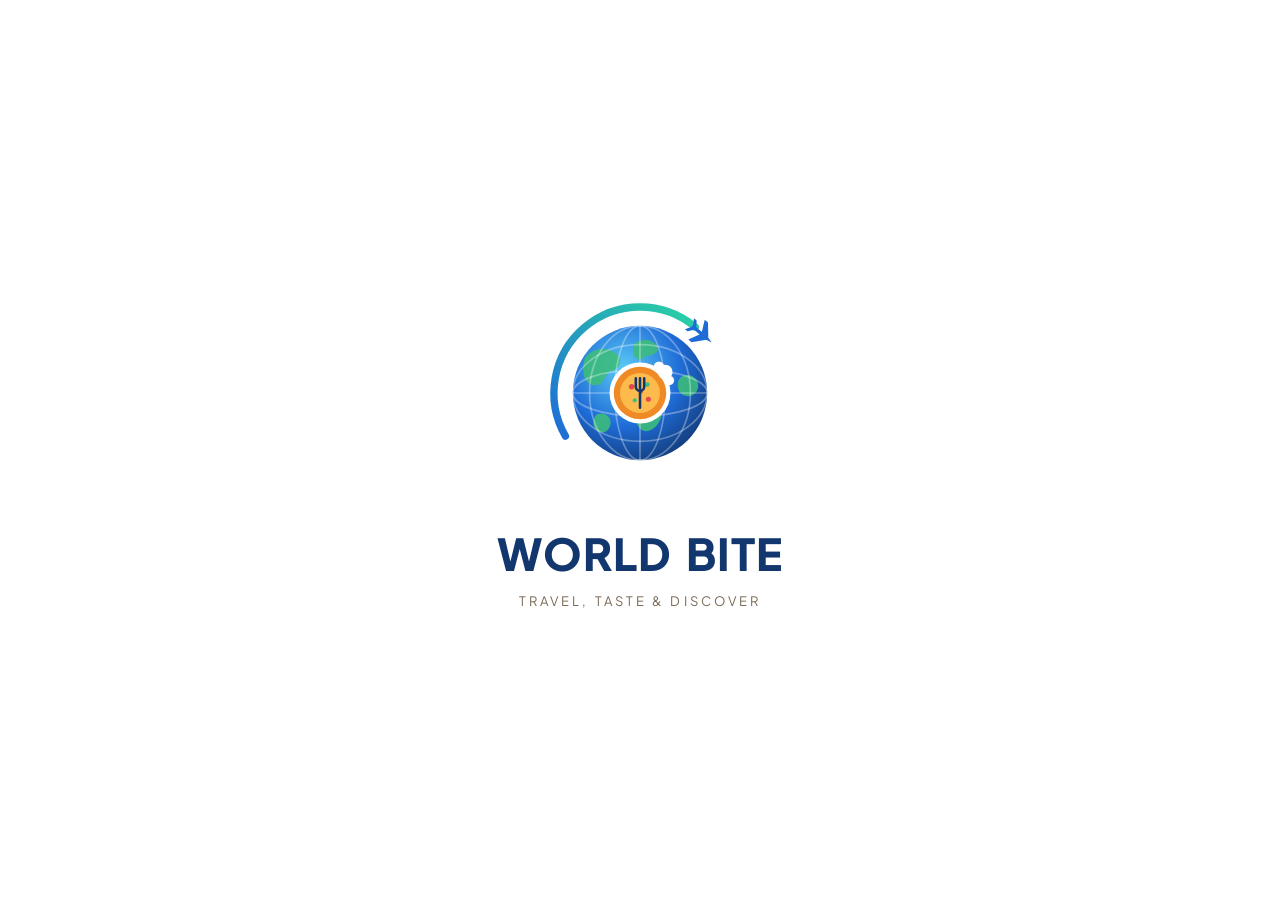
<file: app/src/main/assets/www/index.html>
<!DOCTYPE html>
<html lang="tr">
<head>
<meta charset="UTF-8">
<meta name="viewport" content="width=device-width, initial-scale=1, maximum-scale=1, viewport-fit=cover">
<meta name="theme-color" content="#ffffff">
<title>World Bite</title>
<link rel="preconnect" href="https://fonts.googleapis.com">
<link href="https://fonts.googleapis.com/css2?family=Plus+Jakarta+Sans:wght@400;500;600;700;800&display=swap" rel="stylesheet">
<link rel="stylesheet" href="lib/leaflet/leaflet.css">
<link rel="stylesheet" href="lib/maplibre/maplibre-gl.css">
<link rel="stylesheet" href="css/app.css">
</head>
<body>
<!-- 1. Splash: globe spins, plane orbits the other way, letters appear one by one (3 s) -->
<div id="splash" class="screen show">
  <div class="splash-logo" id="splashLogo"></div>
  <div class="splash-word" id="splashWord"></div>
  <div class="splash-tag" id="splashTag"></div>
</div>

<!-- 2. Onboarding -->
<div id="onboarding" class="screen"></div>

<!-- 3. Auth -->
<div id="auth" class="screen"></div>

<!-- 4. App -->
<div id="main" class="screen">
  <div id="views">
    <section class="view" id="v-explore"></section>
    <section class="view" id="v-travel"></section>
    <section class="view" id="v-pantry"></section>
    <section class="view" id="v-list"></section>
    <section class="view" id="v-settings"></section>
  </div>
  <nav id="tabbar"></nav>
</div>

<div id="overlays"></div>
<div id="sheet-wrap"><div id="sheet-bg"></div><div id="sheet"></div></div>
<div id="toast"></div>

<script src="lib/leaflet/leaflet.js"></script>
<script src="lib/maplibre/maplibre-gl.js"></script>
<script src="photos/photos.js"></script>
<script src="js/i18n.js"></script>
<script src="js/data.js"></script>
<script src="js/recipes.js"></script>
<script src="js/salads.js"></script>
<script src="js/sigrecipes.js"></script>
<script src="js/nutrition.js"></script>
<script src="js/ingredients.js"></script>
<script src="js/diet.js"></script>
<script src="js/sfx.js"></script>
<script src="js/voice.js"></script>
<script src="js/kitchen.js"></script>
<script src="js/planner.js"></script>
<script src="js/tips.js"></script>
<script src="js/cookflow.js"></script>
<script src="js/drinks.js"></script>
<script src="js/cities.js"></script>
<script src="js/characters.js"></script>
<script src="lib/topojson-client.min.js"></script>
<script src="js/worldmap.js"></script>
<script src="js/app.js"></script>
</body>
</html>
</file>
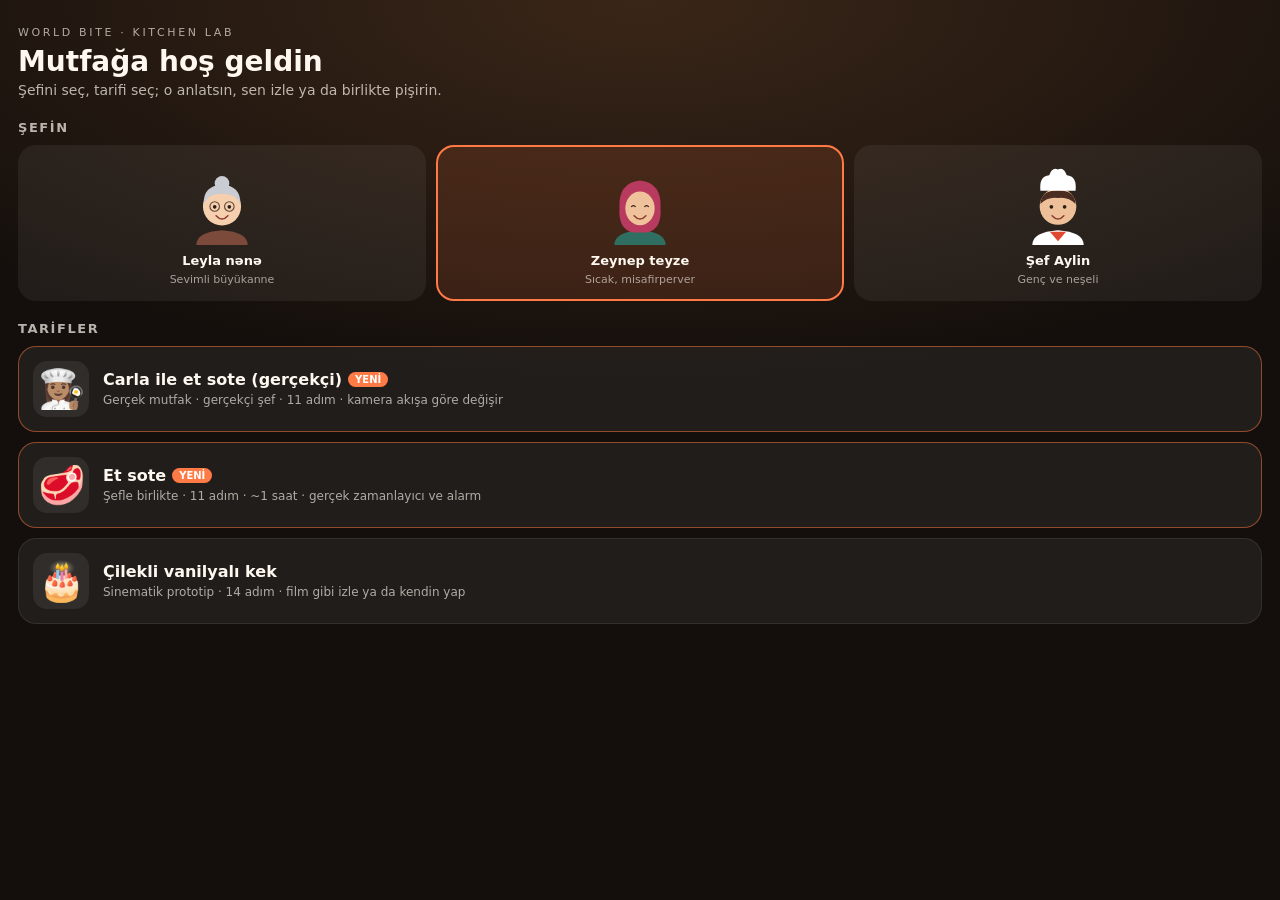
<file: kitchen-lab/app/src/main/assets/www/index.html>
<!DOCTYPE html>
<html lang="tr">
<head>
<meta charset="utf-8">
<meta name="viewport" content="width=device-width,initial-scale=1,maximum-scale=1,user-scalable=no,viewport-fit=cover">
<title>World Bite · Kitchen Lab</title>
<style>
*{box-sizing:border-box;margin:0;padding:0;-webkit-tap-highlight-color:transparent}
body{min-height:100vh;background:radial-gradient(120% 70% at 50% 0%,#3a2618 0%,#140f0c 60%);color:#fff8f0;font-family:system-ui,-apple-system,Roboto,sans-serif;padding:calc(env(safe-area-inset-top) + 26px) 18px 30px;user-select:none}
.k{font-size:11px;letter-spacing:.24em;opacity:.65}
h1{font-size:28px;margin:6px 0 4px;font-weight:800}
p.s{opacity:.7;font-size:14px;margin-bottom:22px}
h2{font-size:13px;letter-spacing:.12em;opacity:.7;margin:20px 0 10px;text-transform:uppercase}
.chefs{display:grid;grid-template-columns:repeat(3,1fr);gap:10px}
.chef{background:rgba(255,255,255,.06);border:2px solid transparent;border-radius:18px;padding:10px 6px 12px;text-align:center;transition:.2s}
.chef.on{border-color:#ff7a45;background:rgba(255,122,69,.14)}
.chef svg{width:74px;height:88px}
.chef b{display:block;font-size:13px;margin-top:4px}.chef small{font-size:11px;opacity:.6}
.card{display:flex;gap:14px;align-items:center;background:rgba(255,255,255,.06);border-radius:18px;padding:14px;margin-bottom:10px;border:1px solid rgba(255,255,255,.08)}
.card .e{font-size:38px;width:56px;height:56px;display:grid;place-items:center;background:rgba(255,255,255,.07);border-radius:14px}
.card b{font-size:16px}.card small{display:block;opacity:.65;font-size:12px;margin-top:3px;line-height:1.4}
.card.new{border-color:rgba(255,122,69,.5)}
.tag{font-size:10px;background:#ff7a45;color:#fff;padding:2px 7px;border-radius:99px;margin-left:6px;vertical-align:2px}
</style>
</head>
<body>
<div class="k">WORLD BITE · KITCHEN LAB</div>
<h1>Mutfağa hoş geldin</h1>
<p class="s">Şefini seç, tarifi seç; o anlatsın, sen izle ya da birlikte pişirin.</p>
<h2>Şefin</h2>
<div class="chefs" id="chefs"></div>
<h2>Tarifler</h2>
<div id="recipes"></div>
<script>
const CH=[['leyla','Leyla nənə','Sevimli büyükanne'],['zeynep','Zeynep teyze','Sıcak, misafirperver'],['aylin','Şef Aylin','Genç ve neşeli']];
const face={leyla:`<path d="M30 240 Q30 205 100 200 Q170 205 170 240 Z" fill="#7C4A3A"/><circle cx="100" cy="135" r="52" fill="#F5CFAE"/><path d="M50 130 Q48 78 100 76 Q152 78 150 130 Q140 100 100 100 Q60 100 50 130 Z" fill="#C9CCD3"/><circle cx="100" cy="72" r="20" fill="#C9CCD3"/><circle cx="80" cy="135" r="13" fill="none" stroke="#5B4636" stroke-width="3"/><circle cx="120" cy="135" r="13" fill="none" stroke="#5B4636" stroke-width="3"/><circle cx="80" cy="136" r="5" fill="#2B1D14"/><circle cx="120" cy="136" r="5" fill="#2B1D14"/>`,
aylin:`<path d="M30 240 Q30 205 100 200 Q170 205 170 240 Z" fill="#fff"/><path d="M78 204 L100 230 L122 204 Z" fill="#E0482F"/><circle cx="100" cy="135" r="50" fill="#EDC09A"/><path d="M52 128 Q54 92 100 90 Q146 92 148 128 Q128 108 100 112 Q72 108 52 128 Z" fill="#4A2C20"/><path d="M52 92 Q48 52 76 50 Q84 26 100 34 Q116 26 124 50 Q152 52 148 92 Z" fill="#fff"/><circle cx="82" cy="136" r="5" fill="#2B1D14"/><circle cx="118" cy="136" r="5" fill="#2B1D14"/>`,
zeynep:`<path d="M30 240 Q30 205 100 200 Q170 205 170 240 Z" fill="#2F6F62"/><path d="M44 140 Q40 70 100 64 Q160 70 156 140 Q160 196 120 206 L80 206 Q40 196 44 140 Z" fill="#B83A5E"/><ellipse cx="100" cy="140" rx="40" ry="46" fill="#EFC29C"/><path d="M76 136 Q82 129 88 136" fill="none" stroke="#2B1D14" stroke-width="3.5"/><path d="M112 136 Q118 129 124 136" fill="none" stroke="#2B1D14" stroke-width="3.5"/>`};
const mouth='<path d="M84 160 Q100 178 116 160" fill="none" stroke="#8A3B2E" stroke-width="4" stroke-linecap="round"/>';
let chef='zeynep'; try{chef=localStorage.getItem('lab_chef')||'zeynep'}catch(e){}
function drawChefs(){document.getElementById('chefs').innerHTML=CH.map(([id,n,t])=>`<div class="chef ${id===chef?'on':''}" data-id="${id}"><svg viewBox="0 0 200 240">${face[id]}${mouth}</svg><b>${n}</b><small>${t}</small></div>`).join('')}
drawChefs();
document.getElementById('chefs').onclick=e=>{const c=e.target.closest('.chef');if(!c)return;chef=c.dataset.id;try{localStorage.setItem('lab_chef',chef)}catch(e){}drawChefs()};
const R=[['chef.html?r=etsote&chef=carla','👩🏽‍🍳','Carla ile et sote (gerçekçi)','Gerçek mutfak · gerçekçi şef · 11 adım · kamera akışa göre değişir',true],['chef.html?r=etsote','🥩','Et sote','Şefle birlikte · 11 adım · ~1 saat · gerçek zamanlayıcı ve alarm',true],['cake.html','🎂','Çilekli vanilyalı kek','Sinematik prototip · 14 adım · film gibi izle ya da kendin yap']];
let PR=null;try{PR=JSON.parse(localStorage.getItem('lab_progress')||'null')}catch(e){}
const TM=(()=>{try{return JSON.parse(localStorage.getItem('lab_timers')||'[]').filter(t=>!t.dismissed)}catch(e){return[]}})();
const resumeHTML=(PR&&PR.step>0&&Date.now()-PR.at<6*3600e3)?`<div class="card new" data-u="chef.html?r=${PR.r}&chef=${PR.chef}&resume=1"><div class="e">▶️</div><div><b>Kaldığın yerden devam et</b><small>${({carla:'Carla',leyla:'Leyla nənə',zeynep:'Zeynep teyze',aylin:'Şef Aylin'})[PR.chef]||PR.chef} · Adım ${PR.step+1}${TM.length?' · ⏱ '+TM[0].label+(TM[0].fired?' hazır!':' sürüyor'):''}</small></div></div>`:'';
document.getElementById('recipes').innerHTML=resumeHTML+R.map(([u,e,n,d,nw])=>`<div class="card ${nw?'new':''}" data-u="${u}"><div class="e">${e}</div><div><b>${n}${nw?'<span class="tag">YENİ</span>':''}</b><small>${d}</small></div></div>`).join('');
const GH=location.search.includes('ghost')?'&ghost=1':'';if(GH)document.querySelector('h1').textContent='Mutfağa hoş geldin 👻';
document.getElementById('recipes').onclick=e=>{const c=e.target.closest('.card');if(c)location.href=(c.dataset.u.includes('chef=')?c.dataset.u:c.dataset.u+(c.dataset.u.includes('?')?'&':'?')+'chef='+chef)+(c.dataset.u.includes('?')||!c.dataset.u.includes('cake')?GH:'')};
window.LAB={back:()=>false};
</script>
</body>
</html>
</file>
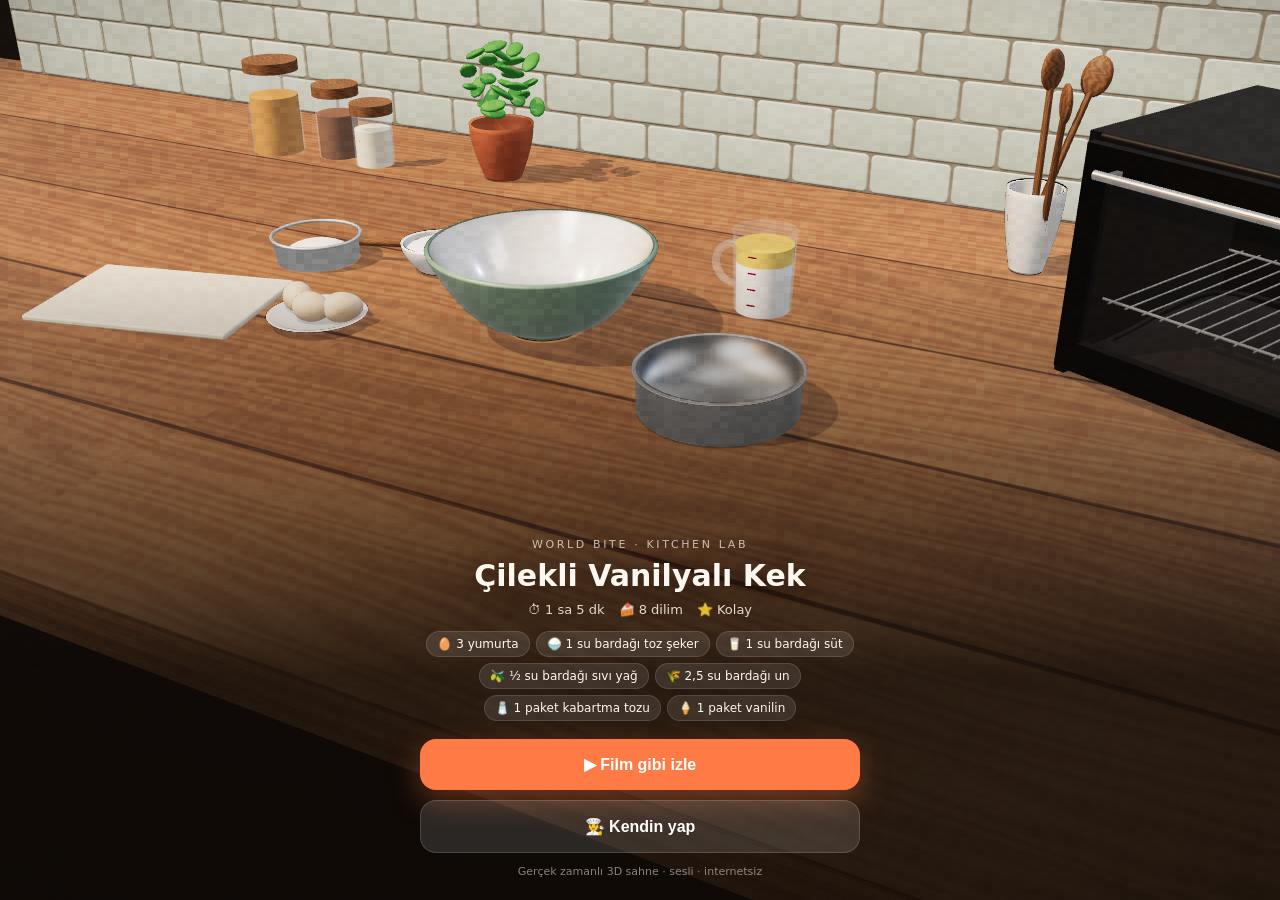
<file: kitchen-lab/app/src/main/assets/www/cake.html>
<!DOCTYPE html>
<html lang="tr">
<head>
<meta charset="utf-8">
<meta name="viewport" content="width=device-width,initial-scale=1,maximum-scale=1,user-scalable=no,viewport-fit=cover">
<title>World Bite · Kitchen Lab</title>
<link rel="stylesheet" href="css/lab.css">
<script type="importmap">{ "imports": { "three": "./lib/three.module.min.js" } }</script>
</head>
<body>
<canvas id="c"></canvas>
<div id="touch"></div>
<div class="vignette"></div>
<canvas id="grain" width="160" height="160"></canvas>
<div class="bars"><i></i><i></i></div>

<div id="loading"><div class="ld-ring"></div><p>Mutfak hazırlanıyor…</p></div>

<!-- HUD -->
<div id="hud" class="hide">
  <div class="top">
    <button class="ic" id="bExit" aria-label="Çık">✕</button>
    <div class="stepbox"><div class="stepn" id="stepN">1 / 14</div><div class="stept" id="stepT">Hazırlık</div>
      <div class="prog"><i id="progBar"></i></div></div>
    <button class="ic" id="bIng" aria-label="Malzemeler">📋</button>
    <button class="ic" id="bSound" aria-label="Ses">🔊</button>
  </div>
  <div id="badge" class="badge"></div>
  <div id="timer" class="timer hide"><div class="tm-ring"><svg viewBox="0 0 120 120"><circle cx="60" cy="60" r="54"/><circle id="tmArc" cx="60" cy="60" r="54"/></svg><div><b id="tmTxt">35:00</b><small id="tmSub">175°C · fırın</small></div></div>
    <div class="tm-btns"><button id="tmFast">⏩ Hızlandır</button></div></div>
  <div class="bottom">
    <div id="caption" class="caption"></div>
    <div id="hint" class="hint hide"><div class="gest" id="gest"></div><span id="hintT"></span></div>
    <div class="ctrl"><button id="bSkip" class="ghost">Atla ⏭</button></div>
  </div>
</div>

<!-- Start -->
<div id="start" class="panel hide">
  <div class="st-card">
    <div class="kicker">WORLD BITE · KITCHEN LAB</div>
    <h1>Çilekli Vanilyalı Kek</h1>
    <div class="meta"><span>⏱ 1 sa 5 dk</span><span>🍰 8 dilim</span><span>⭐ Kolay</span></div>
    <div class="chips" id="chips"></div>
    <button class="primary" id="bWatch">▶ Film gibi izle</button>
    <button class="secondary" id="bPlay">👩‍🍳 Kendin yap</button>
    <p class="note">Gerçek zamanlı 3D sahne · sesli · internetsiz</p>
  </div>
</div>

<!-- End -->
<div id="end" class="panel hide">
  <div class="st-card">
    <div class="big">🍰</div>
    <h1>Afiyet olsun!</h1>
    <p id="endTxt" class="sub"></p>
    <button class="primary" id="bAgain">↺ Baştan izle</button>
    <button class="secondary" id="bFree">🎥 Kameraya dokun ve döndür</button>
  </div>
</div>

<!-- Ingredients sheet -->
<div id="sheet" class="sheet hide"><div class="sh-card"><h3>Malzemeler</h3><ul id="ingList"></ul><button class="secondary" id="bShClose">Kapat</button></div></div>

<script type="module" src="js/main.js"></script>
</body>
</html>
</file>
<file: app/src/main/assets/www/lib/leaflet/leaflet.css>
/* required styles */

.leaflet-pane,
.leaflet-tile,
.leaflet-marker-icon,
.leaflet-marker-shadow,
.leaflet-tile-container,
.leaflet-pane > svg,
.leaflet-pane > canvas,
.leaflet-zoom-box,
.leaflet-image-layer,
.leaflet-layer {
	position: absolute;
	left: 0;
	top: 0;
	}
.leaflet-container {
	overflow: hidden;
	}
.leaflet-tile,
.leaflet-marker-icon,
.leaflet-marker-shadow {
	-webkit-user-select: none;
	   -moz-user-select: none;
	        user-select: none;
	  -webkit-user-drag: none;
	}
/* Prevents IE11 from highlighting tiles in blue */
.leaflet-tile::selection {
	background: transparent;
}
/* Safari renders non-retina tile on retina better with this, but Chrome is worse */
.leaflet-safari .leaflet-tile {
	image-rendering: -webkit-optimize-contrast;
	}
/* hack that prevents hw layers "stretching" when loading new tiles */
.leaflet-safari .leaflet-tile-container {
	width: 1600px;
	height: 1600px;
	-webkit-transform-origin: 0 0;
	}
.leaflet-marker-icon,
.leaflet-marker-shadow {
	display: block;
	}
/* .leaflet-container svg: reset svg max-width decleration shipped in Joomla! (joomla.org) 3.x */
/* .leaflet-container img: map is broken in FF if you have max-width: 100% on tiles */
.leaflet-container .leaflet-overlay-pane svg {
	max-width: none !important;
	max-height: none !important;
	}
.leaflet-container .leaflet-marker-pane img,
.leaflet-container .leaflet-shadow-pane img,
.leaflet-container .leaflet-tile-pane img,
.leaflet-container img.leaflet-image-layer,
.leaflet-container .leaflet-tile {
	max-width: none !important;
	max-height: none !important;
	width: auto;
	padding: 0;
	}

.leaflet-container img.leaflet-tile {
	/* See: https://bugs.chromium.org/p/chromium/issues/detail?id=600120 */
	mix-blend-mode: plus-lighter;
}

.leaflet-container.leaflet-touch-zoom {
	-ms-touch-action: pan-x pan-y;
	touch-action: pan-x pan-y;
	}
.leaflet-container.leaflet-touch-drag {
	-ms-touch-action: pinch-zoom;
	/* Fallback for FF which doesn't support pinch-zoom */
	touch-action: none;
	touch-action: pinch-zoom;
}
.leaflet-container.leaflet-touch-drag.leaflet-touch-zoom {
	-ms-touch-action: none;
	touch-action: none;
}
.leaflet-container {
	-webkit-tap-highlight-color: transparent;
}
.leaflet-container a {
	-webkit-tap-highlight-color: rgba(51, 181, 229, 0.4);
}
.leaflet-tile {
	filter: inherit;
	visibility: hidden;
	}
.leaflet-tile-loaded {
	visibility: inherit;
	}
.leaflet-zoom-box {
	width: 0;
	height: 0;
	-moz-box-sizing: border-box;
	     box-sizing: border-box;
	z-index: 800;
	}
/* workaround for https://bugzilla.mozilla.org/show_bug.cgi?id=888319 */
.leaflet-overlay-pane svg {
	-moz-user-select: none;
	}

.leaflet-pane         { z-index: 400; }

.leaflet-tile-pane    { z-index: 200; }
.leaflet-overlay-pane { z-index: 400; }
.leaflet-shadow-pane  { z-index: 500; }
.leaflet-marker-pane  { z-index: 600; }
.leaflet-tooltip-pane   { z-index: 650; }
.leaflet-popup-pane   { z-index: 700; }

.leaflet-map-pane canvas { z-index: 100; }
.leaflet-map-pane svg    { z-index: 200; }

.leaflet-vml-shape {
	width: 1px;
	height: 1px;
	}
.lvml {
	behavior: url(#default#VML);
	display: inline-block;
	position: absolute;
	}


/* control positioning */

.leaflet-control {
	position: relative;
	z-index: 800;
	pointer-events: visiblePainted; /* IE 9-10 doesn't have auto */
	pointer-events: auto;
	}
.leaflet-top,
.leaflet-bottom {
	position: absolute;
	z-index: 1000;
	pointer-events: none;
	}
.leaflet-top {
	top: 0;
	}
.leaflet-right {
	right: 0;
	}
.leaflet-bottom {
	bottom: 0;
	}
.leaflet-left {
	left: 0;
	}
.leaflet-control {
	float: left;
	clear: both;
	}
.leaflet-right .leaflet-control {
	float: right;
	}
.leaflet-top .leaflet-control {
	margin-top: 10px;
	}
.leaflet-bottom .leaflet-control {
	margin-bottom: 10px;
	}
.leaflet-left .leaflet-control {
	margin-left: 10px;
	}
.leaflet-right .leaflet-control {
	margin-right: 10px;
	}


/* zoom and fade animations */

.leaflet-fade-anim .leaflet-popup {
	opacity: 0;
	-webkit-transition: opacity 0.2s linear;
	   -moz-transition: opacity 0.2s linear;
	        transition: opacity 0.2s linear;
	}
.leaflet-fade-anim .leaflet-map-pane .leaflet-popup {
	opacity: 1;
	}
.leaflet-zoom-animated {
	-webkit-transform-origin: 0 0;
	    -ms-transform-origin: 0 0;
	        transform-origin: 0 0;
	}
svg.leaflet-zoom-animated {
	will-change: transform;
}

.leaflet-zoom-anim .leaflet-zoom-animated {
	-webkit-transition: -webkit-transform 0.25s cubic-bezier(0,0,0.25,1);
	   -moz-transition:    -moz-transform 0.25s cubic-bezier(0,0,0.25,1);
	        transition:         transform 0.25s cubic-bezier(0,0,0.25,1);
	}
.leaflet-zoom-anim .leaflet-tile,
.leaflet-pan-anim .leaflet-tile {
	-webkit-transition: none;
	   -moz-transition: none;
	        transition: none;
	}

.leaflet-zoom-anim .leaflet-zoom-hide {
	visibility: hidden;
	}


/* cursors */

.leaflet-interactive {
	cursor: pointer;
	}
.leaflet-grab {
	cursor: -webkit-grab;
	cursor:    -moz-grab;
	cursor:         grab;
	}
.leaflet-crosshair,
.leaflet-crosshair .leaflet-interactive {
	cursor: crosshair;
	}
.leaflet-popup-pane,
.leaflet-control {
	cursor: auto;
	}
.leaflet-dragging .leaflet-grab,
.leaflet-dragging .leaflet-grab .leaflet-interactive,
.leaflet-dragging .leaflet-marker-draggable {
	cursor: move;
	cursor: -webkit-grabbing;
	cursor:    -moz-grabbing;
	cursor:         grabbing;
	}

/* marker & overlays interactivity */
.leaflet-marker-icon,
.leaflet-marker-shadow,
.leaflet-image-layer,
.leaflet-pane > svg path,
.leaflet-tile-container {
	pointer-events: none;
	}

.leaflet-marker-icon.leaflet-interactive,
.leaflet-image-layer.leaflet-interactive,
.leaflet-pane > svg path.leaflet-interactive,
svg.leaflet-image-layer.leaflet-interactive path {
	pointer-events: visiblePainted; /* IE 9-10 doesn't have auto */
	pointer-events: auto;
	}

/* visual tweaks */

.leaflet-container {
	background: #ddd;
	outline-offset: 1px;
	}
.leaflet-container a {
	color: #0078A8;
	}
.leaflet-zoom-box {
	border: 2px dotted #38f;
	background: rgba(255,255,255,0.5);
	}


/* general typography */
.leaflet-container {
	font-family: "Helvetica Neue", Arial, Helvetica, sans-serif;
	font-size: 12px;
	font-size: 0.75rem;
	line-height: 1.5;
	}


/* general toolbar styles */

.leaflet-bar {
	box-shadow: 0 1px 5px rgba(0,0,0,0.65);
	border-radius: 4px;
	}
.leaflet-bar a {
	background-color: #fff;
	border-bottom: 1px solid #ccc;
	width: 26px;
	height: 26px;
	line-height: 26px;
	display: block;
	text-align: center;
	text-decoration: none;
	color: black;
	}
.leaflet-bar a,
.leaflet-control-layers-toggle {
	background-position: 50% 50%;
	background-repeat: no-repeat;
	display: block;
	}
.leaflet-bar a:hover,
.leaflet-bar a:focus {
	background-color: #f4f4f4;
	}
.leaflet-bar a:first-child {
	border-top-left-radius: 4px;
	border-top-right-radius: 4px;
	}
.leaflet-bar a:last-child {
	border-bottom-left-radius: 4px;
	border-bottom-right-radius: 4px;
	border-bottom: none;
	}
.leaflet-bar a.leaflet-disabled {
	cursor: default;
	background-color: #f4f4f4;
	color: #bbb;
	}

.leaflet-touch .leaflet-bar a {
	width: 30px;
	height: 30px;
	line-height: 30px;
	}
.leaflet-touch .leaflet-bar a:first-child {
	border-top-left-radius: 2px;
	border-top-right-radius: 2px;
	}
.leaflet-touch .leaflet-bar a:last-child {
	border-bottom-left-radius: 2px;
	border-bottom-right-radius: 2px;
	}

/* zoom control */

.leaflet-control-zoom-in,
.leaflet-control-zoom-out {
	font: bold 18px 'Lucida Console', Monaco, monospace;
	text-indent: 1px;
	}

.leaflet-touch .leaflet-control-zoom-in, .leaflet-touch .leaflet-control-zoom-out  {
	font-size: 22px;
	}


/* layers control */

.leaflet-control-layers {
	box-shadow: 0 1px 5px rgba(0,0,0,0.4);
	background: #fff;
	border-radius: 5px;
	}
.leaflet-control-layers-toggle {
	background-image: url(images/layers.png);
	width: 36px;
	height: 36px;
	}
.leaflet-retina .leaflet-control-layers-toggle {
	background-image: url(images/layers-2x.png);
	background-size: 26px 26px;
	}
.leaflet-touch .leaflet-control-layers-toggle {
	width: 44px;
	height: 44px;
	}
.leaflet-control-layers .leaflet-control-layers-list,
.leaflet-control-layers-expanded .leaflet-control-layers-toggle {
	display: none;
	}
.leaflet-control-layers-expanded .leaflet-control-layers-list {
	display: block;
	position: relative;
	}
.leaflet-control-layers-expanded {
	padding: 6px 10px 6px 6px;
	color: #333;
	background: #fff;
	}
.leaflet-control-layers-scrollbar {
	overflow-y: scroll;
	overflow-x: hidden;
	padding-right: 5px;
	}
.leaflet-control-layers-selector {
	margin-top: 2px;
	position: relative;
	top: 1px;
	}
.leaflet-control-layers label {
	display: block;
	font-size: 13px;
	font-size: 1.08333em;
	}
.leaflet-control-layers-separator {
	height: 0;
	border-top: 1px solid #ddd;
	margin: 5px -10px 5px -6px;
	}

/* Default icon URLs */
.leaflet-default-icon-path { /* used only in path-guessing heuristic, see L.Icon.Default */
	background-image: url(images/marker-icon.png);
	}


/* attribution and scale controls */

.leaflet-container .leaflet-control-attribution {
	background: #fff;
	background: rgba(255, 255, 255, 0.8);
	margin: 0;
	}
.leaflet-control-attribution,
.leaflet-control-scale-line {
	padding: 0 5px;
	color: #333;
	line-height: 1.4;
	}
.leaflet-control-attribution a {
	text-decoration: none;
	}
.leaflet-control-attribution a:hover,
.leaflet-control-attribution a:focus {
	text-decoration: underline;
	}
.leaflet-attribution-flag {
	display: inline !important;
	vertical-align: baseline !important;
	width: 1em;
	height: 0.6669em;
	}
.leaflet-left .leaflet-control-scale {
	margin-left: 5px;
	}
.leaflet-bottom .leaflet-control-scale {
	margin-bottom: 5px;
	}
.leaflet-control-scale-line {
	border: 2px solid #777;
	border-top: none;
	line-height: 1.1;
	padding: 2px 5px 1px;
	white-space: nowrap;
	-moz-box-sizing: border-box;
	     box-sizing: border-box;
	background: rgba(255, 255, 255, 0.8);
	text-shadow: 1px 1px #fff;
	}
.leaflet-control-scale-line:not(:first-child) {
	border-top: 2px solid #777;
	border-bottom: none;
	margin-top: -2px;
	}
.leaflet-control-scale-line:not(:first-child):not(:last-child) {
	border-bottom: 2px solid #777;
	}

.leaflet-touch .leaflet-control-attribution,
.leaflet-touch .leaflet-control-layers,
.leaflet-touch .leaflet-bar {
	box-shadow: none;
	}
.leaflet-touch .leaflet-control-layers,
.leaflet-touch .leaflet-bar {
	border: 2px solid rgba(0,0,0,0.2);
	background-clip: padding-box;
	}


/* popup */

.leaflet-popup {
	position: absolute;
	text-align: center;
	margin-bottom: 20px;
	}
.leaflet-popup-content-wrapper {
	padding: 1px;
	text-align: left;
	border-radius: 12px;
	}
.leaflet-popup-content {
	margin: 13px 24px 13px 20px;
	line-height: 1.3;
	font-size: 13px;
	font-size: 1.08333em;
	min-height: 1px;
	}
.leaflet-popup-content p {
	margin: 17px 0;
	margin: 1.3em 0;
	}
.leaflet-popup-tip-container {
	width: 40px;
	height: 20px;
	position: absolute;
	left: 50%;
	margin-top: -1px;
	margin-left: -20px;
	overflow: hidden;
	pointer-events: none;
	}
.leaflet-popup-tip {
	width: 17px;
	height: 17px;
	padding: 1px;

	margin: -10px auto 0;
	pointer-events: auto;

	-webkit-transform: rotate(45deg);
	   -moz-transform: rotate(45deg);
	    -ms-transform: rotate(45deg);
	        transform: rotate(45deg);
	}
.leaflet-popup-content-wrapper,
.leaflet-popup-tip {
	background: white;
	color: #333;
	box-shadow: 0 3px 14px rgba(0,0,0,0.4);
	}
.leaflet-container a.leaflet-popup-close-button {
	position: absolute;
	top: 0;
	right: 0;
	border: none;
	text-align: center;
	width: 24px;
	height: 24px;
	font: 16px/24px Tahoma, Verdana, sans-serif;
	color: #757575;
	text-decoration: none;
	background: transparent;
	}
.leaflet-container a.leaflet-popup-close-button:hover,
.leaflet-container a.leaflet-popup-close-button:focus {
	color: #585858;
	}
.leaflet-popup-scrolled {
	overflow: auto;
	}

.leaflet-oldie .leaflet-popup-content-wrapper {
	-ms-zoom: 1;
	}
.leaflet-oldie .leaflet-popup-tip {
	width: 24px;
	margin: 0 auto;

	-ms-filter: "progid:DXImageTransform.Microsoft.Matrix(M11=0.70710678, M12=0.70710678, M21=-0.70710678, M22=0.70710678)";
	filter: progid:DXImageTransform.Microsoft.Matrix(M11=0.70710678, M12=0.70710678, M21=-0.70710678, M22=0.70710678);
	}

.leaflet-oldie .leaflet-control-zoom,
.leaflet-oldie .leaflet-control-layers,
.leaflet-oldie .leaflet-popup-content-wrapper,
.leaflet-oldie .leaflet-popup-tip {
	border: 1px solid #999;
	}


/* div icon */

.leaflet-div-icon {
	background: #fff;
	border: 1px solid #666;
	}


/* Tooltip */
/* Base styles for the element that has a tooltip */
.leaflet-tooltip {
	position: absolute;
	padding: 6px;
	background-color: #fff;
	border: 1px solid #fff;
	border-radius: 3px;
	color: #222;
	white-space: nowrap;
	-webkit-user-select: none;
	-moz-user-select: none;
	-ms-user-select: none;
	user-select: none;
	pointer-events: none;
	box-shadow: 0 1px 3px rgba(0,0,0,0.4);
	}
.leaflet-tooltip.leaflet-interactive {
	cursor: pointer;
	pointer-events: auto;
	}
.leaflet-tooltip-top:before,
.leaflet-tooltip-bottom:before,
.leaflet-tooltip-left:before,
.leaflet-tooltip-right:before {
	position: absolute;
	pointer-events: none;
	border: 6px solid transparent;
	background: transparent;
	content: "";
	}

/* Directions */

.leaflet-tooltip-bottom {
	margin-top: 6px;
}
.leaflet-tooltip-top {
	margin-top: -6px;
}
.leaflet-tooltip-bottom:before,
.leaflet-tooltip-top:before {
	left: 50%;
	margin-left: -6px;
	}
.leaflet-tooltip-top:before {
	bottom: 0;
	margin-bottom: -12px;
	border-top-color: #fff;
	}
.leaflet-tooltip-bottom:before {
	top: 0;
	margin-top: -12px;
	margin-left: -6px;
	border-bottom-color: #fff;
	}
.leaflet-tooltip-left {
	margin-left: -6px;
}
.leaflet-tooltip-right {
	margin-left: 6px;
}
.leaflet-tooltip-left:before,
.leaflet-tooltip-right:before {
	top: 50%;
	margin-top: -6px;
	}
.leaflet-tooltip-left:before {
	right: 0;
	margin-right: -12px;
	border-left-color: #fff;
	}
.leaflet-tooltip-right:before {
	left: 0;
	margin-left: -12px;
	border-right-color: #fff;
	}

/* Printing */

@media print {
	/* Prevent printers from removing background-images of controls. */
	.leaflet-control {
		-webkit-print-color-adjust: exact;
		print-color-adjust: exact;
		}
	}
</file>
<file: app/src/main/assets/www/lib/maplibre/maplibre-gl.css>
.maplibregl-map{font:12px/20px Helvetica Neue,Arial,Helvetica,sans-serif;overflow:hidden;position:relative;-webkit-tap-highlight-color:rgb(0 0 0/0)}.maplibregl-canvas{left:0;position:absolute;top:0}.maplibregl-map:fullscreen{height:100%;width:100%}.maplibregl-ctrl-group button.maplibregl-ctrl-compass{touch-action:none}.maplibregl-canvas-container.maplibregl-interactive,.maplibregl-ctrl-group button.maplibregl-ctrl-compass{cursor:grab;-webkit-user-select:none;-moz-user-select:none;user-select:none}.maplibregl-canvas-container.maplibregl-interactive.maplibregl-track-pointer{cursor:pointer}.maplibregl-canvas-container.maplibregl-interactive:active,.maplibregl-ctrl-group button.maplibregl-ctrl-compass:active{cursor:grabbing}.maplibregl-canvas-container.maplibregl-touch-zoom-rotate,.maplibregl-canvas-container.maplibregl-touch-zoom-rotate .maplibregl-canvas{touch-action:pan-x pan-y}.maplibregl-canvas-container.maplibregl-touch-drag-pan,.maplibregl-canvas-container.maplibregl-touch-drag-pan .maplibregl-canvas{touch-action:pinch-zoom}.maplibregl-canvas-container.maplibregl-touch-zoom-rotate.maplibregl-touch-drag-pan,.maplibregl-canvas-container.maplibregl-touch-zoom-rotate.maplibregl-touch-drag-pan .maplibregl-canvas{touch-action:none}.maplibregl-canvas-container.maplibregl-touch-drag-pan.maplibregl-cooperative-gestures,.maplibregl-canvas-container.maplibregl-touch-drag-pan.maplibregl-cooperative-gestures .maplibregl-canvas{touch-action:pan-x pan-y}.maplibregl-ctrl-bottom-left,.maplibregl-ctrl-bottom-right,.maplibregl-ctrl-top-left,.maplibregl-ctrl-top-right{pointer-events:none;position:absolute;z-index:2}.maplibregl-ctrl-top-left{left:0;top:0}.maplibregl-ctrl-top-right{right:0;top:0}.maplibregl-ctrl-bottom-left{bottom:0;left:0}.maplibregl-ctrl-bottom-right{bottom:0;right:0}.maplibregl-ctrl{clear:both;pointer-events:auto;transform:translate(0)}.maplibregl-ctrl-top-left .maplibregl-ctrl{float:left;margin:10px 0 0 10px}.maplibregl-ctrl-top-right .maplibregl-ctrl{float:right;margin:10px 10px 0 0}.maplibregl-ctrl-bottom-left .maplibregl-ctrl{float:left;margin:0 0 10px 10px}.maplibregl-ctrl-bottom-right .maplibregl-ctrl{float:right;margin:0 10px 10px 0}.maplibregl-ctrl-group{background:#fff;border-radius:4px}.maplibregl-ctrl-group:not(:empty){box-shadow:0 0 0 2px rgba(0,0,0,.1)}@media (forced-colors:active){.maplibregl-ctrl-group:not(:empty){box-shadow:0 0 0 2px ButtonText}}.maplibregl-ctrl-group button{background-color:transparent;border:0;box-sizing:border-box;cursor:pointer;display:block;height:29px;outline:none;padding:0;width:29px}.maplibregl-ctrl-group button+button{border-top:1px solid #ddd}.maplibregl-ctrl button .maplibregl-ctrl-icon{background-position:50%;background-repeat:no-repeat;display:block;height:100%;width:100%}@media (forced-colors:active){.maplibregl-ctrl-icon{background-color:transparent}.maplibregl-ctrl-group button+button{border-top:1px solid ButtonText}}.maplibregl-ctrl button::-moz-focus-inner{border:0;padding:0}.maplibregl-ctrl-attrib-button:focus,.maplibregl-ctrl-group button:focus{box-shadow:0 0 2px 2px #0096ff}.maplibregl-ctrl button:disabled{cursor:not-allowed}.maplibregl-ctrl button:disabled .maplibregl-ctrl-icon{opacity:.25}@media (hover:hover){.maplibregl-ctrl button:not(:disabled):hover{background-color:rgba(0,0,0,.05)}}.maplibregl-ctrl button:not(:disabled):active{background-color:rgba(0,0,0,.05)}.maplibregl-ctrl-group button:focus:focus-visible{box-shadow:0 0 2px 2px #0096ff}.maplibregl-ctrl-group button:focus:not(:focus-visible){box-shadow:none}.maplibregl-ctrl-group button:focus:first-child{border-radius:4px 4px 0 0}.maplibregl-ctrl-group button:focus:last-child{border-radius:0 0 4px 4px}.maplibregl-ctrl-group button:focus:only-child{border-radius:inherit}.maplibregl-ctrl button.maplibregl-ctrl-zoom-out .maplibregl-ctrl-icon{background-image:url("data:image/svg+xml;charset=utf-8,%3Csvg xmlns='http://www.w3.org/2000/svg' width='29' height='29' fill='%23333' viewBox='0 0 29 29'%3E%3Cpath d='M10 13c-.75 0-1.5.75-1.5 1.5S9.25 16 10 16h9c.75 0 1.5-.75 1.5-1.5S19.75 13 19 13z'/%3E%3C/svg%3E")}.maplibregl-ctrl button.maplibregl-ctrl-zoom-in .maplibregl-ctrl-icon{background-image:url("data:image/svg+xml;charset=utf-8,%3Csvg xmlns='http://www.w3.org/2000/svg' width='29' height='29' fill='%23333' viewBox='0 0 29 29'%3E%3Cpath d='M14.5 8.5c-.75 0-1.5.75-1.5 1.5v3h-3c-.75 0-1.5.75-1.5 1.5S9.25 16 10 16h3v3c0 .75.75 1.5 1.5 1.5S16 19.75 16 19v-3h3c.75 0 1.5-.75 1.5-1.5S19.75 13 19 13h-3v-3c0-.75-.75-1.5-1.5-1.5'/%3E%3C/svg%3E")}@media (forced-colors:active){.maplibregl-ctrl button.maplibregl-ctrl-zoom-out .maplibregl-ctrl-icon{background-image:url("data:image/svg+xml;charset=utf-8,%3Csvg xmlns='http://www.w3.org/2000/svg' width='29' height='29' fill='%23fff' viewBox='0 0 29 29'%3E%3Cpath d='M10 13c-.75 0-1.5.75-1.5 1.5S9.25 16 10 16h9c.75 0 1.5-.75 1.5-1.5S19.75 13 19 13z'/%3E%3C/svg%3E")}.maplibregl-ctrl button.maplibregl-ctrl-zoom-in .maplibregl-ctrl-icon{background-image:url("data:image/svg+xml;charset=utf-8,%3Csvg xmlns='http://www.w3.org/2000/svg' width='29' height='29' fill='%23fff' viewBox='0 0 29 29'%3E%3Cpath d='M14.5 8.5c-.75 0-1.5.75-1.5 1.5v3h-3c-.75 0-1.5.75-1.5 1.5S9.25 16 10 16h3v3c0 .75.75 1.5 1.5 1.5S16 19.75 16 19v-3h3c.75 0 1.5-.75 1.5-1.5S19.75 13 19 13h-3v-3c0-.75-.75-1.5-1.5-1.5'/%3E%3C/svg%3E")}}@media (forced-colors:active) and (prefers-color-scheme:light){.maplibregl-ctrl button.maplibregl-ctrl-zoom-out .maplibregl-ctrl-icon{background-image:url("data:image/svg+xml;charset=utf-8,%3Csvg xmlns='http://www.w3.org/2000/svg' width='29' height='29' viewBox='0 0 29 29'%3E%3Cpath d='M10 13c-.75 0-1.5.75-1.5 1.5S9.25 16 10 16h9c.75 0 1.5-.75 1.5-1.5S19.75 13 19 13z'/%3E%3C/svg%3E")}.maplibregl-ctrl button.maplibregl-ctrl-zoom-in .maplibregl-ctrl-icon{background-image:url("data:image/svg+xml;charset=utf-8,%3Csvg xmlns='http://www.w3.org/2000/svg' width='29' height='29' viewBox='0 0 29 29'%3E%3Cpath d='M14.5 8.5c-.75 0-1.5.75-1.5 1.5v3h-3c-.75 0-1.5.75-1.5 1.5S9.25 16 10 16h3v3c0 .75.75 1.5 1.5 1.5S16 19.75 16 19v-3h3c.75 0 1.5-.75 1.5-1.5S19.75 13 19 13h-3v-3c0-.75-.75-1.5-1.5-1.5'/%3E%3C/svg%3E")}}.maplibregl-ctrl button.maplibregl-ctrl-fullscreen .maplibregl-ctrl-icon{background-image:url("data:image/svg+xml;charset=utf-8,%3Csvg xmlns='http://www.w3.org/2000/svg' width='29' height='29' fill='%23333' viewBox='0 0 29 29'%3E%3Cpath d='M24 16v5.5c0 1.75-.75 2.5-2.5 2.5H16v-1l3-1.5-4-5.5 1-1 5.5 4 1.5-3zM6 16l1.5 3 5.5-4 1 1-4 5.5 3 1.5v1H7.5C5.75 24 5 23.25 5 21.5V16zm7-11v1l-3 1.5 4 5.5-1 1-5.5-4L6 13H5V7.5C5 5.75 5.75 5 7.5 5zm11 2.5c0-1.75-.75-2.5-2.5-2.5H16v1l3 1.5-4 5.5 1 1 5.5-4 1.5 3h1z'/%3E%3C/svg%3E")}.maplibregl-ctrl button.maplibregl-ctrl-shrink .maplibregl-ctrl-icon{background-image:url("data:image/svg+xml;charset=utf-8,%3Csvg xmlns='http://www.w3.org/2000/svg' width='29' height='29' viewBox='0 0 29 29'%3E%3Cpath d='M18.5 16c-1.75 0-2.5.75-2.5 2.5V24h1l1.5-3 5.5 4 1-1-4-5.5 3-1.5v-1zM13 18.5c0-1.75-.75-2.5-2.5-2.5H5v1l3 1.5L4 24l1 1 5.5-4 1.5 3h1zm3-8c0 1.75.75 2.5 2.5 2.5H24v-1l-3-1.5L25 5l-1-1-5.5 4L17 5h-1zM10.5 13c1.75 0 2.5-.75 2.5-2.5V5h-1l-1.5 3L5 4 4 5l4 5.5L5 12v1z'/%3E%3C/svg%3E")}@media (forced-colors:active){.maplibregl-ctrl button.maplibregl-ctrl-fullscreen .maplibregl-ctrl-icon{background-image:url("data:image/svg+xml;charset=utf-8,%3Csvg xmlns='http://www.w3.org/2000/svg' width='29' height='29' fill='%23fff' viewBox='0 0 29 29'%3E%3Cpath d='M24 16v5.5c0 1.75-.75 2.5-2.5 2.5H16v-1l3-1.5-4-5.5 1-1 5.5 4 1.5-3zM6 16l1.5 3 5.5-4 1 1-4 5.5 3 1.5v1H7.5C5.75 24 5 23.25 5 21.5V16zm7-11v1l-3 1.5 4 5.5-1 1-5.5-4L6 13H5V7.5C5 5.75 5.75 5 7.5 5zm11 2.5c0-1.75-.75-2.5-2.5-2.5H16v1l3 1.5-4 5.5 1 1 5.5-4 1.5 3h1z'/%3E%3C/svg%3E")}.maplibregl-ctrl button.maplibregl-ctrl-shrink .maplibregl-ctrl-icon{background-image:url("data:image/svg+xml;charset=utf-8,%3Csvg xmlns='http://www.w3.org/2000/svg' width='29' height='29' fill='%23fff' viewBox='0 0 29 29'%3E%3Cpath d='M18.5 16c-1.75 0-2.5.75-2.5 2.5V24h1l1.5-3 5.5 4 1-1-4-5.5 3-1.5v-1zM13 18.5c0-1.75-.75-2.5-2.5-2.5H5v1l3 1.5L4 24l1 1 5.5-4 1.5 3h1zm3-8c0 1.75.75 2.5 2.5 2.5H24v-1l-3-1.5L25 5l-1-1-5.5 4L17 5h-1zM10.5 13c1.75 0 2.5-.75 2.5-2.5V5h-1l-1.5 3L5 4 4 5l4 5.5L5 12v1z'/%3E%3C/svg%3E")}}@media (forced-colors:active) and (prefers-color-scheme:light){.maplibregl-ctrl button.maplibregl-ctrl-fullscreen .maplibregl-ctrl-icon{background-image:url("data:image/svg+xml;charset=utf-8,%3Csvg xmlns='http://www.w3.org/2000/svg' width='29' height='29' viewBox='0 0 29 29'%3E%3Cpath d='M24 16v5.5c0 1.75-.75 2.5-2.5 2.5H16v-1l3-1.5-4-5.5 1-1 5.5 4 1.5-3zM6 16l1.5 3 5.5-4 1 1-4 5.5 3 1.5v1H7.5C5.75 24 5 23.25 5 21.5V16zm7-11v1l-3 1.5 4 5.5-1 1-5.5-4L6 13H5V7.5C5 5.75 5.75 5 7.5 5zm11 2.5c0-1.75-.75-2.5-2.5-2.5H16v1l3 1.5-4 5.5 1 1 5.5-4 1.5 3h1z'/%3E%3C/svg%3E")}.maplibregl-ctrl button.maplibregl-ctrl-shrink .maplibregl-ctrl-icon{background-image:url("data:image/svg+xml;charset=utf-8,%3Csvg xmlns='http://www.w3.org/2000/svg' width='29' height='29' viewBox='0 0 29 29'%3E%3Cpath d='M18.5 16c-1.75 0-2.5.75-2.5 2.5V24h1l1.5-3 5.5 4 1-1-4-5.5 3-1.5v-1zM13 18.5c0-1.75-.75-2.5-2.5-2.5H5v1l3 1.5L4 24l1 1 5.5-4 1.5 3h1zm3-8c0 1.75.75 2.5 2.5 2.5H24v-1l-3-1.5L25 5l-1-1-5.5 4L17 5h-1zM10.5 13c1.75 0 2.5-.75 2.5-2.5V5h-1l-1.5 3L5 4 4 5l4 5.5L5 12v1z'/%3E%3C/svg%3E")}}.maplibregl-ctrl button.maplibregl-ctrl-compass .maplibregl-ctrl-icon{background-image:url("data:image/svg+xml;charset=utf-8,%3Csvg xmlns='http://www.w3.org/2000/svg' width='29' height='29' fill='%23333' viewBox='0 0 29 29'%3E%3Cpath d='m10.5 14 4-8 4 8z'/%3E%3Cpath fill='%23ccc' d='m10.5 16 4 8 4-8z'/%3E%3C/svg%3E")}@media (forced-colors:active){.maplibregl-ctrl button.maplibregl-ctrl-compass .maplibregl-ctrl-icon{background-image:url("data:image/svg+xml;charset=utf-8,%3Csvg xmlns='http://www.w3.org/2000/svg' width='29' height='29' fill='%23fff' viewBox='0 0 29 29'%3E%3Cpath d='m10.5 14 4-8 4 8z'/%3E%3Cpath fill='%23ccc' d='m10.5 16 4 8 4-8z'/%3E%3C/svg%3E")}}@media (forced-colors:active) and (prefers-color-scheme:light){.maplibregl-ctrl button.maplibregl-ctrl-compass .maplibregl-ctrl-icon{background-image:url("data:image/svg+xml;charset=utf-8,%3Csvg xmlns='http://www.w3.org/2000/svg' width='29' height='29' viewBox='0 0 29 29'%3E%3Cpath d='m10.5 14 4-8 4 8z'/%3E%3Cpath fill='%23ccc' d='m10.5 16 4 8 4-8z'/%3E%3C/svg%3E")}}.maplibregl-ctrl button.maplibregl-ctrl-globe .maplibregl-ctrl-icon{background-image:url("data:image/svg+xml;charset=utf-8,%3Csvg xmlns='http://www.w3.org/2000/svg' width='22' height='22' fill='none' stroke='%23333' viewBox='0 0 22 22'%3E%3Ccircle cx='11' cy='11' r='8.5'/%3E%3Cpath d='M17.5 11c0 4.819-3.02 8.5-6.5 8.5S4.5 15.819 4.5 11 7.52 2.5 11 2.5s6.5 3.681 6.5 8.5Z'/%3E%3Cpath d='M13.5 11c0 2.447-.331 4.64-.853 6.206-.262.785-.562 1.384-.872 1.777-.314.399-.58.517-.775.517s-.461-.118-.775-.517c-.31-.393-.61-.992-.872-1.777C8.831 15.64 8.5 13.446 8.5 11s.331-4.64.853-6.206c.262-.785.562-1.384.872-1.777.314-.399.58-.517.775-.517s.461.118.775.517c.31.393.61.992.872 1.777.522 1.565.853 3.76.853 6.206Z'/%3E%3Cpath d='M11 7.5c-1.909 0-3.622-.166-4.845-.428-.616-.132-1.08-.283-1.379-.434a1.3 1.3 0 0 1-.224-.138q.07-.058.224-.138c.299-.151.763-.302 1.379-.434C7.378 5.666 9.091 5.5 11 5.5s3.622.166 4.845.428c.616.132 1.08.283 1.379.434.105.053.177.1.224.138q-.07.058-.224.138c-.299.151-.763.302-1.379.434-1.223.262-2.936.428-4.845.428ZM4.486 6.436ZM11 16.5c-1.909 0-3.622-.166-4.845-.428-.616-.132-1.08-.283-1.379-.434a1.3 1.3 0 0 1-.224-.138 1.3 1.3 0 0 1 .224-.138c.299-.151.763-.302 1.379-.434C7.378 14.666 9.091 14.5 11 14.5s3.622.166 4.845.428c.616.132 1.08.283 1.379.434.105.053.177.1.224.138a1.3 1.3 0 0 1-.224.138c-.299.151-.763.302-1.379.434-1.223.262-2.936.428-4.845.428Zm-6.514-1.064ZM11 12.5c-2.46 0-4.672-.222-6.255-.574-.796-.177-1.406-.38-1.805-.59a1.5 1.5 0 0 1-.39-.272.3.3 0 0 1-.047-.064.3.3 0 0 1 .048-.064c.066-.073.189-.167.389-.272.399-.21 1.009-.413 1.805-.59C6.328 9.722 8.54 9.5 11 9.5s4.672.222 6.256.574c.795.177 1.405.38 1.804.59.2.105.323.2.39.272a.3.3 0 0 1 .047.064.3.3 0 0 1-.048.064 1.4 1.4 0 0 1-.389.272c-.399.21-1.009.413-1.804.59-1.584.352-3.796.574-6.256.574Zm-8.501-1.51v.002zm0 .018v.002zm17.002.002v-.002zm0-.018v-.002z'/%3E%3C/svg%3E")}.maplibregl-ctrl button.maplibregl-ctrl-globe-enabled .maplibregl-ctrl-icon{background-image:url("data:image/svg+xml;charset=utf-8,%3Csvg xmlns='http://www.w3.org/2000/svg' width='22' height='22' fill='none' stroke='%2333b5e5' viewBox='0 0 22 22'%3E%3Ccircle cx='11' cy='11' r='8.5'/%3E%3Cpath d='M17.5 11c0 4.819-3.02 8.5-6.5 8.5S4.5 15.819 4.5 11 7.52 2.5 11 2.5s6.5 3.681 6.5 8.5Z'/%3E%3Cpath d='M13.5 11c0 2.447-.331 4.64-.853 6.206-.262.785-.562 1.384-.872 1.777-.314.399-.58.517-.775.517s-.461-.118-.775-.517c-.31-.393-.61-.992-.872-1.777C8.831 15.64 8.5 13.446 8.5 11s.331-4.64.853-6.206c.262-.785.562-1.384.872-1.777.314-.399.58-.517.775-.517s.461.118.775.517c.31.393.61.992.872 1.777.522 1.565.853 3.76.853 6.206Z'/%3E%3Cpath d='M11 7.5c-1.909 0-3.622-.166-4.845-.428-.616-.132-1.08-.283-1.379-.434a1.3 1.3 0 0 1-.224-.138q.07-.058.224-.138c.299-.151.763-.302 1.379-.434C7.378 5.666 9.091 5.5 11 5.5s3.622.166 4.845.428c.616.132 1.08.283 1.379.434.105.053.177.1.224.138q-.07.058-.224.138c-.299.151-.763.302-1.379.434-1.223.262-2.936.428-4.845.428ZM4.486 6.436ZM11 16.5c-1.909 0-3.622-.166-4.845-.428-.616-.132-1.08-.283-1.379-.434a1.3 1.3 0 0 1-.224-.138 1.3 1.3 0 0 1 .224-.138c.299-.151.763-.302 1.379-.434C7.378 14.666 9.091 14.5 11 14.5s3.622.166 4.845.428c.616.132 1.08.283 1.379.434.105.053.177.1.224.138a1.3 1.3 0 0 1-.224.138c-.299.151-.763.302-1.379.434-1.223.262-2.936.428-4.845.428Zm-6.514-1.064ZM11 12.5c-2.46 0-4.672-.222-6.255-.574-.796-.177-1.406-.38-1.805-.59a1.5 1.5 0 0 1-.39-.272.3.3 0 0 1-.047-.064.3.3 0 0 1 .048-.064c.066-.073.189-.167.389-.272.399-.21 1.009-.413 1.805-.59C6.328 9.722 8.54 9.5 11 9.5s4.672.222 6.256.574c.795.177 1.405.38 1.804.59.2.105.323.2.39.272a.3.3 0 0 1 .047.064.3.3 0 0 1-.048.064 1.4 1.4 0 0 1-.389.272c-.399.21-1.009.413-1.804.59-1.584.352-3.796.574-6.256.574Zm-8.501-1.51v.002zm0 .018v.002zm17.002.002v-.002zm0-.018v-.002z'/%3E%3C/svg%3E")}.maplibregl-ctrl button.maplibregl-ctrl-terrain .maplibregl-ctrl-icon{background-image:url("data:image/svg+xml;charset=utf-8,%3Csvg xmlns='http://www.w3.org/2000/svg' width='22' height='22' fill='%23333' viewBox='0 0 22 22'%3E%3Cpath d='m1.754 13.406 4.453-4.851 3.09 3.09 3.281 3.277.969-.969-3.309-3.312 3.844-4.121 6.148 6.886h1.082v-.855l-7.207-8.07-4.84 5.187L6.169 6.57l-5.48 5.965v.871ZM.688 16.844h20.625v1.375H.688Zm0 0'/%3E%3C/svg%3E")}.maplibregl-ctrl button.maplibregl-ctrl-terrain-enabled .maplibregl-ctrl-icon{background-image:url("data:image/svg+xml;charset=utf-8,%3Csvg xmlns='http://www.w3.org/2000/svg' width='22' height='22' fill='%2333b5e5' viewBox='0 0 22 22'%3E%3Cpath d='m1.754 13.406 4.453-4.851 3.09 3.09 3.281 3.277.969-.969-3.309-3.312 3.844-4.121 6.148 6.886h1.082v-.855l-7.207-8.07-4.84 5.187L6.169 6.57l-5.48 5.965v.871ZM.688 16.844h20.625v1.375H.688Zm0 0'/%3E%3C/svg%3E")}.maplibregl-ctrl button.maplibregl-ctrl-geolocate .maplibregl-ctrl-icon{background-image:url("data:image/svg+xml;charset=utf-8,%3Csvg xmlns='http://www.w3.org/2000/svg' width='29' height='29' fill='%23333' viewBox='0 0 20 20'%3E%3Cpath d='M10 4C9 4 9 5 9 5v.1A5 5 0 0 0 5.1 9H5s-1 0-1 1 1 1 1 1h.1A5 5 0 0 0 9 14.9v.1s0 1 1 1 1-1 1-1v-.1a5 5 0 0 0 3.9-3.9h.1s1 0 1-1-1-1-1-1h-.1A5 5 0 0 0 11 5.1V5s0-1-1-1m0 2.5a3.5 3.5 0 1 1 0 7 3.5 3.5 0 1 1 0-7'/%3E%3Ccircle cx='10' cy='10' r='2'/%3E%3C/svg%3E")}.maplibregl-ctrl button.maplibregl-ctrl-geolocate:disabled .maplibregl-ctrl-icon{background-image:url("data:image/svg+xml;charset=utf-8,%3Csvg xmlns='http://www.w3.org/2000/svg' width='29' height='29' fill='%23aaa' viewBox='0 0 20 20'%3E%3Cpath d='M10 4C9 4 9 5 9 5v.1A5 5 0 0 0 5.1 9H5s-1 0-1 1 1 1 1 1h.1A5 5 0 0 0 9 14.9v.1s0 1 1 1 1-1 1-1v-.1a5 5 0 0 0 3.9-3.9h.1s1 0 1-1-1-1-1-1h-.1A5 5 0 0 0 11 5.1V5s0-1-1-1m0 2.5a3.5 3.5 0 1 1 0 7 3.5 3.5 0 1 1 0-7'/%3E%3Ccircle cx='10' cy='10' r='2'/%3E%3Cpath fill='red' d='m14 5 1 1-9 9-1-1z'/%3E%3C/svg%3E")}.maplibregl-ctrl button.maplibregl-ctrl-geolocate.maplibregl-ctrl-geolocate-active .maplibregl-ctrl-icon{background-image:url("data:image/svg+xml;charset=utf-8,%3Csvg xmlns='http://www.w3.org/2000/svg' width='29' height='29' fill='%2333b5e5' viewBox='0 0 20 20'%3E%3Cpath d='M10 4C9 4 9 5 9 5v.1A5 5 0 0 0 5.1 9H5s-1 0-1 1 1 1 1 1h.1A5 5 0 0 0 9 14.9v.1s0 1 1 1 1-1 1-1v-.1a5 5 0 0 0 3.9-3.9h.1s1 0 1-1-1-1-1-1h-.1A5 5 0 0 0 11 5.1V5s0-1-1-1m0 2.5a3.5 3.5 0 1 1 0 7 3.5 3.5 0 1 1 0-7'/%3E%3Ccircle cx='10' cy='10' r='2'/%3E%3C/svg%3E")}.maplibregl-ctrl button.maplibregl-ctrl-geolocate.maplibregl-ctrl-geolocate-active-error .maplibregl-ctrl-icon{background-image:url("data:image/svg+xml;charset=utf-8,%3Csvg xmlns='http://www.w3.org/2000/svg' width='29' height='29' fill='%23e58978' viewBox='0 0 20 20'%3E%3Cpath d='M10 4C9 4 9 5 9 5v.1A5 5 0 0 0 5.1 9H5s-1 0-1 1 1 1 1 1h.1A5 5 0 0 0 9 14.9v.1s0 1 1 1 1-1 1-1v-.1a5 5 0 0 0 3.9-3.9h.1s1 0 1-1-1-1-1-1h-.1A5 5 0 0 0 11 5.1V5s0-1-1-1m0 2.5a3.5 3.5 0 1 1 0 7 3.5 3.5 0 1 1 0-7'/%3E%3Ccircle cx='10' cy='10' r='2'/%3E%3C/svg%3E")}.maplibregl-ctrl button.maplibregl-ctrl-geolocate.maplibregl-ctrl-geolocate-background .maplibregl-ctrl-icon{background-image:url("data:image/svg+xml;charset=utf-8,%3Csvg xmlns='http://www.w3.org/2000/svg' width='29' height='29' fill='%2333b5e5' viewBox='0 0 20 20'%3E%3Cpath d='M10 4C9 4 9 5 9 5v.1A5 5 0 0 0 5.1 9H5s-1 0-1 1 1 1 1 1h.1A5 5 0 0 0 9 14.9v.1s0 1 1 1 1-1 1-1v-.1a5 5 0 0 0 3.9-3.9h.1s1 0 1-1-1-1-1-1h-.1A5 5 0 0 0 11 5.1V5s0-1-1-1m0 2.5a3.5 3.5 0 1 1 0 7 3.5 3.5 0 1 1 0-7'/%3E%3C/svg%3E")}.maplibregl-ctrl button.maplibregl-ctrl-geolocate.maplibregl-ctrl-geolocate-background-error .maplibregl-ctrl-icon{background-image:url("data:image/svg+xml;charset=utf-8,%3Csvg xmlns='http://www.w3.org/2000/svg' width='29' height='29' fill='%23e54e33' viewBox='0 0 20 20'%3E%3Cpath d='M10 4C9 4 9 5 9 5v.1A5 5 0 0 0 5.1 9H5s-1 0-1 1 1 1 1 1h.1A5 5 0 0 0 9 14.9v.1s0 1 1 1 1-1 1-1v-.1a5 5 0 0 0 3.9-3.9h.1s1 0 1-1-1-1-1-1h-.1A5 5 0 0 0 11 5.1V5s0-1-1-1m0 2.5a3.5 3.5 0 1 1 0 7 3.5 3.5 0 1 1 0-7'/%3E%3C/svg%3E")}.maplibregl-ctrl button.maplibregl-ctrl-geolocate.maplibregl-ctrl-geolocate-waiting .maplibregl-ctrl-icon{animation:maplibregl-spin 2s linear infinite}@media (forced-colors:active){.maplibregl-ctrl button.maplibregl-ctrl-geolocate .maplibregl-ctrl-icon{background-image:url("data:image/svg+xml;charset=utf-8,%3Csvg xmlns='http://www.w3.org/2000/svg' width='29' height='29' fill='%23fff' viewBox='0 0 20 20'%3E%3Cpath d='M10 4C9 4 9 5 9 5v.1A5 5 0 0 0 5.1 9H5s-1 0-1 1 1 1 1 1h.1A5 5 0 0 0 9 14.9v.1s0 1 1 1 1-1 1-1v-.1a5 5 0 0 0 3.9-3.9h.1s1 0 1-1-1-1-1-1h-.1A5 5 0 0 0 11 5.1V5s0-1-1-1m0 2.5a3.5 3.5 0 1 1 0 7 3.5 3.5 0 1 1 0-7'/%3E%3Ccircle cx='10' cy='10' r='2'/%3E%3C/svg%3E")}.maplibregl-ctrl button.maplibregl-ctrl-geolocate:disabled .maplibregl-ctrl-icon{background-image:url("data:image/svg+xml;charset=utf-8,%3Csvg xmlns='http://www.w3.org/2000/svg' width='29' height='29' fill='%23999' viewBox='0 0 20 20'%3E%3Cpath d='M10 4C9 4 9 5 9 5v.1A5 5 0 0 0 5.1 9H5s-1 0-1 1 1 1 1 1h.1A5 5 0 0 0 9 14.9v.1s0 1 1 1 1-1 1-1v-.1a5 5 0 0 0 3.9-3.9h.1s1 0 1-1-1-1-1-1h-.1A5 5 0 0 0 11 5.1V5s0-1-1-1m0 2.5a3.5 3.5 0 1 1 0 7 3.5 3.5 0 1 1 0-7'/%3E%3Ccircle cx='10' cy='10' r='2'/%3E%3Cpath fill='red' d='m14 5 1 1-9 9-1-1z'/%3E%3C/svg%3E")}.maplibregl-ctrl button.maplibregl-ctrl-geolocate.maplibregl-ctrl-geolocate-active .maplibregl-ctrl-icon{background-image:url("data:image/svg+xml;charset=utf-8,%3Csvg xmlns='http://www.w3.org/2000/svg' width='29' height='29' fill='%2333b5e5' viewBox='0 0 20 20'%3E%3Cpath d='M10 4C9 4 9 5 9 5v.1A5 5 0 0 0 5.1 9H5s-1 0-1 1 1 1 1 1h.1A5 5 0 0 0 9 14.9v.1s0 1 1 1 1-1 1-1v-.1a5 5 0 0 0 3.9-3.9h.1s1 0 1-1-1-1-1-1h-.1A5 5 0 0 0 11 5.1V5s0-1-1-1m0 2.5a3.5 3.5 0 1 1 0 7 3.5 3.5 0 1 1 0-7'/%3E%3Ccircle cx='10' cy='10' r='2'/%3E%3C/svg%3E")}.maplibregl-ctrl button.maplibregl-ctrl-geolocate.maplibregl-ctrl-geolocate-active-error .maplibregl-ctrl-icon{background-image:url("data:image/svg+xml;charset=utf-8,%3Csvg xmlns='http://www.w3.org/2000/svg' width='29' height='29' fill='%23e58978' viewBox='0 0 20 20'%3E%3Cpath d='M10 4C9 4 9 5 9 5v.1A5 5 0 0 0 5.1 9H5s-1 0-1 1 1 1 1 1h.1A5 5 0 0 0 9 14.9v.1s0 1 1 1 1-1 1-1v-.1a5 5 0 0 0 3.9-3.9h.1s1 0 1-1-1-1-1-1h-.1A5 5 0 0 0 11 5.1V5s0-1-1-1m0 2.5a3.5 3.5 0 1 1 0 7 3.5 3.5 0 1 1 0-7'/%3E%3Ccircle cx='10' cy='10' r='2'/%3E%3C/svg%3E")}.maplibregl-ctrl button.maplibregl-ctrl-geolocate.maplibregl-ctrl-geolocate-background .maplibregl-ctrl-icon{background-image:url("data:image/svg+xml;charset=utf-8,%3Csvg xmlns='http://www.w3.org/2000/svg' width='29' height='29' fill='%2333b5e5' viewBox='0 0 20 20'%3E%3Cpath d='M10 4C9 4 9 5 9 5v.1A5 5 0 0 0 5.1 9H5s-1 0-1 1 1 1 1 1h.1A5 5 0 0 0 9 14.9v.1s0 1 1 1 1-1 1-1v-.1a5 5 0 0 0 3.9-3.9h.1s1 0 1-1-1-1-1-1h-.1A5 5 0 0 0 11 5.1V5s0-1-1-1m0 2.5a3.5 3.5 0 1 1 0 7 3.5 3.5 0 1 1 0-7'/%3E%3C/svg%3E")}.maplibregl-ctrl button.maplibregl-ctrl-geolocate.maplibregl-ctrl-geolocate-background-error .maplibregl-ctrl-icon{background-image:url("data:image/svg+xml;charset=utf-8,%3Csvg xmlns='http://www.w3.org/2000/svg' width='29' height='29' fill='%23e54e33' viewBox='0 0 20 20'%3E%3Cpath d='M10 4C9 4 9 5 9 5v.1A5 5 0 0 0 5.1 9H5s-1 0-1 1 1 1 1 1h.1A5 5 0 0 0 9 14.9v.1s0 1 1 1 1-1 1-1v-.1a5 5 0 0 0 3.9-3.9h.1s1 0 1-1-1-1-1-1h-.1A5 5 0 0 0 11 5.1V5s0-1-1-1m0 2.5a3.5 3.5 0 1 1 0 7 3.5 3.5 0 1 1 0-7'/%3E%3C/svg%3E")}}@media (forced-colors:active) and (prefers-color-scheme:light){.maplibregl-ctrl button.maplibregl-ctrl-geolocate .maplibregl-ctrl-icon{background-image:url("data:image/svg+xml;charset=utf-8,%3Csvg xmlns='http://www.w3.org/2000/svg' width='29' height='29' viewBox='0 0 20 20'%3E%3Cpath d='M10 4C9 4 9 5 9 5v.1A5 5 0 0 0 5.1 9H5s-1 0-1 1 1 1 1 1h.1A5 5 0 0 0 9 14.9v.1s0 1 1 1 1-1 1-1v-.1a5 5 0 0 0 3.9-3.9h.1s1 0 1-1-1-1-1-1h-.1A5 5 0 0 0 11 5.1V5s0-1-1-1m0 2.5a3.5 3.5 0 1 1 0 7 3.5 3.5 0 1 1 0-7'/%3E%3Ccircle cx='10' cy='10' r='2'/%3E%3C/svg%3E")}.maplibregl-ctrl button.maplibregl-ctrl-geolocate:disabled .maplibregl-ctrl-icon{background-image:url("data:image/svg+xml;charset=utf-8,%3Csvg xmlns='http://www.w3.org/2000/svg' width='29' height='29' fill='%23666' viewBox='0 0 20 20'%3E%3Cpath d='M10 4C9 4 9 5 9 5v.1A5 5 0 0 0 5.1 9H5s-1 0-1 1 1 1 1 1h.1A5 5 0 0 0 9 14.9v.1s0 1 1 1 1-1 1-1v-.1a5 5 0 0 0 3.9-3.9h.1s1 0 1-1-1-1-1-1h-.1A5 5 0 0 0 11 5.1V5s0-1-1-1m0 2.5a3.5 3.5 0 1 1 0 7 3.5 3.5 0 1 1 0-7'/%3E%3Ccircle cx='10' cy='10' r='2'/%3E%3Cpath fill='red' d='m14 5 1 1-9 9-1-1z'/%3E%3C/svg%3E")}}@keyframes maplibregl-spin{0%{transform:rotate(0deg)}to{transform:rotate(1turn)}}a.maplibregl-ctrl-logo{background-image:url("data:image/svg+xml;charset=utf-8,%3Csvg xmlns='http://www.w3.org/2000/svg' width='88' height='23' fill='none'%3E%3Cpath fill='%23000' fill-opacity='.4' fill-rule='evenodd' d='M17.408 16.796h-1.827l2.501-12.095h.198l3.324 6.533.988 2.19.988-2.19 3.258-6.533h.181l2.6 12.095h-1.81l-1.218-5.644-.362-1.71-.658 1.71-2.929 5.644h-.098l-2.914-5.644-.757-1.71-.345 1.71zm1.958-3.42-.726 3.663a1.255 1.255 0 0 1-1.232 1.011h-1.827a1.255 1.255 0 0 1-1.229-1.509l2.501-12.095a1.255 1.255 0 0 1 1.23-1.001h.197a1.25 1.25 0 0 1 1.12.685l3.19 6.273 3.125-6.263a1.25 1.25 0 0 1 1.123-.695h.181a1.255 1.255 0 0 1 1.227.991l1.443 6.71a5 5 0 0 1 .314-.787l.009-.016a4.6 4.6 0 0 1 1.777-1.887c.782-.46 1.668-.667 2.611-.667a4.6 4.6 0 0 1 1.7.32l.306.134c.21-.16.474-.256.759-.256h1.694a1.255 1.255 0 0 1 1.212.925 1.255 1.255 0 0 1 1.212-.925h1.711c.284 0 .545.094.755.252.613-.3 1.312-.45 2.075-.45 1.356 0 2.557.445 3.482 1.4q.47.48.763 1.064V4.701a1.255 1.255 0 0 1 1.255-1.255h1.86A1.255 1.255 0 0 1 54.44 4.7v9.194h2.217c.19 0 .37.043.532.118v-4.77c0-.356.147-.678.385-.906a2.42 2.42 0 0 1-.682-1.71c0-.665.267-1.253.735-1.7a2.45 2.45 0 0 1 1.722-.674 2.43 2.43 0 0 1 1.705.675q.318.302.504.683V4.7a1.255 1.255 0 0 1 1.255-1.255h1.744A1.255 1.255 0 0 1 65.812 4.7v3.335a4.8 4.8 0 0 1 1.526-.246c.938 0 1.817.214 2.59.69a4.47 4.47 0 0 1 1.67 1.743v-.98a1.255 1.255 0 0 1 1.256-1.256h1.777c.233 0 .451.064.639.174a3.4 3.4 0 0 1 1.567-.372c.346 0 .861.02 1.285.232a1.25 1.25 0 0 1 .689 1.004 4.7 4.7 0 0 1 .853-.588c.795-.44 1.675-.647 2.61-.647 1.385 0 2.65.39 3.525 1.396.836.938 1.168 2.173 1.168 3.528q-.001.515-.056 1.051a1.255 1.255 0 0 1-.947 1.09l.408.952a1.255 1.255 0 0 1-.477 1.552c-.418.268-.92.463-1.458.612-.613.171-1.304.244-2.049.244-1.06 0-2.043-.207-2.886-.698l-.015-.008c-.798-.48-1.419-1.135-1.818-1.963l-.004-.008a5.8 5.8 0 0 1-.548-2.512q0-.429.053-.843a1.3 1.3 0 0 1-.333-.086l-.166-.004c-.223 0-.426.062-.643.228-.03.024-.142.139-.142.59v3.883a1.255 1.255 0 0 1-1.256 1.256h-1.777a1.255 1.255 0 0 1-1.256-1.256V15.69l-.032.057a4.8 4.8 0 0 1-1.86 1.833 5.04 5.04 0 0 1-2.484.634 4.5 4.5 0 0 1-1.935-.424 1.25 1.25 0 0 1-.764.258h-1.71a1.255 1.255 0 0 1-1.256-1.255V7.687a2.4 2.4 0 0 1-.428.625c.253.23.412.561.412.93v7.553a1.255 1.255 0 0 1-1.256 1.255h-1.843a1.25 1.25 0 0 1-.894-.373c-.228.23-.544.373-.894.373H51.32a1.255 1.255 0 0 1-1.256-1.255v-1.251l-.061.117a4.7 4.7 0 0 1-1.782 1.884 4.77 4.77 0 0 1-2.485.67 5.6 5.6 0 0 1-1.485-.188l.009 2.764a1.255 1.255 0 0 1-1.255 1.259h-1.729a1.255 1.255 0 0 1-1.255-1.255v-3.537a1.255 1.255 0 0 1-1.167.793h-1.679a1.25 1.25 0 0 1-.77-.263 4.5 4.5 0 0 1-1.945.429c-.885 0-1.724-.21-2.495-.632l-.017-.01a5 5 0 0 1-1.081-.836 1.255 1.255 0 0 1-1.254 1.312h-1.81a1.255 1.255 0 0 1-1.228-.99l-.782-3.625-2.044 3.939a1.25 1.25 0 0 1-1.115.676h-.098a1.25 1.25 0 0 1-1.116-.68l-2.061-3.994zM35.92 16.63l.207-.114.223-.15q.493-.356.735-.785l.061-.118.033 1.332h1.678V9.242h-1.694l-.033 1.267q-.133-.329-.526-.658l-.032-.028a3.2 3.2 0 0 0-.668-.428l-.27-.12a3.3 3.3 0 0 0-1.235-.23q-1.136-.001-1.974.493a3.36 3.36 0 0 0-1.3 1.382q-.445.89-.444 2.074 0 1.2.51 2.107a3.8 3.8 0 0 0 1.382 1.381 3.9 3.9 0 0 0 1.893.477q.795 0 1.455-.33zm-2.789-5.38q-.576.675-.575 1.762 0 1.102.559 1.794.576.675 1.645.675a2.25 2.25 0 0 0 .934-.19 2.2 2.2 0 0 0 .468-.29l.178-.161a2.2 2.2 0 0 0 .397-.561q.244-.5.244-1.15v-.115q0-.708-.296-1.267l-.043-.077a2.2 2.2 0 0 0-.633-.709l-.13-.086-.047-.028a2.1 2.1 0 0 0-1.073-.285q-1.052 0-1.629.692zm2.316 2.706c.163-.17.28-.407.28-.83v-.114c0-.292-.06-.508-.15-.68a.96.96 0 0 0-.353-.389.85.85 0 0 0-.464-.127c-.4 0-.56.114-.664.239l-.01.012c-.148.174-.275.45-.275.945 0 .506.122.801.27.99.097.11.266.224.68.224.303 0 .504-.09.687-.269zm7.545 1.705a2.6 2.6 0 0 0 .331.423q.319.33.755.548l.173.074q.65.255 1.49.255 1.02 0 1.844-.493a3.45 3.45 0 0 0 1.316-1.4q.493-.904.493-2.089 0-1.909-.988-2.913-.988-1.02-2.584-1.02-.898 0-1.575.347a3 3 0 0 0-.415.262l-.199.166a3.4 3.4 0 0 0-.64.82V9.242h-1.712v11.553h1.729l-.017-5.134zm.53-1.138q.206.29.48.5l.155.11.053.034q.51.296 1.119.297 1.07 0 1.645-.675.577-.69.576-1.762 0-1.119-.576-1.777-.558-.675-1.645-.675-.435 0-.835.16a2 2 0 0 0-.284.136 2 2 0 0 0-.363.254 2.2 2.2 0 0 0-.46.569l-.082.162a2.6 2.6 0 0 0-.213 1.072v.115q0 .707.296 1.267l.135.211zm.964-.818a1.1 1.1 0 0 0 .367.385.94.94 0 0 0 .476.118c.423 0 .59-.117.687-.23.159-.194.28-.478.28-.95 0-.53-.133-.8-.266-.952l-.021-.025c-.078-.094-.231-.221-.68-.221a1 1 0 0 0-.503.135l-.012.007a.86.86 0 0 0-.335.343c-.073.133-.132.324-.132.614v.115a1.4 1.4 0 0 0 .14.66zm15.7-6.222q.347-.346.346-.856a1.05 1.05 0 0 0-.345-.79 1.18 1.18 0 0 0-.84-.329q-.51 0-.855.33a1.05 1.05 0 0 0-.346.79q0 .51.346.855.345.346.856.346.51 0 .839-.346zm4.337 9.314.033-1.332q.191.403.59.747l.098.081a4 4 0 0 0 .316.224l.223.122a3.2 3.2 0 0 0 1.44.322 3.8 3.8 0 0 0 1.875-.477 3.5 3.5 0 0 0 1.382-1.366q.527-.89.526-2.09 0-1.184-.444-2.073a3.24 3.24 0 0 0-1.283-1.399q-.823-.51-1.942-.51a3.5 3.5 0 0 0-1.527.344l-.086.043-.165.09a3 3 0 0 0-.33.214q-.432.315-.656.707a2 2 0 0 0-.099.198l.082-1.283V4.701h-1.744v12.095zm.473-2.509a2.5 2.5 0 0 0 .566.7q.117.098.245.18l.144.08a2.1 2.1 0 0 0 .975.232q1.07 0 1.645-.675.576-.69.576-1.778 0-1.102-.576-1.777-.56-.691-1.645-.692a2.2 2.2 0 0 0-1.015.235q-.22.113-.415.282l-.15.142a2.1 2.1 0 0 0-.42.594q-.223.479-.223 1.1v.115q0 .705.293 1.26zm2.616-.293c.157-.191.28-.479.28-.967 0-.51-.13-.79-.276-.961l-.021-.026c-.082-.1-.232-.225-.67-.225a.87.87 0 0 0-.681.279l-.012.011c-.154.155-.274.38-.274.807v.115c0 .285.057.499.144.669a1.1 1.1 0 0 0 .367.405c.137.082.28.123.455.123.423 0 .59-.118.686-.23zm8.266-3.013q.345-.13.724-.14l.069-.002q.493 0 .642.099l.247-1.794q-.196-.099-.717-.099a2.3 2.3 0 0 0-.545.063 2 2 0 0 0-.411.148 2.2 2.2 0 0 0-.4.249 2.5 2.5 0 0 0-.485.499 2.7 2.7 0 0 0-.32.581l-.05.137v-1.48h-1.778v7.553h1.777v-3.884q0-.546.159-.943a1.5 1.5 0 0 1 .466-.636 2.5 2.5 0 0 1 .399-.253 2 2 0 0 1 .224-.099zm9.784 2.656.05-.922q0-1.743-.856-2.698-.838-.97-2.584-.97-1.119-.001-2.007.493a3.46 3.46 0 0 0-1.4 1.382q-.493.906-.493 2.106 0 1.07.428 1.975.428.89 1.332 1.432.906.526 2.255.526.973 0 1.668-.185l.044-.012.135-.04q.613-.184.984-.421l-.542-1.267q-.3.162-.642.274l-.297.087q-.51.131-1.3.131-.954 0-1.497-.444a1.6 1.6 0 0 1-.192-.193q-.366-.44-.512-1.234l-.004-.021zm-5.427-1.256-.003.022h3.752v-.138q-.011-.727-.288-1.118a1 1 0 0 0-.156-.176q-.46-.428-1.316-.428-.986 0-1.494.604-.379.45-.494 1.234zm-27.053 2.77V4.7h-1.86v12.095h5.333V15.15zm7.103-5.908v7.553h-1.843V9.242h1.843z'/%3E%3Cpath fill='%23fff' d='m19.63 11.151-.757-1.71-.345 1.71-1.12 5.644h-1.827L18.083 4.7h.197l3.325 6.533.988 2.19.988-2.19L26.839 4.7h.181l2.6 12.095h-1.81l-1.218-5.644-.362-1.71-.658 1.71-2.93 5.644h-.098l-2.913-5.644zm14.836 5.81q-1.02 0-1.893-.478a3.8 3.8 0 0 1-1.381-1.382q-.51-.906-.51-2.106 0-1.185.444-2.074a3.36 3.36 0 0 1 1.3-1.382q.839-.494 1.974-.494a3.3 3.3 0 0 1 1.234.231 3.3 3.3 0 0 1 .97.575q.396.33.527.659l.033-1.267h1.694v7.553H37.18l-.033-1.332q-.279.593-1.02 1.053a3.17 3.17 0 0 1-1.662.444zm.296-1.482q.938 0 1.58-.642.642-.66.642-1.711v-.115q0-.708-.296-1.267a2.2 2.2 0 0 0-.807-.872 2.1 2.1 0 0 0-1.119-.313q-1.053 0-1.629.692-.575.675-.575 1.76 0 1.103.559 1.795.577.675 1.645.675zm6.521-6.237h1.711v1.4q.906-1.597 2.83-1.597 1.596 0 2.584 1.02.988 1.005.988 2.914 0 1.185-.493 2.09a3.46 3.46 0 0 1-1.316 1.399 3.5 3.5 0 0 1-1.844.493q-.954 0-1.662-.329a2.67 2.67 0 0 1-1.086-.97l.017 5.134h-1.728zm4.048 6.22q1.07 0 1.645-.674.577-.69.576-1.762 0-1.119-.576-1.777-.558-.675-1.645-.675-.592 0-1.12.296-.51.28-.822.823-.296.527-.296 1.234v.115q0 .708.296 1.267.313.543.823.855.51.296 1.119.297z'/%3E%3Cpath fill='%23e1e3e9' d='M51.325 4.7h1.86v10.45h3.473v1.646h-5.333zm7.12 4.542h1.843v7.553h-1.843zm.905-1.415a1.16 1.16 0 0 1-.856-.346 1.17 1.17 0 0 1-.346-.856 1.05 1.05 0 0 1 .346-.79q.346-.329.856-.329.494 0 .839.33a1.05 1.05 0 0 1 .345.79 1.16 1.16 0 0 1-.345.855q-.33.346-.84.346zm7.875 9.133a3.17 3.17 0 0 1-1.662-.444q-.723-.46-1.004-1.053l-.033 1.332h-1.71V4.701h1.743v4.657l-.082 1.283q.279-.658 1.086-1.119a3.5 3.5 0 0 1 1.778-.477q1.119 0 1.942.51a3.24 3.24 0 0 1 1.283 1.4q.445.888.444 2.072 0 1.201-.526 2.09a3.5 3.5 0 0 1-1.382 1.366 3.8 3.8 0 0 1-1.876.477zm-.296-1.481q1.069 0 1.645-.675.577-.69.577-1.778 0-1.102-.577-1.776-.56-.691-1.645-.692a2.12 2.12 0 0 0-1.58.659q-.642.641-.642 1.694v.115q0 .71.296 1.267a2.4 2.4 0 0 0 .807.872 2.1 2.1 0 0 0 1.119.313zm5.927-6.237h1.777v1.481q.263-.757.856-1.217a2.14 2.14 0 0 1 1.349-.46q.527 0 .724.098l-.247 1.794q-.149-.099-.642-.099-.774 0-1.416.494-.626.493-.626 1.58v3.883h-1.777V9.242zm9.534 7.718q-1.35 0-2.255-.526-.904-.543-1.332-1.432a4.6 4.6 0 0 1-.428-1.975q0-1.2.493-2.106a3.46 3.46 0 0 1 1.4-1.382q.889-.495 2.007-.494 1.744 0 2.584.97.855.956.856 2.7 0 .444-.05.92h-5.43q.18 1.005.708 1.45.542.443 1.497.443.79 0 1.3-.131a4 4 0 0 0 .938-.362l.542 1.267q-.411.263-1.119.46-.708.198-1.711.197zm1.596-4.558q.016-1.02-.444-1.432-.46-.428-1.316-.428-1.728 0-1.991 1.86z'/%3E%3Cpath d='M5.074 15.948a.484.657 0 0 0-.486.659v1.84a.484.657 0 0 0 .486.659h4.101a.484.657 0 0 0 .486-.659v-1.84a.484.657 0 0 0-.486-.659zm3.56 1.16H5.617v.838h3.017z' style='fill:%23fff;fill-rule:evenodd;stroke-width:1.03600001'/%3E%3Cg style='stroke-width:1.12603545'%3E%3Cpath d='M-9.408-1.416c-3.833-.025-7.056 2.912-7.08 6.615-.02 3.08 1.653 4.832 3.107 6.268.903.892 1.721 1.74 2.32 2.902l-.525-.004c-.543-.003-.992.304-1.24.639a1.87 1.87 0 0 0-.362 1.121l-.011 1.877c-.003.402.104.787.347 1.125.244.338.688.653 1.23.656l4.142.028c.542.003.99-.306 1.238-.641a1.87 1.87 0 0 0 .363-1.121l.012-1.875a1.87 1.87 0 0 0-.348-1.127c-.243-.338-.688-.653-1.23-.656l-.518-.004c.597-1.145 1.425-1.983 2.348-2.87 1.473-1.414 3.18-3.149 3.2-6.226-.016-3.59-2.923-6.684-6.993-6.707m-.006 1.1v.002c3.274.02 5.92 2.532 5.9 5.6-.017 2.706-1.39 4.026-2.863 5.44-1.034.994-2.118 2.033-2.814 3.633-.018.041-.052.055-.075.065q-.013.004-.02.01a.34.34 0 0 1-.226.084.34.34 0 0 1-.224-.086l-.092-.077c-.699-1.615-1.768-2.669-2.781-3.67-1.454-1.435-2.797-2.762-2.78-5.478.02-3.067 2.7-5.545 5.975-5.523m-.02 2.826c-1.62-.01-2.944 1.315-2.955 2.96-.01 1.646 1.295 2.988 2.916 2.999h.002c1.621.01 2.943-1.316 2.953-2.961.011-1.646-1.294-2.988-2.916-2.998m-.005 1.1c1.017.006 1.829.83 1.822 1.89s-.83 1.874-1.848 1.867c-1.018-.006-1.829-.83-1.822-1.89s.83-1.874 1.848-1.868m-2.155 11.857 4.14.025c.271.002.49.305.487.676l-.013 1.875c-.003.37-.224.67-.495.668l-4.14-.025c-.27-.002-.487-.306-.485-.676l.012-1.875c.003-.37.224-.67.494-.668' style='color:%23000;font-style:normal;font-variant:normal;font-weight:400;font-stretch:normal;font-size:medium;line-height:normal;font-family:sans-serif;font-variant-ligatures:normal;font-variant-position:normal;font-variant-caps:normal;font-variant-numeric:normal;font-variant-alternates:normal;font-feature-settings:normal;text-indent:0;text-align:start;text-decoration:none;text-decoration-line:none;text-decoration-style:solid;text-decoration-color:%23000;letter-spacing:normal;word-spacing:normal;text-transform:none;writing-mode:lr-tb;direction:ltr;text-orientation:mixed;dominant-baseline:auto;baseline-shift:baseline;text-anchor:start;white-space:normal;shape-padding:0;clip-rule:evenodd;display:inline;overflow:visible;visibility:visible;opacity:1;isolation:auto;mix-blend-mode:normal;color-interpolation:sRGB;color-interpolation-filters:linearRGB;solid-color:%23000;solid-opacity:1;vector-effect:none;fill:%23000;fill-opacity:.4;fill-rule:evenodd;stroke:none;stroke-width:2.47727823;stroke-linecap:butt;stroke-linejoin:miter;stroke-miterlimit:4;stroke-dasharray:none;stroke-dashoffset:0;stroke-opacity:1;color-rendering:auto;image-rendering:auto;shape-rendering:auto;text-rendering:auto' transform='translate(15.553 2.85)scale(.88807)'/%3E%3Cpath d='M-9.415-.316C-12.69-.338-15.37 2.14-15.39 5.207c-.017 2.716 1.326 4.041 2.78 5.477 1.013 1 2.081 2.055 2.78 3.67l.092.076a.34.34 0 0 0 .225.086.34.34 0 0 0 .227-.083l.019-.01c.022-.009.057-.024.074-.064.697-1.6 1.78-2.64 2.814-3.634 1.473-1.414 2.847-2.733 2.864-5.44.02-3.067-2.627-5.58-5.901-5.601m-.057 8.784c1.621.011 2.944-1.315 2.955-2.96.01-1.646-1.295-2.988-2.916-2.999-1.622-.01-2.945 1.315-2.955 2.96s1.295 2.989 2.916 3' style='clip-rule:evenodd;fill:%23e1e3e9;fill-opacity:1;fill-rule:evenodd;stroke:none;stroke-width:2.47727823;stroke-miterlimit:4;stroke-dasharray:none;stroke-opacity:.4' transform='translate(15.553 2.85)scale(.88807)'/%3E%3Cpath d='M-11.594 15.465c-.27-.002-.492.297-.494.668l-.012 1.876c-.003.371.214.673.485.675l4.14.027c.271.002.492-.298.495-.668l.012-1.877c.003-.37-.215-.672-.485-.674z' style='clip-rule:evenodd;fill:%23fff;fill-opacity:1;fill-rule:evenodd;stroke:none;stroke-width:2.47727823;stroke-miterlimit:4;stroke-dasharray:none;stroke-opacity:.4' transform='translate(15.553 2.85)scale(.88807)'/%3E%3C/g%3E%3C/svg%3E");background-repeat:no-repeat;cursor:pointer;display:block;height:23px;margin:0 0 -4px -4px;overflow:hidden;width:88px}a.maplibregl-ctrl-logo.maplibregl-compact{width:14px}@media (forced-colors:active){a.maplibregl-ctrl-logo{background-color:transparent;background-image:url("data:image/svg+xml;charset=utf-8,%3Csvg xmlns='http://www.w3.org/2000/svg' width='88' height='23' fill='none'%3E%3Cpath fill='%23000' fill-opacity='.4' fill-rule='evenodd' d='M17.408 16.796h-1.827l2.501-12.095h.198l3.324 6.533.988 2.19.988-2.19 3.258-6.533h.181l2.6 12.095h-1.81l-1.218-5.644-.362-1.71-.658 1.71-2.929 5.644h-.098l-2.914-5.644-.757-1.71-.345 1.71zm1.958-3.42-.726 3.663a1.255 1.255 0 0 1-1.232 1.011h-1.827a1.255 1.255 0 0 1-1.229-1.509l2.501-12.095a1.255 1.255 0 0 1 1.23-1.001h.197a1.25 1.25 0 0 1 1.12.685l3.19 6.273 3.125-6.263a1.25 1.25 0 0 1 1.123-.695h.181a1.255 1.255 0 0 1 1.227.991l1.443 6.71a5 5 0 0 1 .314-.787l.009-.016a4.6 4.6 0 0 1 1.777-1.887c.782-.46 1.668-.667 2.611-.667a4.6 4.6 0 0 1 1.7.32l.306.134c.21-.16.474-.256.759-.256h1.694a1.255 1.255 0 0 1 1.212.925 1.255 1.255 0 0 1 1.212-.925h1.711c.284 0 .545.094.755.252.613-.3 1.312-.45 2.075-.45 1.356 0 2.557.445 3.482 1.4q.47.48.763 1.064V4.701a1.255 1.255 0 0 1 1.255-1.255h1.86A1.255 1.255 0 0 1 54.44 4.7v9.194h2.217c.19 0 .37.043.532.118v-4.77c0-.356.147-.678.385-.906a2.42 2.42 0 0 1-.682-1.71c0-.665.267-1.253.735-1.7a2.45 2.45 0 0 1 1.722-.674 2.43 2.43 0 0 1 1.705.675q.318.302.504.683V4.7a1.255 1.255 0 0 1 1.255-1.255h1.744A1.255 1.255 0 0 1 65.812 4.7v3.335a4.8 4.8 0 0 1 1.526-.246c.938 0 1.817.214 2.59.69a4.47 4.47 0 0 1 1.67 1.743v-.98a1.255 1.255 0 0 1 1.256-1.256h1.777c.233 0 .451.064.639.174a3.4 3.4 0 0 1 1.567-.372c.346 0 .861.02 1.285.232a1.25 1.25 0 0 1 .689 1.004 4.7 4.7 0 0 1 .853-.588c.795-.44 1.675-.647 2.61-.647 1.385 0 2.65.39 3.525 1.396.836.938 1.168 2.173 1.168 3.528q-.001.515-.056 1.051a1.255 1.255 0 0 1-.947 1.09l.408.952a1.255 1.255 0 0 1-.477 1.552c-.418.268-.92.463-1.458.612-.613.171-1.304.244-2.049.244-1.06 0-2.043-.207-2.886-.698l-.015-.008c-.798-.48-1.419-1.135-1.818-1.963l-.004-.008a5.8 5.8 0 0 1-.548-2.512q0-.429.053-.843a1.3 1.3 0 0 1-.333-.086l-.166-.004c-.223 0-.426.062-.643.228-.03.024-.142.139-.142.59v3.883a1.255 1.255 0 0 1-1.256 1.256h-1.777a1.255 1.255 0 0 1-1.256-1.256V15.69l-.032.057a4.8 4.8 0 0 1-1.86 1.833 5.04 5.04 0 0 1-2.484.634 4.5 4.5 0 0 1-1.935-.424 1.25 1.25 0 0 1-.764.258h-1.71a1.255 1.255 0 0 1-1.256-1.255V7.687a2.4 2.4 0 0 1-.428.625c.253.23.412.561.412.93v7.553a1.255 1.255 0 0 1-1.256 1.255h-1.843a1.25 1.25 0 0 1-.894-.373c-.228.23-.544.373-.894.373H51.32a1.255 1.255 0 0 1-1.256-1.255v-1.251l-.061.117a4.7 4.7 0 0 1-1.782 1.884 4.77 4.77 0 0 1-2.485.67 5.6 5.6 0 0 1-1.485-.188l.009 2.764a1.255 1.255 0 0 1-1.255 1.259h-1.729a1.255 1.255 0 0 1-1.255-1.255v-3.537a1.255 1.255 0 0 1-1.167.793h-1.679a1.25 1.25 0 0 1-.77-.263 4.5 4.5 0 0 1-1.945.429c-.885 0-1.724-.21-2.495-.632l-.017-.01a5 5 0 0 1-1.081-.836 1.255 1.255 0 0 1-1.254 1.312h-1.81a1.255 1.255 0 0 1-1.228-.99l-.782-3.625-2.044 3.939a1.25 1.25 0 0 1-1.115.676h-.098a1.25 1.25 0 0 1-1.116-.68l-2.061-3.994zM35.92 16.63l.207-.114.223-.15q.493-.356.735-.785l.061-.118.033 1.332h1.678V9.242h-1.694l-.033 1.267q-.133-.329-.526-.658l-.032-.028a3.2 3.2 0 0 0-.668-.428l-.27-.12a3.3 3.3 0 0 0-1.235-.23q-1.136-.001-1.974.493a3.36 3.36 0 0 0-1.3 1.382q-.445.89-.444 2.074 0 1.2.51 2.107a3.8 3.8 0 0 0 1.382 1.381 3.9 3.9 0 0 0 1.893.477q.795 0 1.455-.33zm-2.789-5.38q-.576.675-.575 1.762 0 1.102.559 1.794.576.675 1.645.675a2.25 2.25 0 0 0 .934-.19 2.2 2.2 0 0 0 .468-.29l.178-.161a2.2 2.2 0 0 0 .397-.561q.244-.5.244-1.15v-.115q0-.708-.296-1.267l-.043-.077a2.2 2.2 0 0 0-.633-.709l-.13-.086-.047-.028a2.1 2.1 0 0 0-1.073-.285q-1.052 0-1.629.692zm2.316 2.706c.163-.17.28-.407.28-.83v-.114c0-.292-.06-.508-.15-.68a.96.96 0 0 0-.353-.389.85.85 0 0 0-.464-.127c-.4 0-.56.114-.664.239l-.01.012c-.148.174-.275.45-.275.945 0 .506.122.801.27.99.097.11.266.224.68.224.303 0 .504-.09.687-.269zm7.545 1.705a2.6 2.6 0 0 0 .331.423q.319.33.755.548l.173.074q.65.255 1.49.255 1.02 0 1.844-.493a3.45 3.45 0 0 0 1.316-1.4q.493-.904.493-2.089 0-1.909-.988-2.913-.988-1.02-2.584-1.02-.898 0-1.575.347a3 3 0 0 0-.415.262l-.199.166a3.4 3.4 0 0 0-.64.82V9.242h-1.712v11.553h1.729l-.017-5.134zm.53-1.138q.206.29.48.5l.155.11.053.034q.51.296 1.119.297 1.07 0 1.645-.675.577-.69.576-1.762 0-1.119-.576-1.777-.558-.675-1.645-.675-.435 0-.835.16a2 2 0 0 0-.284.136 2 2 0 0 0-.363.254 2.2 2.2 0 0 0-.46.569l-.082.162a2.6 2.6 0 0 0-.213 1.072v.115q0 .707.296 1.267l.135.211zm.964-.818a1.1 1.1 0 0 0 .367.385.94.94 0 0 0 .476.118c.423 0 .59-.117.687-.23.159-.194.28-.478.28-.95 0-.53-.133-.8-.266-.952l-.021-.025c-.078-.094-.231-.221-.68-.221a1 1 0 0 0-.503.135l-.012.007a.86.86 0 0 0-.335.343c-.073.133-.132.324-.132.614v.115a1.4 1.4 0 0 0 .14.66zm15.7-6.222q.347-.346.346-.856a1.05 1.05 0 0 0-.345-.79 1.18 1.18 0 0 0-.84-.329q-.51 0-.855.33a1.05 1.05 0 0 0-.346.79q0 .51.346.855.345.346.856.346.51 0 .839-.346zm4.337 9.314.033-1.332q.191.403.59.747l.098.081a4 4 0 0 0 .316.224l.223.122a3.2 3.2 0 0 0 1.44.322 3.8 3.8 0 0 0 1.875-.477 3.5 3.5 0 0 0 1.382-1.366q.527-.89.526-2.09 0-1.184-.444-2.073a3.24 3.24 0 0 0-1.283-1.399q-.823-.51-1.942-.51a3.5 3.5 0 0 0-1.527.344l-.086.043-.165.09a3 3 0 0 0-.33.214q-.432.315-.656.707a2 2 0 0 0-.099.198l.082-1.283V4.701h-1.744v12.095zm.473-2.509a2.5 2.5 0 0 0 .566.7q.117.098.245.18l.144.08a2.1 2.1 0 0 0 .975.232q1.07 0 1.645-.675.576-.69.576-1.778 0-1.102-.576-1.777-.56-.691-1.645-.692a2.2 2.2 0 0 0-1.015.235q-.22.113-.415.282l-.15.142a2.1 2.1 0 0 0-.42.594q-.223.479-.223 1.1v.115q0 .705.293 1.26zm2.616-.293c.157-.191.28-.479.28-.967 0-.51-.13-.79-.276-.961l-.021-.026c-.082-.1-.232-.225-.67-.225a.87.87 0 0 0-.681.279l-.012.011c-.154.155-.274.38-.274.807v.115c0 .285.057.499.144.669a1.1 1.1 0 0 0 .367.405c.137.082.28.123.455.123.423 0 .59-.118.686-.23zm8.266-3.013q.345-.13.724-.14l.069-.002q.493 0 .642.099l.247-1.794q-.196-.099-.717-.099a2.3 2.3 0 0 0-.545.063 2 2 0 0 0-.411.148 2.2 2.2 0 0 0-.4.249 2.5 2.5 0 0 0-.485.499 2.7 2.7 0 0 0-.32.581l-.05.137v-1.48h-1.778v7.553h1.777v-3.884q0-.546.159-.943a1.5 1.5 0 0 1 .466-.636 2.5 2.5 0 0 1 .399-.253 2 2 0 0 1 .224-.099zm9.784 2.656.05-.922q0-1.743-.856-2.698-.838-.97-2.584-.97-1.119-.001-2.007.493a3.46 3.46 0 0 0-1.4 1.382q-.493.906-.493 2.106 0 1.07.428 1.975.428.89 1.332 1.432.906.526 2.255.526.973 0 1.668-.185l.044-.012.135-.04q.613-.184.984-.421l-.542-1.267q-.3.162-.642.274l-.297.087q-.51.131-1.3.131-.954 0-1.497-.444a1.6 1.6 0 0 1-.192-.193q-.366-.44-.512-1.234l-.004-.021zm-5.427-1.256-.003.022h3.752v-.138q-.011-.727-.288-1.118a1 1 0 0 0-.156-.176q-.46-.428-1.316-.428-.986 0-1.494.604-.379.45-.494 1.234zm-27.053 2.77V4.7h-1.86v12.095h5.333V15.15zm7.103-5.908v7.553h-1.843V9.242h1.843z'/%3E%3Cpath fill='%23fff' d='m19.63 11.151-.757-1.71-.345 1.71-1.12 5.644h-1.827L18.083 4.7h.197l3.325 6.533.988 2.19.988-2.19L26.839 4.7h.181l2.6 12.095h-1.81l-1.218-5.644-.362-1.71-.658 1.71-2.93 5.644h-.098l-2.913-5.644zm14.836 5.81q-1.02 0-1.893-.478a3.8 3.8 0 0 1-1.381-1.382q-.51-.906-.51-2.106 0-1.185.444-2.074a3.36 3.36 0 0 1 1.3-1.382q.839-.494 1.974-.494a3.3 3.3 0 0 1 1.234.231 3.3 3.3 0 0 1 .97.575q.396.33.527.659l.033-1.267h1.694v7.553H37.18l-.033-1.332q-.279.593-1.02 1.053a3.17 3.17 0 0 1-1.662.444zm.296-1.482q.938 0 1.58-.642.642-.66.642-1.711v-.115q0-.708-.296-1.267a2.2 2.2 0 0 0-.807-.872 2.1 2.1 0 0 0-1.119-.313q-1.053 0-1.629.692-.575.675-.575 1.76 0 1.103.559 1.795.577.675 1.645.675zm6.521-6.237h1.711v1.4q.906-1.597 2.83-1.597 1.596 0 2.584 1.02.988 1.005.988 2.914 0 1.185-.493 2.09a3.46 3.46 0 0 1-1.316 1.399 3.5 3.5 0 0 1-1.844.493q-.954 0-1.662-.329a2.67 2.67 0 0 1-1.086-.97l.017 5.134h-1.728zm4.048 6.22q1.07 0 1.645-.674.577-.69.576-1.762 0-1.119-.576-1.777-.558-.675-1.645-.675-.592 0-1.12.296-.51.28-.822.823-.296.527-.296 1.234v.115q0 .708.296 1.267.313.543.823.855.51.296 1.119.297z'/%3E%3Cpath fill='%23e1e3e9' d='M51.325 4.7h1.86v10.45h3.473v1.646h-5.333zm7.12 4.542h1.843v7.553h-1.843zm.905-1.415a1.16 1.16 0 0 1-.856-.346 1.17 1.17 0 0 1-.346-.856 1.05 1.05 0 0 1 .346-.79q.346-.329.856-.329.494 0 .839.33a1.05 1.05 0 0 1 .345.79 1.16 1.16 0 0 1-.345.855q-.33.346-.84.346zm7.875 9.133a3.17 3.17 0 0 1-1.662-.444q-.723-.46-1.004-1.053l-.033 1.332h-1.71V4.701h1.743v4.657l-.082 1.283q.279-.658 1.086-1.119a3.5 3.5 0 0 1 1.778-.477q1.119 0 1.942.51a3.24 3.24 0 0 1 1.283 1.4q.445.888.444 2.072 0 1.201-.526 2.09a3.5 3.5 0 0 1-1.382 1.366 3.8 3.8 0 0 1-1.876.477zm-.296-1.481q1.069 0 1.645-.675.577-.69.577-1.778 0-1.102-.577-1.776-.56-.691-1.645-.692a2.12 2.12 0 0 0-1.58.659q-.642.641-.642 1.694v.115q0 .71.296 1.267a2.4 2.4 0 0 0 .807.872 2.1 2.1 0 0 0 1.119.313zm5.927-6.237h1.777v1.481q.263-.757.856-1.217a2.14 2.14 0 0 1 1.349-.46q.527 0 .724.098l-.247 1.794q-.149-.099-.642-.099-.774 0-1.416.494-.626.493-.626 1.58v3.883h-1.777V9.242zm9.534 7.718q-1.35 0-2.255-.526-.904-.543-1.332-1.432a4.6 4.6 0 0 1-.428-1.975q0-1.2.493-2.106a3.46 3.46 0 0 1 1.4-1.382q.889-.495 2.007-.494 1.744 0 2.584.97.855.956.856 2.7 0 .444-.05.92h-5.43q.18 1.005.708 1.45.542.443 1.497.443.79 0 1.3-.131a4 4 0 0 0 .938-.362l.542 1.267q-.411.263-1.119.46-.708.198-1.711.197zm1.596-4.558q.016-1.02-.444-1.432-.46-.428-1.316-.428-1.728 0-1.991 1.86z'/%3E%3Cpath d='M5.074 15.948a.484.657 0 0 0-.486.659v1.84a.484.657 0 0 0 .486.659h4.101a.484.657 0 0 0 .486-.659v-1.84a.484.657 0 0 0-.486-.659zm3.56 1.16H5.617v.838h3.017z' style='fill:%23fff;fill-rule:evenodd;stroke-width:1.03600001'/%3E%3Cg style='stroke-width:1.12603545'%3E%3Cpath d='M-9.408-1.416c-3.833-.025-7.056 2.912-7.08 6.615-.02 3.08 1.653 4.832 3.107 6.268.903.892 1.721 1.74 2.32 2.902l-.525-.004c-.543-.003-.992.304-1.24.639a1.87 1.87 0 0 0-.362 1.121l-.011 1.877c-.003.402.104.787.347 1.125.244.338.688.653 1.23.656l4.142.028c.542.003.99-.306 1.238-.641a1.87 1.87 0 0 0 .363-1.121l.012-1.875a1.87 1.87 0 0 0-.348-1.127c-.243-.338-.688-.653-1.23-.656l-.518-.004c.597-1.145 1.425-1.983 2.348-2.87 1.473-1.414 3.18-3.149 3.2-6.226-.016-3.59-2.923-6.684-6.993-6.707m-.006 1.1v.002c3.274.02 5.92 2.532 5.9 5.6-.017 2.706-1.39 4.026-2.863 5.44-1.034.994-2.118 2.033-2.814 3.633-.018.041-.052.055-.075.065q-.013.004-.02.01a.34.34 0 0 1-.226.084.34.34 0 0 1-.224-.086l-.092-.077c-.699-1.615-1.768-2.669-2.781-3.67-1.454-1.435-2.797-2.762-2.78-5.478.02-3.067 2.7-5.545 5.975-5.523m-.02 2.826c-1.62-.01-2.944 1.315-2.955 2.96-.01 1.646 1.295 2.988 2.916 2.999h.002c1.621.01 2.943-1.316 2.953-2.961.011-1.646-1.294-2.988-2.916-2.998m-.005 1.1c1.017.006 1.829.83 1.822 1.89s-.83 1.874-1.848 1.867c-1.018-.006-1.829-.83-1.822-1.89s.83-1.874 1.848-1.868m-2.155 11.857 4.14.025c.271.002.49.305.487.676l-.013 1.875c-.003.37-.224.67-.495.668l-4.14-.025c-.27-.002-.487-.306-.485-.676l.012-1.875c.003-.37.224-.67.494-.668' style='color:%23000;font-style:normal;font-variant:normal;font-weight:400;font-stretch:normal;font-size:medium;line-height:normal;font-family:sans-serif;font-variant-ligatures:normal;font-variant-position:normal;font-variant-caps:normal;font-variant-numeric:normal;font-variant-alternates:normal;font-feature-settings:normal;text-indent:0;text-align:start;text-decoration:none;text-decoration-line:none;text-decoration-style:solid;text-decoration-color:%23000;letter-spacing:normal;word-spacing:normal;text-transform:none;writing-mode:lr-tb;direction:ltr;text-orientation:mixed;dominant-baseline:auto;baseline-shift:baseline;text-anchor:start;white-space:normal;shape-padding:0;clip-rule:evenodd;display:inline;overflow:visible;visibility:visible;opacity:1;isolation:auto;mix-blend-mode:normal;color-interpolation:sRGB;color-interpolation-filters:linearRGB;solid-color:%23000;solid-opacity:1;vector-effect:none;fill:%23000;fill-opacity:.4;fill-rule:evenodd;stroke:none;stroke-width:2.47727823;stroke-linecap:butt;stroke-linejoin:miter;stroke-miterlimit:4;stroke-dasharray:none;stroke-dashoffset:0;stroke-opacity:1;color-rendering:auto;image-rendering:auto;shape-rendering:auto;text-rendering:auto' transform='translate(15.553 2.85)scale(.88807)'/%3E%3Cpath d='M-9.415-.316C-12.69-.338-15.37 2.14-15.39 5.207c-.017 2.716 1.326 4.041 2.78 5.477 1.013 1 2.081 2.055 2.78 3.67l.092.076a.34.34 0 0 0 .225.086.34.34 0 0 0 .227-.083l.019-.01c.022-.009.057-.024.074-.064.697-1.6 1.78-2.64 2.814-3.634 1.473-1.414 2.847-2.733 2.864-5.44.02-3.067-2.627-5.58-5.901-5.601m-.057 8.784c1.621.011 2.944-1.315 2.955-2.96.01-1.646-1.295-2.988-2.916-2.999-1.622-.01-2.945 1.315-2.955 2.96s1.295 2.989 2.916 3' style='clip-rule:evenodd;fill:%23e1e3e9;fill-opacity:1;fill-rule:evenodd;stroke:none;stroke-width:2.47727823;stroke-miterlimit:4;stroke-dasharray:none;stroke-opacity:.4' transform='translate(15.553 2.85)scale(.88807)'/%3E%3Cpath d='M-11.594 15.465c-.27-.002-.492.297-.494.668l-.012 1.876c-.003.371.214.673.485.675l4.14.027c.271.002.492-.298.495-.668l.012-1.877c.003-.37-.215-.672-.485-.674z' style='clip-rule:evenodd;fill:%23fff;fill-opacity:1;fill-rule:evenodd;stroke:none;stroke-width:2.47727823;stroke-miterlimit:4;stroke-dasharray:none;stroke-opacity:.4' transform='translate(15.553 2.85)scale(.88807)'/%3E%3C/g%3E%3C/svg%3E")}}@media (forced-colors:active) and (prefers-color-scheme:light){a.maplibregl-ctrl-logo{background-image:url("data:image/svg+xml;charset=utf-8,%3Csvg xmlns='http://www.w3.org/2000/svg' width='88' height='23' fill='none'%3E%3Cpath fill='%23000' fill-opacity='.4' fill-rule='evenodd' d='M17.408 16.796h-1.827l2.501-12.095h.198l3.324 6.533.988 2.19.988-2.19 3.258-6.533h.181l2.6 12.095h-1.81l-1.218-5.644-.362-1.71-.658 1.71-2.929 5.644h-.098l-2.914-5.644-.757-1.71-.345 1.71zm1.958-3.42-.726 3.663a1.255 1.255 0 0 1-1.232 1.011h-1.827a1.255 1.255 0 0 1-1.229-1.509l2.501-12.095a1.255 1.255 0 0 1 1.23-1.001h.197a1.25 1.25 0 0 1 1.12.685l3.19 6.273 3.125-6.263a1.25 1.25 0 0 1 1.123-.695h.181a1.255 1.255 0 0 1 1.227.991l1.443 6.71a5 5 0 0 1 .314-.787l.009-.016a4.6 4.6 0 0 1 1.777-1.887c.782-.46 1.668-.667 2.611-.667a4.6 4.6 0 0 1 1.7.32l.306.134c.21-.16.474-.256.759-.256h1.694a1.255 1.255 0 0 1 1.212.925 1.255 1.255 0 0 1 1.212-.925h1.711c.284 0 .545.094.755.252.613-.3 1.312-.45 2.075-.45 1.356 0 2.557.445 3.482 1.4q.47.48.763 1.064V4.701a1.255 1.255 0 0 1 1.255-1.255h1.86A1.255 1.255 0 0 1 54.44 4.7v9.194h2.217c.19 0 .37.043.532.118v-4.77c0-.356.147-.678.385-.906a2.42 2.42 0 0 1-.682-1.71c0-.665.267-1.253.735-1.7a2.45 2.45 0 0 1 1.722-.674 2.43 2.43 0 0 1 1.705.675q.318.302.504.683V4.7a1.255 1.255 0 0 1 1.255-1.255h1.744A1.255 1.255 0 0 1 65.812 4.7v3.335a4.8 4.8 0 0 1 1.526-.246c.938 0 1.817.214 2.59.69a4.47 4.47 0 0 1 1.67 1.743v-.98a1.255 1.255 0 0 1 1.256-1.256h1.777c.233 0 .451.064.639.174a3.4 3.4 0 0 1 1.567-.372c.346 0 .861.02 1.285.232a1.25 1.25 0 0 1 .689 1.004 4.7 4.7 0 0 1 .853-.588c.795-.44 1.675-.647 2.61-.647 1.385 0 2.65.39 3.525 1.396.836.938 1.168 2.173 1.168 3.528q-.001.515-.056 1.051a1.255 1.255 0 0 1-.947 1.09l.408.952a1.255 1.255 0 0 1-.477 1.552c-.418.268-.92.463-1.458.612-.613.171-1.304.244-2.049.244-1.06 0-2.043-.207-2.886-.698l-.015-.008c-.798-.48-1.419-1.135-1.818-1.963l-.004-.008a5.8 5.8 0 0 1-.548-2.512q0-.429.053-.843a1.3 1.3 0 0 1-.333-.086l-.166-.004c-.223 0-.426.062-.643.228-.03.024-.142.139-.142.59v3.883a1.255 1.255 0 0 1-1.256 1.256h-1.777a1.255 1.255 0 0 1-1.256-1.256V15.69l-.032.057a4.8 4.8 0 0 1-1.86 1.833 5.04 5.04 0 0 1-2.484.634 4.5 4.5 0 0 1-1.935-.424 1.25 1.25 0 0 1-.764.258h-1.71a1.255 1.255 0 0 1-1.256-1.255V7.687a2.4 2.4 0 0 1-.428.625c.253.23.412.561.412.93v7.553a1.255 1.255 0 0 1-1.256 1.255h-1.843a1.25 1.25 0 0 1-.894-.373c-.228.23-.544.373-.894.373H51.32a1.255 1.255 0 0 1-1.256-1.255v-1.251l-.061.117a4.7 4.7 0 0 1-1.782 1.884 4.77 4.77 0 0 1-2.485.67 5.6 5.6 0 0 1-1.485-.188l.009 2.764a1.255 1.255 0 0 1-1.255 1.259h-1.729a1.255 1.255 0 0 1-1.255-1.255v-3.537a1.255 1.255 0 0 1-1.167.793h-1.679a1.25 1.25 0 0 1-.77-.263 4.5 4.5 0 0 1-1.945.429c-.885 0-1.724-.21-2.495-.632l-.017-.01a5 5 0 0 1-1.081-.836 1.255 1.255 0 0 1-1.254 1.312h-1.81a1.255 1.255 0 0 1-1.228-.99l-.782-3.625-2.044 3.939a1.25 1.25 0 0 1-1.115.676h-.098a1.25 1.25 0 0 1-1.116-.68l-2.061-3.994zM35.92 16.63l.207-.114.223-.15q.493-.356.735-.785l.061-.118.033 1.332h1.678V9.242h-1.694l-.033 1.267q-.133-.329-.526-.658l-.032-.028a3.2 3.2 0 0 0-.668-.428l-.27-.12a3.3 3.3 0 0 0-1.235-.23q-1.136-.001-1.974.493a3.36 3.36 0 0 0-1.3 1.382q-.445.89-.444 2.074 0 1.2.51 2.107a3.8 3.8 0 0 0 1.382 1.381 3.9 3.9 0 0 0 1.893.477q.795 0 1.455-.33zm-2.789-5.38q-.576.675-.575 1.762 0 1.102.559 1.794.576.675 1.645.675a2.25 2.25 0 0 0 .934-.19 2.2 2.2 0 0 0 .468-.29l.178-.161a2.2 2.2 0 0 0 .397-.561q.244-.5.244-1.15v-.115q0-.708-.296-1.267l-.043-.077a2.2 2.2 0 0 0-.633-.709l-.13-.086-.047-.028a2.1 2.1 0 0 0-1.073-.285q-1.052 0-1.629.692zm2.316 2.706c.163-.17.28-.407.28-.83v-.114c0-.292-.06-.508-.15-.68a.96.96 0 0 0-.353-.389.85.85 0 0 0-.464-.127c-.4 0-.56.114-.664.239l-.01.012c-.148.174-.275.45-.275.945 0 .506.122.801.27.99.097.11.266.224.68.224.303 0 .504-.09.687-.269zm7.545 1.705a2.6 2.6 0 0 0 .331.423q.319.33.755.548l.173.074q.65.255 1.49.255 1.02 0 1.844-.493a3.45 3.45 0 0 0 1.316-1.4q.493-.904.493-2.089 0-1.909-.988-2.913-.988-1.02-2.584-1.02-.898 0-1.575.347a3 3 0 0 0-.415.262l-.199.166a3.4 3.4 0 0 0-.64.82V9.242h-1.712v11.553h1.729l-.017-5.134zm.53-1.138q.206.29.48.5l.155.11.053.034q.51.296 1.119.297 1.07 0 1.645-.675.577-.69.576-1.762 0-1.119-.576-1.777-.558-.675-1.645-.675-.435 0-.835.16a2 2 0 0 0-.284.136 2 2 0 0 0-.363.254 2.2 2.2 0 0 0-.46.569l-.082.162a2.6 2.6 0 0 0-.213 1.072v.115q0 .707.296 1.267l.135.211zm.964-.818a1.1 1.1 0 0 0 .367.385.94.94 0 0 0 .476.118c.423 0 .59-.117.687-.23.159-.194.28-.478.28-.95 0-.53-.133-.8-.266-.952l-.021-.025c-.078-.094-.231-.221-.68-.221a1 1 0 0 0-.503.135l-.012.007a.86.86 0 0 0-.335.343c-.073.133-.132.324-.132.614v.115a1.4 1.4 0 0 0 .14.66zm15.7-6.222q.347-.346.346-.856a1.05 1.05 0 0 0-.345-.79 1.18 1.18 0 0 0-.84-.329q-.51 0-.855.33a1.05 1.05 0 0 0-.346.79q0 .51.346.855.345.346.856.346.51 0 .839-.346zm4.337 9.314.033-1.332q.191.403.59.747l.098.081a4 4 0 0 0 .316.224l.223.122a3.2 3.2 0 0 0 1.44.322 3.8 3.8 0 0 0 1.875-.477 3.5 3.5 0 0 0 1.382-1.366q.527-.89.526-2.09 0-1.184-.444-2.073a3.24 3.24 0 0 0-1.283-1.399q-.823-.51-1.942-.51a3.5 3.5 0 0 0-1.527.344l-.086.043-.165.09a3 3 0 0 0-.33.214q-.432.315-.656.707a2 2 0 0 0-.099.198l.082-1.283V4.701h-1.744v12.095zm.473-2.509a2.5 2.5 0 0 0 .566.7q.117.098.245.18l.144.08a2.1 2.1 0 0 0 .975.232q1.07 0 1.645-.675.576-.69.576-1.778 0-1.102-.576-1.777-.56-.691-1.645-.692a2.2 2.2 0 0 0-1.015.235q-.22.113-.415.282l-.15.142a2.1 2.1 0 0 0-.42.594q-.223.479-.223 1.1v.115q0 .705.293 1.26zm2.616-.293c.157-.191.28-.479.28-.967 0-.51-.13-.79-.276-.961l-.021-.026c-.082-.1-.232-.225-.67-.225a.87.87 0 0 0-.681.279l-.012.011c-.154.155-.274.38-.274.807v.115c0 .285.057.499.144.669a1.1 1.1 0 0 0 .367.405c.137.082.28.123.455.123.423 0 .59-.118.686-.23zm8.266-3.013q.345-.13.724-.14l.069-.002q.493 0 .642.099l.247-1.794q-.196-.099-.717-.099a2.3 2.3 0 0 0-.545.063 2 2 0 0 0-.411.148 2.2 2.2 0 0 0-.4.249 2.5 2.5 0 0 0-.485.499 2.7 2.7 0 0 0-.32.581l-.05.137v-1.48h-1.778v7.553h1.777v-3.884q0-.546.159-.943a1.5 1.5 0 0 1 .466-.636 2.5 2.5 0 0 1 .399-.253 2 2 0 0 1 .224-.099zm9.784 2.656.05-.922q0-1.743-.856-2.698-.838-.97-2.584-.97-1.119-.001-2.007.493a3.46 3.46 0 0 0-1.4 1.382q-.493.906-.493 2.106 0 1.07.428 1.975.428.89 1.332 1.432.906.526 2.255.526.973 0 1.668-.185l.044-.012.135-.04q.613-.184.984-.421l-.542-1.267q-.3.162-.642.274l-.297.087q-.51.131-1.3.131-.954 0-1.497-.444a1.6 1.6 0 0 1-.192-.193q-.366-.44-.512-1.234l-.004-.021zm-5.427-1.256-.003.022h3.752v-.138q-.011-.727-.288-1.118a1 1 0 0 0-.156-.176q-.46-.428-1.316-.428-.986 0-1.494.604-.379.45-.494 1.234zm-27.053 2.77V4.7h-1.86v12.095h5.333V15.15zm7.103-5.908v7.553h-1.843V9.242h1.843z'/%3E%3Cpath fill='%23fff' d='m19.63 11.151-.757-1.71-.345 1.71-1.12 5.644h-1.827L18.083 4.7h.197l3.325 6.533.988 2.19.988-2.19L26.839 4.7h.181l2.6 12.095h-1.81l-1.218-5.644-.362-1.71-.658 1.71-2.93 5.644h-.098l-2.913-5.644zm14.836 5.81q-1.02 0-1.893-.478a3.8 3.8 0 0 1-1.381-1.382q-.51-.906-.51-2.106 0-1.185.444-2.074a3.36 3.36 0 0 1 1.3-1.382q.839-.494 1.974-.494a3.3 3.3 0 0 1 1.234.231 3.3 3.3 0 0 1 .97.575q.396.33.527.659l.033-1.267h1.694v7.553H37.18l-.033-1.332q-.279.593-1.02 1.053a3.17 3.17 0 0 1-1.662.444zm.296-1.482q.938 0 1.58-.642.642-.66.642-1.711v-.115q0-.708-.296-1.267a2.2 2.2 0 0 0-.807-.872 2.1 2.1 0 0 0-1.119-.313q-1.053 0-1.629.692-.575.675-.575 1.76 0 1.103.559 1.795.577.675 1.645.675zm6.521-6.237h1.711v1.4q.906-1.597 2.83-1.597 1.596 0 2.584 1.02.988 1.005.988 2.914 0 1.185-.493 2.09a3.46 3.46 0 0 1-1.316 1.399 3.5 3.5 0 0 1-1.844.493q-.954 0-1.662-.329a2.67 2.67 0 0 1-1.086-.97l.017 5.134h-1.728zm4.048 6.22q1.07 0 1.645-.674.577-.69.576-1.762 0-1.119-.576-1.777-.558-.675-1.645-.675-.592 0-1.12.296-.51.28-.822.823-.296.527-.296 1.234v.115q0 .708.296 1.267.313.543.823.855.51.296 1.119.297z'/%3E%3Cpath fill='%23e1e3e9' d='M51.325 4.7h1.86v10.45h3.473v1.646h-5.333zm7.12 4.542h1.843v7.553h-1.843zm.905-1.415a1.16 1.16 0 0 1-.856-.346 1.17 1.17 0 0 1-.346-.856 1.05 1.05 0 0 1 .346-.79q.346-.329.856-.329.494 0 .839.33a1.05 1.05 0 0 1 .345.79 1.16 1.16 0 0 1-.345.855q-.33.346-.84.346zm7.875 9.133a3.17 3.17 0 0 1-1.662-.444q-.723-.46-1.004-1.053l-.033 1.332h-1.71V4.701h1.743v4.657l-.082 1.283q.279-.658 1.086-1.119a3.5 3.5 0 0 1 1.778-.477q1.119 0 1.942.51a3.24 3.24 0 0 1 1.283 1.4q.445.888.444 2.072 0 1.201-.526 2.09a3.5 3.5 0 0 1-1.382 1.366 3.8 3.8 0 0 1-1.876.477zm-.296-1.481q1.069 0 1.645-.675.577-.69.577-1.778 0-1.102-.577-1.776-.56-.691-1.645-.692a2.12 2.12 0 0 0-1.58.659q-.642.641-.642 1.694v.115q0 .71.296 1.267a2.4 2.4 0 0 0 .807.872 2.1 2.1 0 0 0 1.119.313zm5.927-6.237h1.777v1.481q.263-.757.856-1.217a2.14 2.14 0 0 1 1.349-.46q.527 0 .724.098l-.247 1.794q-.149-.099-.642-.099-.774 0-1.416.494-.626.493-.626 1.58v3.883h-1.777V9.242zm9.534 7.718q-1.35 0-2.255-.526-.904-.543-1.332-1.432a4.6 4.6 0 0 1-.428-1.975q0-1.2.493-2.106a3.46 3.46 0 0 1 1.4-1.382q.889-.495 2.007-.494 1.744 0 2.584.97.855.956.856 2.7 0 .444-.05.92h-5.43q.18 1.005.708 1.45.542.443 1.497.443.79 0 1.3-.131a4 4 0 0 0 .938-.362l.542 1.267q-.411.263-1.119.46-.708.198-1.711.197zm1.596-4.558q.016-1.02-.444-1.432-.46-.428-1.316-.428-1.728 0-1.991 1.86z'/%3E%3Cpath d='M5.074 15.948a.484.657 0 0 0-.486.659v1.84a.484.657 0 0 0 .486.659h4.101a.484.657 0 0 0 .486-.659v-1.84a.484.657 0 0 0-.486-.659zm3.56 1.16H5.617v.838h3.017z' style='fill:%23fff;fill-rule:evenodd;stroke-width:1.03600001'/%3E%3Cg style='stroke-width:1.12603545'%3E%3Cpath d='M-9.408-1.416c-3.833-.025-7.056 2.912-7.08 6.615-.02 3.08 1.653 4.832 3.107 6.268.903.892 1.721 1.74 2.32 2.902l-.525-.004c-.543-.003-.992.304-1.24.639a1.87 1.87 0 0 0-.362 1.121l-.011 1.877c-.003.402.104.787.347 1.125.244.338.688.653 1.23.656l4.142.028c.542.003.99-.306 1.238-.641a1.87 1.87 0 0 0 .363-1.121l.012-1.875a1.87 1.87 0 0 0-.348-1.127c-.243-.338-.688-.653-1.23-.656l-.518-.004c.597-1.145 1.425-1.983 2.348-2.87 1.473-1.414 3.18-3.149 3.2-6.226-.016-3.59-2.923-6.684-6.993-6.707m-.006 1.1v.002c3.274.02 5.92 2.532 5.9 5.6-.017 2.706-1.39 4.026-2.863 5.44-1.034.994-2.118 2.033-2.814 3.633-.018.041-.052.055-.075.065q-.013.004-.02.01a.34.34 0 0 1-.226.084.34.34 0 0 1-.224-.086l-.092-.077c-.699-1.615-1.768-2.669-2.781-3.67-1.454-1.435-2.797-2.762-2.78-5.478.02-3.067 2.7-5.545 5.975-5.523m-.02 2.826c-1.62-.01-2.944 1.315-2.955 2.96-.01 1.646 1.295 2.988 2.916 2.999h.002c1.621.01 2.943-1.316 2.953-2.961.011-1.646-1.294-2.988-2.916-2.998m-.005 1.1c1.017.006 1.829.83 1.822 1.89s-.83 1.874-1.848 1.867c-1.018-.006-1.829-.83-1.822-1.89s.83-1.874 1.848-1.868m-2.155 11.857 4.14.025c.271.002.49.305.487.676l-.013 1.875c-.003.37-.224.67-.495.668l-4.14-.025c-.27-.002-.487-.306-.485-.676l.012-1.875c.003-.37.224-.67.494-.668' style='color:%23000;font-style:normal;font-variant:normal;font-weight:400;font-stretch:normal;font-size:medium;line-height:normal;font-family:sans-serif;font-variant-ligatures:normal;font-variant-position:normal;font-variant-caps:normal;font-variant-numeric:normal;font-variant-alternates:normal;font-feature-settings:normal;text-indent:0;text-align:start;text-decoration:none;text-decoration-line:none;text-decoration-style:solid;text-decoration-color:%23000;letter-spacing:normal;word-spacing:normal;text-transform:none;writing-mode:lr-tb;direction:ltr;text-orientation:mixed;dominant-baseline:auto;baseline-shift:baseline;text-anchor:start;white-space:normal;shape-padding:0;clip-rule:evenodd;display:inline;overflow:visible;visibility:visible;opacity:1;isolation:auto;mix-blend-mode:normal;color-interpolation:sRGB;color-interpolation-filters:linearRGB;solid-color:%23000;solid-opacity:1;vector-effect:none;fill:%23000;fill-opacity:.4;fill-rule:evenodd;stroke:none;stroke-width:2.47727823;stroke-linecap:butt;stroke-linejoin:miter;stroke-miterlimit:4;stroke-dasharray:none;stroke-dashoffset:0;stroke-opacity:1;color-rendering:auto;image-rendering:auto;shape-rendering:auto;text-rendering:auto' transform='translate(15.553 2.85)scale(.88807)'/%3E%3Cpath d='M-9.415-.316C-12.69-.338-15.37 2.14-15.39 5.207c-.017 2.716 1.326 4.041 2.78 5.477 1.013 1 2.081 2.055 2.78 3.67l.092.076a.34.34 0 0 0 .225.086.34.34 0 0 0 .227-.083l.019-.01c.022-.009.057-.024.074-.064.697-1.6 1.78-2.64 2.814-3.634 1.473-1.414 2.847-2.733 2.864-5.44.02-3.067-2.627-5.58-5.901-5.601m-.057 8.784c1.621.011 2.944-1.315 2.955-2.96.01-1.646-1.295-2.988-2.916-2.999-1.622-.01-2.945 1.315-2.955 2.96s1.295 2.989 2.916 3' style='clip-rule:evenodd;fill:%23e1e3e9;fill-opacity:1;fill-rule:evenodd;stroke:none;stroke-width:2.47727823;stroke-miterlimit:4;stroke-dasharray:none;stroke-opacity:.4' transform='translate(15.553 2.85)scale(.88807)'/%3E%3Cpath d='M-11.594 15.465c-.27-.002-.492.297-.494.668l-.012 1.876c-.003.371.214.673.485.675l4.14.027c.271.002.492-.298.495-.668l.012-1.877c.003-.37-.215-.672-.485-.674z' style='clip-rule:evenodd;fill:%23fff;fill-opacity:1;fill-rule:evenodd;stroke:none;stroke-width:2.47727823;stroke-miterlimit:4;stroke-dasharray:none;stroke-opacity:.4' transform='translate(15.553 2.85)scale(.88807)'/%3E%3C/g%3E%3C/svg%3E")}}.maplibregl-ctrl.maplibregl-ctrl-attrib{background-color:hsla(0,0%,100%,.5);margin:0;padding:0 5px}@media screen{.maplibregl-ctrl-attrib.maplibregl-compact{background-color:#fff;border-radius:12px;box-sizing:content-box;color:#000;margin:10px;min-height:20px;padding:2px 24px 2px 0;position:relative}.maplibregl-ctrl-attrib.maplibregl-compact-show{padding:2px 28px 2px 8px;visibility:visible}.maplibregl-ctrl-bottom-left>.maplibregl-ctrl-attrib.maplibregl-compact-show,.maplibregl-ctrl-top-left>.maplibregl-ctrl-attrib.maplibregl-compact-show{border-radius:12px;padding:2px 8px 2px 28px}.maplibregl-ctrl-attrib.maplibregl-compact .maplibregl-ctrl-attrib-inner{display:none}.maplibregl-ctrl-attrib-button{background-color:hsla(0,0%,100%,.5);background-image:url("data:image/svg+xml;charset=utf-8,%3Csvg xmlns='http://www.w3.org/2000/svg' width='24' height='24' fill-rule='evenodd' viewBox='0 0 20 20'%3E%3Cpath d='M4 10a6 6 0 1 0 12 0 6 6 0 1 0-12 0m5-3a1 1 0 1 0 2 0 1 1 0 1 0-2 0m0 3a1 1 0 1 1 2 0v3a1 1 0 1 1-2 0'/%3E%3C/svg%3E");border:0;border-radius:12px;box-sizing:border-box;cursor:pointer;display:none;height:24px;outline:none;position:absolute;right:0;top:0;width:24px}.maplibregl-ctrl-attrib summary.maplibregl-ctrl-attrib-button{-webkit-appearance:none;-moz-appearance:none;appearance:none;list-style:none}.maplibregl-ctrl-attrib summary.maplibregl-ctrl-attrib-button::-webkit-details-marker{display:none}.maplibregl-ctrl-bottom-left .maplibregl-ctrl-attrib-button,.maplibregl-ctrl-top-left .maplibregl-ctrl-attrib-button{left:0}.maplibregl-ctrl-attrib.maplibregl-compact .maplibregl-ctrl-attrib-button,.maplibregl-ctrl-attrib.maplibregl-compact-show .maplibregl-ctrl-attrib-inner{display:block}.maplibregl-ctrl-attrib.maplibregl-compact-show .maplibregl-ctrl-attrib-button{background-color:rgba(0,0,0,.05)}.maplibregl-ctrl-bottom-right>.maplibregl-ctrl-attrib.maplibregl-compact:after{bottom:0;right:0}.maplibregl-ctrl-top-right>.maplibregl-ctrl-attrib.maplibregl-compact:after{right:0;top:0}.maplibregl-ctrl-top-left>.maplibregl-ctrl-attrib.maplibregl-compact:after{left:0;top:0}.maplibregl-ctrl-bottom-left>.maplibregl-ctrl-attrib.maplibregl-compact:after{bottom:0;left:0}}@media screen and (forced-colors:active){.maplibregl-ctrl-attrib.maplibregl-compact:after{background-image:url("data:image/svg+xml;charset=utf-8,%3Csvg xmlns='http://www.w3.org/2000/svg' width='24' height='24' fill='%23fff' fill-rule='evenodd' viewBox='0 0 20 20'%3E%3Cpath d='M4 10a6 6 0 1 0 12 0 6 6 0 1 0-12 0m5-3a1 1 0 1 0 2 0 1 1 0 1 0-2 0m0 3a1 1 0 1 1 2 0v3a1 1 0 1 1-2 0'/%3E%3C/svg%3E")}}@media screen and (forced-colors:active) and (prefers-color-scheme:light){.maplibregl-ctrl-attrib.maplibregl-compact:after{background-image:url("data:image/svg+xml;charset=utf-8,%3Csvg xmlns='http://www.w3.org/2000/svg' width='24' height='24' fill-rule='evenodd' viewBox='0 0 20 20'%3E%3Cpath d='M4 10a6 6 0 1 0 12 0 6 6 0 1 0-12 0m5-3a1 1 0 1 0 2 0 1 1 0 1 0-2 0m0 3a1 1 0 1 1 2 0v3a1 1 0 1 1-2 0'/%3E%3C/svg%3E")}}.maplibregl-ctrl-attrib a{color:rgba(0,0,0,.75);text-decoration:none}.maplibregl-ctrl-attrib a:hover{color:inherit;text-decoration:underline}.maplibregl-attrib-empty{display:none}.maplibregl-ctrl-scale{background-color:hsla(0,0%,100%,.75);border:2px solid #333;border-top:#333;box-sizing:border-box;color:#333;font-size:10px;padding:0 5px;white-space:nowrap}.maplibregl-popup{display:flex;left:0;pointer-events:none;position:absolute;top:0;will-change:transform}.maplibregl-popup-anchor-top,.maplibregl-popup-anchor-top-left,.maplibregl-popup-anchor-top-right{flex-direction:column}.maplibregl-popup-anchor-bottom,.maplibregl-popup-anchor-bottom-left,.maplibregl-popup-anchor-bottom-right{flex-direction:column-reverse}.maplibregl-popup-anchor-left{flex-direction:row}.maplibregl-popup-anchor-right{flex-direction:row-reverse}.maplibregl-popup-tip{border:10px solid transparent;height:0;width:0;z-index:1}.maplibregl-popup-anchor-top .maplibregl-popup-tip{align-self:center;border-bottom-color:#fff;border-top:none}.maplibregl-popup-anchor-top-left .maplibregl-popup-tip{align-self:flex-start;border-bottom-color:#fff;border-left:none;border-top:none}.maplibregl-popup-anchor-top-right .maplibregl-popup-tip{align-self:flex-end;border-bottom-color:#fff;border-right:none;border-top:none}.maplibregl-popup-anchor-bottom .maplibregl-popup-tip{align-self:center;border-bottom:none;border-top-color:#fff}.maplibregl-popup-anchor-bottom-left .maplibregl-popup-tip{align-self:flex-start;border-bottom:none;border-left:none;border-top-color:#fff}.maplibregl-popup-anchor-bottom-right .maplibregl-popup-tip{align-self:flex-end;border-bottom:none;border-right:none;border-top-color:#fff}.maplibregl-popup-anchor-left .maplibregl-popup-tip{align-self:center;border-left:none;border-right-color:#fff}.maplibregl-popup-anchor-right .maplibregl-popup-tip{align-self:center;border-left-color:#fff;border-right:none}[dir=rtl] .maplibregl-popup-anchor-left{flex-direction:row-reverse}[dir=rtl] .maplibregl-popup-anchor-right{flex-direction:row}[dir=rtl] .maplibregl-popup-anchor-top-left .maplibregl-popup-tip{align-self:flex-end}[dir=rtl] .maplibregl-popup-anchor-top-right .maplibregl-popup-tip{align-self:flex-start}[dir=rtl] .maplibregl-popup-anchor-bottom-left .maplibregl-popup-tip{align-self:flex-end}[dir=rtl] .maplibregl-popup-anchor-bottom-right .maplibregl-popup-tip{align-self:flex-start}.maplibregl-popup-close-button{background-color:transparent;border:0;border-radius:0 3px 0 0;cursor:pointer;position:absolute;right:0;top:0}.maplibregl-popup-close-button:hover{background-color:rgba(0,0,0,.05)}.maplibregl-popup-content{background:#fff;border-radius:3px;box-shadow:0 1px 2px rgba(0,0,0,.1);padding:15px 10px;pointer-events:auto;position:relative}.maplibregl-popup-anchor-top-left .maplibregl-popup-content{border-top-left-radius:0}.maplibregl-popup-anchor-top-right .maplibregl-popup-content{border-top-right-radius:0}.maplibregl-popup-anchor-bottom-left .maplibregl-popup-content{border-bottom-left-radius:0}.maplibregl-popup-anchor-bottom-right .maplibregl-popup-content{border-bottom-right-radius:0}.maplibregl-popup-track-pointer{display:none}.maplibregl-popup-track-pointer *{pointer-events:none;-webkit-user-select:none;-moz-user-select:none;user-select:none}.maplibregl-map:hover .maplibregl-popup-track-pointer{display:flex}.maplibregl-map:active .maplibregl-popup-track-pointer{display:none}.maplibregl-marker{left:0;position:absolute;top:0;transition:opacity .2s;will-change:transform}.maplibregl-user-location-dot,.maplibregl-user-location-dot:before{background-color:#1da1f2;border-radius:50%;height:15px;width:15px}.maplibregl-user-location-dot:before{animation:maplibregl-user-location-dot-pulse 2s infinite;content:"";position:absolute}.maplibregl-user-location-dot:after{border:2px solid #fff;border-radius:50%;box-shadow:0 0 3px rgba(0,0,0,.35);box-sizing:border-box;content:"";height:19px;left:-2px;position:absolute;top:-2px;width:19px}@media (prefers-reduced-motion:reduce){.maplibregl-user-location-dot:before{animation:none}}@keyframes maplibregl-user-location-dot-pulse{0%{opacity:1;transform:scale(1)}70%{opacity:0;transform:scale(3)}to{opacity:0;transform:scale(1)}}.maplibregl-user-location-dot-stale{background-color:#aaa}.maplibregl-user-location-dot-stale:after{display:none}.maplibregl-user-location-accuracy-circle{background-color:#1da1f233;border-radius:100%;height:1px;width:1px}.maplibregl-crosshair,.maplibregl-crosshair .maplibregl-interactive,.maplibregl-crosshair .maplibregl-interactive:active{cursor:crosshair}.maplibregl-boxzoom{background:#fff;border:2px dotted #202020;height:0;left:0;opacity:.5;position:absolute;top:0;width:0}.maplibregl-cooperative-gesture-screen{align-items:center;background:rgba(0,0,0,.4);color:#fff;display:flex;font-size:1.4em;inset:0;justify-content:center;line-height:1.2;opacity:0;padding:1rem;pointer-events:none;position:absolute;transition:opacity 1s ease 1s;z-index:99999}.maplibregl-cooperative-gesture-screen.maplibregl-show{opacity:1;transition:opacity .05s}.maplibregl-cooperative-gesture-screen .maplibregl-mobile-message{display:none}@media (hover:none),(pointer:coarse){.maplibregl-cooperative-gesture-screen .maplibregl-desktop-message{display:none}.maplibregl-cooperative-gesture-screen .maplibregl-mobile-message{display:block}}.maplibregl-pseudo-fullscreen{height:100%!important;left:0!important;position:fixed!important;top:0!important;width:100%!important;z-index:99999}
</file>
<file: app/src/main/assets/www/css/app.css>
:root{
  --p:#1E6BD6;
  --p-soft:color-mix(in srgb,var(--p) 12%,var(--bg));
  --p-mid:color-mix(in srgb,var(--p) 30%,var(--bg));
  --p-dark:color-mix(in srgb,var(--p) 80%,#000);
  --bg:#F6F7F9; --card:#FFFFFF; --ink:#141B26; --muted:#6B7584; --line:#E6E9EE;
  --r:18px; --shadow:0 8px 24px -12px rgba(20,27,38,.22);
  --safe-top:env(safe-area-inset-top,0px); --safe-bot:env(safe-area-inset-bottom,0px);
}
html.dark{--bg:#0F141B;--card:#18202A;--ink:#E8EDF3;--muted:#93A0B0;--line:#26303C;--shadow:0 8px 24px -12px rgba(0,0,0,.6)}
*{box-sizing:border-box;margin:0;padding:0;-webkit-tap-highlight-color:transparent}
html,body{height:100%;overflow:hidden}
body{font-family:'Plus Jakarta Sans',system-ui,-apple-system,Roboto,sans-serif;background:var(--bg);color:var(--ink);font-size:15px;line-height:1.5;user-select:none;-webkit-user-select:none}
button{font:inherit;color:inherit;background:none;border:none;cursor:pointer}
input,select{font:inherit;color:var(--ink)}
a{color:inherit;text-decoration:none}
h1,h2,h3{line-height:1.2;letter-spacing:-.02em}
.hide{display:none!important}

/* screens */
.screen{position:fixed;inset:0;display:none;flex-direction:column;background:var(--bg)}
.screen.show{display:flex;animation:fadeIn .45s ease}
@keyframes fadeIn{from{opacity:0}to{opacity:1}}
@keyframes rise{from{opacity:0;transform:translateY(16px)}to{opacity:1;transform:none}}
@keyframes pop{0%{transform:scale(.6);opacity:0}70%{transform:scale(1.06)}100%{transform:scale(1);opacity:1}}
@keyframes bob{0%,100%{transform:translateY(0)}50%{transform:translateY(-8px)}}

/* ---------- Splash ---------- */
#splash{align-items:center;justify-content:center;background:#fff;--bg:#fff}
html.dark #splash{background:#0F141B}
.splash-logo{width:210px;height:210px;animation:pop .5s ease both}
.splash-logo svg{width:100%;height:100%;overflow:visible}
.spin-surface{animation:surface 1.6s linear infinite}
@keyframes surface{from{transform:translateX(-150px)}to{transform:translateX(0)}}
.orbit-rot{transform-origin:100px 100px;animation:orbit 2.2s cubic-bezier(.45,.05,.35,1) both}
@keyframes orbit{from{transform:rotate(0)}to{transform:rotate(-360deg)}}
.splash-word{display:flex;flex-wrap:wrap;justify-content:center;gap:0 14px;margin-top:22px;font-weight:800;font-size:44px;color:#12366E;letter-spacing:.02em}
html.dark .splash-word{color:#fff}
.splash-word .w{display:flex}
.splash-word .ch{display:inline-block;opacity:0;transform:translateY(14px);animation:rise .32s ease forwards}
.splash-tag{margin-top:6px;font-size:13px;letter-spacing:.24em;text-transform:uppercase;color:#7A6A55;opacity:0;animation:fadeIn .4s ease 2.35s forwards}

/* ---------- Onboarding ---------- */
#onboarding{padding:calc(var(--safe-top) + 16px) 24px calc(var(--safe-bot) + 24px)}
.ob-top{display:flex;justify-content:space-between;align-items:center}
.ob-top .mini{display:flex;align-items:center;gap:8px;font-weight:800;color:var(--p)}
.ob-top .mini svg{width:30px;height:30px}
.ob-skip{color:var(--muted);font-weight:600;padding:8px}
.ob-track{flex:none;display:flex;transition:transform .5s cubic-bezier(.3,.8,.3,1);width:400%}
.ob-viewport{flex:1;overflow:hidden;display:flex}
.ob-slide{width:25%;display:flex;flex-direction:column;align-items:center;justify-content:center;text-align:center;padding:0 8px}
.ob-art{width:240px;height:240px;border-radius:50%;background:var(--p-soft);display:grid;place-items:center;position:relative;margin-bottom:36px}
.ob-art .big{font-size:96px;animation:bob 3s ease-in-out infinite}
.ob-art .orb{position:absolute;font-size:30px;width:56px;height:56px;border-radius:50%;background:var(--card);box-shadow:var(--shadow);display:grid;place-items:center;animation:bob 3.4s ease-in-out infinite}
.ob-slide h2{font-size:26px;margin-bottom:10px}
.ob-slide p{color:var(--muted);max-width:320px}
.ob-slide.cur .ob-art{animation:pop .6s ease}
.ob-slide.cur h2,.ob-slide.cur p{animation:rise .5s ease both}
.ob-slide.cur p{animation-delay:.08s}
.ob-bottom{display:flex;align-items:center;justify-content:space-between}
.dots{display:flex;gap:6px}
.dots i{width:8px;height:8px;border-radius:8px;background:var(--line);transition:.35s}
.dots i.on{width:26px;background:var(--p)}
.btn{display:inline-flex;align-items:center;justify-content:center;gap:8px;height:52px;padding:0 26px;border-radius:16px;font-weight:700;transition:transform .15s,background .2s}
.btn:active{transform:scale(.97)}
.btn.primary{background:var(--p);color:#fff;box-shadow:0 10px 20px -10px var(--p)}
.btn.ghost{background:var(--p-soft);color:var(--p)}
.btn.line{border:1.5px solid var(--line);background:var(--card)}
.btn.block{width:100%}

/* ---------- Auth ---------- */
#auth{overflow-y:auto;padding:calc(var(--safe-top) + 24px) 24px calc(var(--safe-bot) + 24px)}
.auth-head{text-align:center;margin:10px 0 24px}
.auth-head svg{width:96px;height:96px}
.auth-head h1{font-size:28px;font-weight:800;color:var(--p);margin-top:6px;letter-spacing:.02em}
.auth-head p{color:var(--muted);font-size:13px;letter-spacing:.16em;text-transform:uppercase}
.seg{display:flex;background:var(--card);border:1px solid var(--line);border-radius:14px;padding:4px;position:relative}
.seg button{flex:1;height:42px;border-radius:10px;font-weight:700;color:var(--muted);position:relative;z-index:1;transition:color .25s;font-size:14px}
.seg button.on{color:#fff;background:var(--p)}
.seg .knob{display:none}
.seg .knob{position:absolute;top:4px;bottom:4px;border-radius:10px;background:var(--p);transition:all .35s cubic-bezier(.3,1.2,.5,1)}
.auth-card{margin-top:20px;display:flex;flex-direction:column;gap:12px;animation:rise .4s ease}
.social{height:52px;border-radius:14px;border:1.5px solid var(--line);background:var(--card);display:flex;align-items:center;justify-content:center;gap:12px;font-weight:600}
.social svg{width:22px;height:22px}
.divider{display:flex;align-items:center;gap:12px;color:var(--muted);font-size:13px;margin:4px 0}
.divider::before,.divider::after{content:"";flex:1;height:1px;background:var(--line)}
.field{position:relative}
.field input{width:100%;height:52px;border-radius:14px;border:1.5px solid var(--line);background:var(--card);padding:0 16px 0 46px;outline:none;transition:border .2s;user-select:text;-webkit-user-select:text}
.field input:focus{border-color:var(--p)}
.field .ic{position:absolute;left:16px;top:50%;transform:translateY(-50%);opacity:.55}
.err{color:#D93025;font-size:13px;min-height:18px;text-align:center}
.small-note{text-align:center;color:var(--muted);font-size:12px}

/* ---------- Main shell ---------- */
#views{flex:1;position:relative;overflow:hidden}
.view{position:absolute;inset:0;overflow-y:auto;padding:calc(var(--safe-top) + 14px) 18px 110px;display:none;-webkit-overflow-scrolling:touch}
.view.on{display:block;animation:fadeIn .3s ease}
#tabbar{position:fixed;left:12px;right:12px;bottom:calc(var(--safe-bot) + 12px);height:68px;background:var(--card);border-radius:22px;box-shadow:0 10px 30px -10px rgba(20,27,38,.3);display:flex;padding:6px;z-index:30;border:1px solid var(--line)}
#tabbar button{flex:1;display:flex;flex-direction:column;align-items:center;justify-content:center;gap:2px;border-radius:16px;color:var(--muted);font-size:11px;font-weight:600;transition:.25s}
#tabbar button svg{width:24px;height:24px;transition:transform .3s}
#tabbar button.on{color:var(--p);background:var(--p-soft)}
#tabbar button.on svg{transform:translateY(-1px) scale(1.08)}

.top{display:flex;align-items:center;justify-content:space-between;margin-bottom:14px}
.top .hi{color:var(--muted);font-size:13px;font-weight:600}
.top h1{font-size:24px;font-weight:800}
.avatar{width:42px;height:42px;border-radius:50%;background:var(--p);color:#fff;display:grid;place-items:center;font-weight:800;font-size:17px;flex-shrink:0}
.search{display:flex;align-items:center;gap:10px;background:var(--card);border:1.5px solid var(--line);border-radius:16px;height:52px;padding:0 14px;transition:border .2s}
.search:focus-within{border-color:var(--p)}
.search input{flex:1;border:none;outline:none;background:none;height:100%;user-select:text;-webkit-user-select:text;min-width:0}
.search svg{width:20px;height:20px;color:var(--muted);flex-shrink:0}
.search .x{color:var(--muted);font-size:20px;padding:4px}

.sec{display:flex;align-items:center;justify-content:space-between;margin:24px 0 12px}
.sec h2{font-size:18px;font-weight:800}
.sec small{color:var(--muted);font-size:12px}
.mini-seg{display:flex;background:var(--p-soft);border-radius:12px;padding:3px}
.mini-seg button{padding:6px 12px;border-radius:9px;font-size:12px;font-weight:700;color:var(--p)}
.mini-seg button.on{background:var(--p);color:#fff}

.hscroll{display:flex;gap:12px;overflow-x:auto;margin:0 -18px;padding:2px 18px 6px;scroll-snap-type:x mandatory;scrollbar-width:none}
.hscroll::-webkit-scrollbar{display:none}

.chips{display:flex;gap:8px;overflow-x:auto;margin:0 -18px;padding:0 18px 2px;scrollbar-width:none}
.chips::-webkit-scrollbar{display:none}
.chip{flex-shrink:0;height:36px;padding:0 14px;border-radius:12px;background:var(--card);border:1.5px solid var(--line);font-size:13px;font-weight:600;color:var(--muted);transition:.2s;white-space:nowrap}
.chip.on{background:var(--p);border-color:var(--p);color:#fff}

/* photo */
.ph{position:relative;overflow:hidden;background:linear-gradient(135deg,var(--p-soft),var(--p-mid));display:grid;place-items:center}
.ph .em{font-size:44px;filter:drop-shadow(0 6px 8px rgba(0,0,0,.15))}
.ph img{position:absolute;inset:0;width:100%;height:100%;object-fit:cover;opacity:0;transition:opacity .5s}
.ph img.ok{opacity:1}
.ph.loading::after{content:"";position:absolute;inset:0;background:linear-gradient(100deg,transparent 30%,rgba(255,255,255,.35) 50%,transparent 70%);background-size:200% 100%;animation:shimmer 1.4s infinite}
@keyframes shimmer{from{background-position:150% 0}to{background-position:-50% 0}}

/* popular cards */
.pcard{flex-shrink:0;width:200px;scroll-snap-align:start;background:var(--card);border-radius:var(--r);overflow:hidden;border:1px solid var(--line);position:relative;animation:rise .45s ease both;text-align:left}
.pcard .ph{height:130px}
.pcard .rank{position:absolute;top:10px;left:10px;background:rgba(0,0,0,.55);color:#fff;font-weight:800;font-size:12px;border-radius:10px;padding:3px 9px;z-index:2;backdrop-filter:blur(4px)}
.pcard .b{padding:10px 12px 12px}
.pcard h3{font-size:15px;white-space:nowrap;overflow:hidden;text-overflow:ellipsis}
.pcard .m{display:flex;justify-content:space-between;color:var(--muted);font-size:12px;margin-top:2px}
.pcard .m b{color:var(--p)}

/* recipe cards */
.rcard{flex-shrink:0;width:260px;scroll-snap-align:start;background:var(--card);border-radius:var(--r);overflow:hidden;border:1px solid var(--line);display:flex;text-align:left;animation:rise .45s ease both}
.rcard .ph{width:92px;flex-shrink:0;min-height:92px}
.rcard .ph .em{font-size:36px}
.rcard .b{padding:12px;min-width:0}
.rcard h3{font-size:14px;white-space:nowrap;overflow:hidden;text-overflow:ellipsis}
.rcard small{color:var(--muted);font-size:12px;display:block}

/* country grid */
.grid{display:grid;grid-template-columns:1fr 1fr;gap:12px}
@media(min-width:620px){.grid{grid-template-columns:repeat(3,1fr)}}
.ccard{background:var(--card);border-radius:var(--r);overflow:hidden;border:1px solid var(--line);text-align:left;position:relative;animation:rise .4s ease both;transition:transform .15s}
.ccard:active{transform:scale(.97)}
.ccard .ph{height:116px}
.ccard .flag{position:absolute;top:8px;left:8px;font-size:22px;line-height:1;z-index:2;filter:drop-shadow(0 1px 2px rgba(0,0,0,.35))}
.ccard .b{padding:10px 12px 12px}
.ccard h3{font-size:14px;white-space:nowrap;overflow:hidden;text-overflow:ellipsis}
.ccard p{color:var(--muted);font-size:12px;white-space:nowrap;overflow:hidden;text-overflow:ellipsis}
.badge{display:inline-flex;align-items:center;gap:4px;margin-top:6px;font-size:11px;font-weight:700;color:var(--p);background:var(--p-soft);padding:3px 8px;border-radius:8px}
.heart{position:absolute;top:8px;right:8px;width:34px;height:34px;border-radius:50%;background:rgba(255,255,255,.92);display:grid;place-items:center;z-index:3;box-shadow:0 2px 8px rgba(0,0,0,.15);transition:transform .2s}
.heart svg{width:18px;height:18px;color:#9AA3AF}
.heart.on svg{color:#E5484D;fill:#E5484D}
.heart.beat{animation:beat .4s ease}
@keyframes beat{40%{transform:scale(1.35)}}

.empty{text-align:center;color:var(--muted);padding:40px 20px}
.empty .e{font-size:54px;display:block;margin-bottom:10px;animation:bob 3s ease-in-out infinite}

/* ---------- Detail overlays ---------- */
#overlays .page{position:fixed;inset:0;z-index:40;background:var(--bg);overflow-y:auto;animation:slideIn .35s cubic-bezier(.3,.8,.3,1)}
#overlays .page.out{animation:slideOut .25s ease forwards}
@keyframes slideIn{from{transform:translateX(100%)}to{transform:none}}
@keyframes slideOut{to{transform:translateX(100%)}}
.hero{height:300px;position:relative}
.hero .ph{position:absolute;inset:0}
.hero .ph .em{font-size:110px;animation:bob 3.5s ease-in-out infinite}
.hero::after{content:"";position:absolute;inset:0;background:linear-gradient(180deg,rgba(0,0,0,.35) 0%,transparent 30%,transparent 60%,var(--bg) 100%);pointer-events:none}
.hero .bar{position:absolute;top:calc(var(--safe-top) + 12px);left:14px;right:14px;display:flex;justify-content:space-between;z-index:3}
.round{width:42px;height:42px;border-radius:50%;background:rgba(255,255,255,.92);display:grid;place-items:center;box-shadow:0 2px 10px rgba(0,0,0,.18);color:#141B26}
.round svg{width:20px;height:20px}
.round.on svg{color:#E5484D;fill:#E5484D}
.credit{display:none;position:absolute;right:12px;bottom:56px;font-size:10px;color:#fff;opacity:.8;z-index:2;text-shadow:0 1px 2px rgba(0,0,0,.5)}
.dbody{padding:0 20px 40px;margin-top:-34px;position:relative;z-index:2}
.dbody .country{display:flex;align-items:center;gap:8px;color:var(--muted);font-weight:600;font-size:14px}
.dbody .country .f{font-size:22px}
.dbody h1{font-size:30px;font-weight:800;margin:4px 0 10px}
.info-row{display:flex;gap:8px;flex-wrap:wrap;margin-bottom:6px}
.pill{display:inline-flex;align-items:center;gap:6px;background:var(--card);border:1px solid var(--line);border-radius:12px;padding:7px 12px;font-size:13px;font-weight:600}
.pill.p{background:var(--p-soft);border-color:transparent;color:var(--p)}
.block{background:var(--card);border:1px solid var(--line);border-radius:var(--r);padding:16px;margin-top:14px;animation:rise .45s ease both}
.block h3{font-size:16px;margin-bottom:8px;display:flex;align-items:center;gap:8px}
.block p{color:var(--ink);opacity:.85;font-size:14.5px;user-select:text;-webkit-user-select:text}
.block .sk{height:12px;border-radius:6px;background:var(--line);margin:8px 0;animation:pulse 1.2s infinite}
@keyframes pulse{50%{opacity:.5}}
.cta{margin-top:18px}

.ing li{list-style:none;display:flex;gap:12px;align-items:flex-start;padding:10px 0;border-bottom:1px dashed var(--line);font-size:14.5px;transition:.2s}
.ing li:last-child{border:none}
.ing .box{width:22px;height:22px;border-radius:7px;border:2px solid var(--line);flex-shrink:0;display:grid;place-items:center;color:#fff;font-size:13px;transition:.2s}
.ing li.done{color:var(--muted);text-decoration:line-through}
.ing li.done .box{background:var(--p);border-color:var(--p)}
.steps li{list-style:none;display:flex;gap:12px;padding:10px 0;font-size:14.5px;transition:opacity .3s}
.steps .n{width:30px;height:30px;border-radius:50%;background:var(--p-soft);color:var(--p);font-weight:800;display:grid;place-items:center;flex-shrink:0;font-size:13px;transition:.25s}
.steps li.done{opacity:.5}
.steps li.done .n{background:var(--p);color:#fff}
.prog{height:8px;border-radius:8px;background:var(--line);overflow:hidden;margin-top:14px}
.prog i{display:block;height:100%;width:0;background:var(--p);border-radius:8px;transition:width .4s}
.note{font-size:12px;color:var(--muted);margin-top:8px}

/* ---------- Travel ---------- */
.mode{margin:4px 0 14px}
.trow{display:flex;gap:10px;margin-top:10px}
.trow .search{flex:1}
.icon-btn{width:52px;height:52px;border-radius:16px;background:var(--p-soft);color:var(--p);display:grid;place-items:center;flex-shrink:0}
.icon-btn svg{width:22px;height:22px}
.select{width:100%;height:52px;border-radius:16px;border:1.5px solid var(--line);background:var(--card);padding:0 14px;display:flex;align-items:center;gap:10px;font-weight:600;text-align:left}
.select span{flex:1;white-space:nowrap;overflow:hidden;text-overflow:ellipsis}
.select small{color:var(--muted);font-weight:500}
.hint{color:var(--muted);font-size:13px;margin:10px 2px}
#map{height:230px;border-radius:var(--r);overflow:hidden;margin-top:14px;border:1px solid var(--line);z-index:1}
.status{display:flex;align-items:center;gap:10px;color:var(--muted);font-size:13px;margin:14px 2px 6px}
.spinner{width:18px;height:18px;border-radius:50%;border:2.5px solid var(--p-mid);border-top-color:var(--p);animation:spin .8s linear infinite}
@keyframes spin{to{transform:rotate(360deg)}}
.rest{display:flex;gap:12px;align-items:center;background:var(--card);border:1px solid var(--line);border-radius:var(--r);padding:12px;margin-top:10px;text-align:left;width:100%;position:relative;animation:rise .35s ease both}
.rest .ico{width:48px;height:48px;border-radius:14px;background:var(--p-soft);display:grid;place-items:center;font-size:22px;flex-shrink:0}
.rest .b{flex:1;min-width:0}
.rest h3{font-size:15px;white-space:nowrap;overflow:hidden;text-overflow:ellipsis;padding-right:36px}
.rest small{color:var(--muted);font-size:12px;display:block;white-space:nowrap;overflow:hidden;text-overflow:ellipsis}
.rest .tags{display:flex;gap:6px;margin-top:4px;flex-wrap:wrap}
.rest .tags span{font-size:10.5px;font-weight:700;padding:2px 7px;border-radius:6px;background:var(--p-soft);color:var(--p)}
.rest .heart{top:50%;transform:translateY(-50%);right:10px;background:var(--bg);box-shadow:none}
.rest .heart.beat{animation:none}
.leaflet-container{font-family:inherit;background:var(--line)}
.wb-pin{width:16px;height:16px;border-radius:50%;background:var(--p);border:3px solid #fff;box-shadow:0 2px 6px rgba(0,0,0,.35)}
.wb-pin.me{background:#E5484D}

/* ---------- Sheet ---------- */
#sheet-wrap{position:fixed;inset:0;z-index:60;pointer-events:none}
#sheet-bg{position:absolute;inset:0;background:rgba(10,14,20,.45);opacity:0;transition:opacity .3s}
#sheet{position:absolute;left:0;right:0;bottom:0;max-height:88%;overflow-y:auto;background:var(--card);border-radius:26px 26px 0 0;padding:10px 20px calc(var(--safe-bot) + 24px);transform:translateY(100%);transition:transform .38s cubic-bezier(.3,.9,.3,1)}
#sheet-wrap.open{pointer-events:auto}
#sheet-wrap.open #sheet-bg{opacity:1}
#sheet-wrap.open #sheet{transform:none}
.grab{width:42px;height:5px;border-radius:5px;background:var(--line);margin:0 auto 16px}
#sheet h2{font-size:22px;margin-bottom:4px}
#sheet .sub{color:var(--muted);font-size:13px;margin-bottom:14px}
.kv{display:flex;gap:12px;padding:12px 0;border-bottom:1px solid var(--line);font-size:14px}
.kv .k{font-size:18px;width:24px;text-align:center}
.kv div{flex:1;user-select:text;-webkit-user-select:text}
.kv small{display:block;color:var(--muted);font-size:12px}
.mini-map{height:170px;border-radius:16px;overflow:hidden;margin:12px 0}
.btn-row{display:flex;gap:10px;margin-top:16px}
.btn-row .btn{flex:1;padding:0 12px}
.pick-list{max-height:60vh;overflow-y:auto;margin-top:10px}
.pick-list button{display:flex;align-items:center;gap:12px;width:100%;padding:12px 4px;border-bottom:1px solid var(--line);text-align:left;font-weight:600}
.pick-list button .f{font-size:22px}
.pick-list button small{color:var(--muted);font-weight:500;margin-left:auto;font-size:12px;max-width:45%;white-space:nowrap;overflow:hidden;text-overflow:ellipsis}

/* ---------- List & settings ---------- */
.list-seg{margin:6px 0 16px}
.saved-item{display:flex;gap:12px;align-items:center;background:var(--card);border:1px solid var(--line);border-radius:var(--r);padding:10px;margin-bottom:10px;text-align:left;width:100%;animation:rise .35s ease both;position:relative}
.saved-item .ph{width:64px;height:64px;border-radius:14px;flex-shrink:0}
.saved-item .ph .em{font-size:28px}
.saved-item .b{flex:1;min-width:0}
.saved-item h3{font-size:15px;white-space:nowrap;overflow:hidden;text-overflow:ellipsis}
.saved-item small{color:var(--muted);font-size:12px}
.saved-item .rm{width:36px;height:36px;border-radius:50%;display:grid;place-items:center;color:#E5484D}
.saved-item .rm svg{width:18px;height:18px;fill:#E5484D}

.profile{display:flex;align-items:center;gap:14px;background:var(--p);color:#fff;border-radius:22px;padding:18px;margin-bottom:18px;position:relative;overflow:hidden}
.profile::after{content:"";position:absolute;right:-40px;top:-40px;width:160px;height:160px;border-radius:50%;background:rgba(255,255,255,.12)}
.profile .avatar{background:#fff;color:var(--p);width:54px;height:54px;font-size:22px}
.profile h3{font-size:18px}
.profile small{opacity:.85}
.group{background:var(--card);border:1px solid var(--line);border-radius:var(--r);margin-bottom:14px;overflow:hidden}
.group h4{font-size:12px;letter-spacing:.08em;text-transform:uppercase;color:var(--muted);padding:14px 16px 4px}
.row{display:flex;align-items:center;gap:12px;padding:14px 16px;width:100%;text-align:left;font-weight:600;border-top:1px solid var(--line)}
.group h4+.row{border-top:none}
.row .ri{width:34px;height:34px;border-radius:10px;background:var(--p-soft);color:var(--p);display:grid;place-items:center;flex-shrink:0}
.row .ri svg{width:18px;height:18px}
.row .lbl{flex:1}
.row small{color:var(--muted);font-weight:500}
.row.danger{color:#E5484D}
.row.danger .ri{background:#FDECEC;color:#E5484D}
.swatches{display:flex;flex-wrap:wrap;gap:12px;padding:10px 16px 16px}
.sw{width:42px;height:42px;border-radius:50%;position:relative;transition:transform .2s;box-shadow:inset 0 0 0 3px rgba(255,255,255,.35)}
.sw.on{transform:scale(1.12);box-shadow:0 0 0 3px var(--card),0 0 0 5px var(--ink)}
.sw.on::after{content:"✓";position:absolute;inset:0;display:grid;place-items:center;color:#fff;font-weight:800}
.sw.customsw{background:conic-gradient(#f43f5e,#f59e0b,#84cc16,#06b6d4,#6366f1,#d946ef,#f43f5e);overflow:hidden}
.sw.customsw input{position:absolute;inset:0;opacity:0;width:100%;height:100%;cursor:pointer}
.toggle{width:50px;height:30px;border-radius:30px;background:var(--line);position:relative;transition:.25s;flex-shrink:0}
.toggle::after{content:"";position:absolute;top:3px;left:3px;width:24px;height:24px;border-radius:50%;background:#fff;transition:.25s;box-shadow:0 1px 3px rgba(0,0,0,.25)}
.toggle.on{background:var(--p)}
.toggle.on::after{left:23px}
.langs{display:grid;grid-template-columns:1fr 1fr;gap:8px;padding:6px 16px 16px}
.langs button{height:42px;border-radius:12px;border:1.5px solid var(--line);font-weight:700}
.langs button.on{background:var(--p);color:#fff;border-color:var(--p)}
.credits{color:var(--muted);font-size:12px;padding:4px 16px 16px}

#toast{position:fixed;left:50%;bottom:calc(var(--safe-bot) + 96px);transform:translate(-50%,20px);background:var(--ink);color:var(--bg);padding:10px 18px;border-radius:14px;font-size:13px;font-weight:600;opacity:0;transition:.3s;z-index:80;pointer-events:none;white-space:nowrap}
#toast.show{opacity:1;transform:translate(-50%,0)}

.hero.has-img .credit{display:block}
.pcard,.ccard,.rcard{cursor:pointer}

/* ---------- v1.1 additions ---------- */
.bar-r{display:flex;gap:10px}
.badges{display:flex;gap:4px;flex-wrap:wrap}
.badge.soft{background:var(--line);color:var(--muted)}
.block h3 .cnt{margin-left:auto;font-size:12px;color:var(--muted);background:var(--bg);border-radius:8px;padding:2px 8px}
.cook-btn{margin-top:14px}
.dotd{position:relative;height:210px;border-radius:22px;overflow:hidden;margin-top:16px;box-shadow:var(--shadow);animation:rise .5s ease both;cursor:pointer}
.dotd .ph{position:absolute;inset:0}
.dotd .ph .em{font-size:90px;animation:bob 3.5s ease-in-out infinite}
.dotd-shade{position:absolute;inset:0;background:linear-gradient(180deg,rgba(0,0,0,0) 35%,rgba(0,0,0,.72) 100%);pointer-events:none}
.dotd-tag{position:absolute;top:12px;left:12px;background:var(--p);color:#fff;font-size:12px;font-weight:700;padding:5px 11px;border-radius:10px}
.dotd-b{position:absolute;left:16px;right:16px;bottom:14px;color:#fff}
.dotd-b small{opacity:.9;font-weight:600}
.dotd-b h2{font-size:24px;font-weight:800;margin:2px 0}
.dotd-b span{font-size:12.5px;opacity:.9}
/* cook mode */
.page.cook{display:flex;flex-direction:column;padding:calc(var(--safe-top) + 14px) 18px calc(var(--safe-bot) + 18px);overflow:hidden}
.cook-top{display:flex;align-items:center;gap:12px}
.cook-top .round{background:var(--card);color:var(--ink);border:1px solid var(--line);box-shadow:none;font-size:18px}
.cook-title{flex:1;font-weight:800;font-size:16px;text-align:center;white-space:nowrap;overflow:hidden;text-overflow:ellipsis}
.cook-bar{height:6px;border-radius:6px;background:var(--line);margin:16px 0 0;overflow:hidden}
.cook-bar i{display:block;height:100%;width:0;background:var(--p);border-radius:6px;transition:width .4s}
.cook-stage{flex:1;display:flex;align-items:center;justify-content:center;padding:18px 0}
.cook-card{width:100%;background:var(--card);border:1px solid var(--line);border-radius:26px;padding:28px 24px;box-shadow:var(--shadow);animation:pop .35s ease}
.cook-n{display:inline-block;background:var(--p-soft);color:var(--p);font-weight:800;font-size:13px;padding:5px 12px;border-radius:10px;margin-bottom:14px}
.cook-card p{font-size:22px;line-height:1.45;font-weight:600;user-select:text;-webkit-user-select:text}
.cook-card.fin{text-align:center}
.cook-card.fin .big{font-size:80px;animation:bob 2s ease-in-out infinite}
.cook-card.fin h2{font-size:28px;margin:8px 0}
.cook-card.fin p{font-size:16px;font-weight:500;color:var(--muted)}
.cook-nav{display:flex;gap:12px}
.cook-nav .btn{flex:1}

/* ================= v1.2 ================= */
#tabbar button{font-size:10px;letter-spacing:-.01em}
#tabbar button svg{width:22px;height:22px}
.hint.small{font-size:12px;margin-top:10px}
.link{display:block;margin:12px auto 0;color:var(--p);font-weight:700;font-size:14px}
.src{font-size:11px;font-weight:700;padding:5px 9px;border-radius:10px;background:var(--line);color:var(--muted);white-space:nowrap}
.src.g{background:#FEF3C7;color:#92400E}

/* location-first card */
.loc-card{background:var(--card);border:1px solid var(--line);border-radius:24px;padding:26px 20px 18px;text-align:center;margin-top:6px;animation:rise .4s ease}
.loc-pulse{width:96px;height:96px;margin:0 auto 14px;border-radius:50%;background:var(--p-soft);display:grid;place-items:center;position:relative}
.loc-pulse::before,.loc-pulse::after{content:"";position:absolute;inset:0;border-radius:50%;border:2px solid var(--p);opacity:0;animation:ring 2.4s ease-out infinite}
.loc-pulse::after{animation-delay:1.2s}
@keyframes ring{0%{transform:scale(.7);opacity:.7}100%{transform:scale(1.6);opacity:0}}
.loc-pulse span{font-size:44px;animation:bob 2.4s ease-in-out infinite}
.loc-card h2{font-size:21px;margin-bottom:6px}
.loc-card p{color:var(--muted);font-size:14px;margin-bottom:16px}
.loc-pill{flex:1;height:52px;border-radius:16px;background:var(--p-soft);color:var(--p);display:flex;align-items:center;gap:8px;padding:0 16px;text-align:left}
.loc-pill b{flex:1}.loc-pill small{font-weight:600;opacity:.8}
.recent .chip{font-size:12px;height:32px}

/* map */
.map-wrap{position:relative;margin-top:14px;border-radius:var(--r);overflow:hidden;border:1px solid var(--line);height:280px;transition:height .3s ease}
.map-wrap.full{height:calc(100vh - 210px)}
.map-wrap #map{position:absolute;inset:0;height:auto;margin:0;border:none;border-radius:0}
.map-btns{position:absolute;right:10px;top:10px;display:flex;flex-direction:column;gap:8px;z-index:5}
.map-btns .round{width:38px;height:38px;font-size:16px}
.map-btns .round svg{width:18px;height:18px}
.wb-pin2{background:var(--p);color:#fff;font-size:11px;font-weight:800;padding:4px 8px;border-radius:12px 12px 12px 2px;box-shadow:0 3px 8px rgba(0,0,0,.3);border:2px solid #fff;cursor:pointer;white-space:nowrap;transform:translateY(-50%)}
.wb-pin2.g{background:#F59E0B}
.wb-me{width:18px;height:18px;border-radius:50%;background:#3B82F6;border:3px solid #fff;box-shadow:0 0 0 6px rgba(59,130,246,.25),0 2px 6px rgba(0,0,0,.3)}
.maplibregl-ctrl-attrib{font-size:10px}
.stars{color:#D97706;font-weight:800}
.stars small{color:var(--muted);font-weight:500}
.rest small.sum{white-space:normal;color:var(--ink);opacity:.75;margin-top:2px;line-height:1.35;display:-webkit-box;-webkit-line-clamp:2;-webkit-box-orient:vertical;overflow:hidden}
.rest .tags span.ok{background:#DCFCE7;color:#166534}
.rest .tags span.no{background:#FEE2E2;color:#991B1B}
.rest.skel .ico{animation:pulse 1.2s infinite;background:var(--line)}
.rest.skel .sk{height:12px;border-radius:6px;background:var(--line);margin:6px 0;animation:pulse 1.2s infinite}
.rsum{background:var(--p-soft);border-radius:12px;padding:10px 12px;font-size:14px;margin-bottom:6px}

/* nutrition */
.nutri .nrow{display:flex;gap:16px;align-items:center}
.nring{width:96px;height:96px;position:relative;flex-shrink:0}
.nring svg{width:100%;height:100%;transform:rotate(-90deg)}
.nring circle{fill:none;stroke-width:10;transition:stroke-dasharray .8s}
.nring div{position:absolute;inset:0;display:flex;flex-direction:column;align-items:center;justify-content:center}
.nring b{font-size:22px;font-weight:800;line-height:1}
.nring small{font-size:11px;color:var(--muted)}
.nbars{flex:1;display:flex;flex-direction:column;gap:8px}
.nbars div{display:grid;grid-template-columns:1fr auto;font-size:13px;gap:2px 8px}
.nbars span{color:var(--muted)}
.nbars i{grid-column:1/-1;height:6px;border-radius:6px;background:var(--line);position:relative;overflow:hidden}
.nbars i::after{content:"";position:absolute;inset:0;width:var(--w);background:var(--c);border-radius:6px;animation:grow .9s ease}
@keyframes grow{from{width:0}}

/* pantry */
.p-chips{display:flex;flex-wrap:wrap;gap:8px;margin-top:12px}
.p-chip{display:inline-flex;align-items:center;gap:6px;background:var(--p);color:#fff;border-radius:12px;padding:6px 6px 6px 12px;font-size:13px;font-weight:700;animation:pop .3s ease}
.p-chip button{width:22px;height:22px;border-radius:50%;background:rgba(255,255,255,.25);color:#fff;font-size:15px;line-height:1}
.btn[disabled]{opacity:.45;pointer-events:none}
.match{display:flex;gap:12px;background:var(--card);border:1px solid var(--line);border-radius:var(--r);padding:10px;margin-bottom:10px;animation:rise .35s ease both;cursor:pointer}
.match .ph{width:84px;height:84px;border-radius:14px;flex-shrink:0}
.match .ph .em{font-size:34px}
.match .b{flex:1;min-width:0}
.match h3{font-size:15px;white-space:nowrap;overflow:hidden;text-overflow:ellipsis}
.match small{display:block;color:var(--muted);font-size:12px}
.match small b{color:var(--p)}
.match .miss{color:#B45309;white-space:nowrap;overflow:hidden;text-overflow:ellipsis}
.match .okk{color:#15803D;font-weight:700}
.mbar{height:6px;border-radius:6px;background:var(--line);margin:5px 0;overflow:hidden}
.mbar i{display:block;height:100%;background:var(--p);border-radius:6px;animation:grow .8s ease}
.ai-wait{text-align:center;padding:30px 10px;color:var(--muted)}
.ai-orb{font-size:54px;width:96px;height:96px;margin:0 auto 10px;border-radius:50%;display:grid;place-items:center;background:conic-gradient(from 0deg,var(--p-soft),var(--p-mid),var(--p-soft));animation:spin 2.4s linear infinite}
.ai-hero{height:220px}
.gem{padding:6px 16px 14px}
.gem .field input{padding-left:44px;font-size:14px;height:48px}

/* ================= Animated kitchen ================= */
.page.kitchen{display:flex;flex-direction:column;padding:calc(var(--safe-top) + 12px) 14px calc(var(--safe-bot) + 14px);overflow:hidden}
.k-top{display:flex;align-items:center;gap:10px}
.k-top .round{background:var(--card);color:var(--ink);border:1px solid var(--line);box-shadow:none;font-size:17px;position:relative;flex-shrink:0}
#kList::after{content:attr(data-n);position:absolute;top:-4px;right:-4px;background:var(--p);color:#fff;font-size:10px;font-weight:800;min-width:18px;height:18px;border-radius:9px;display:grid;place-items:center}
.k-title{flex:1;text-align:center;min-width:0}
.k-title b{display:block;font-size:16px;white-space:nowrap;overflow:hidden;text-overflow:ellipsis}
.k-title small{color:var(--muted);font-size:12px}
.k-bar{height:6px;border-radius:6px;background:var(--line);margin:10px 0;overflow:hidden}
.k-bar i{display:block;height:100%;width:0;background:var(--p);transition:width .5s}
.k-stage{position:relative;flex:0 0 auto;height:min(40vh,300px);border-radius:24px;overflow:hidden;
  background:radial-gradient(120% 80% at 50% 0%,#FFF8EC 0%,#F3E3C8 60%,#E7CFA8 100%)}
html.dark .k-stage{background:radial-gradient(120% 80% at 50% 0%,#3A3226 0%,#2A241B 60%,#1E1A14 100%)}
.k-stage::after{content:"";position:absolute;left:0;right:0;bottom:0;height:22%;background:linear-gradient(180deg,#D7B98C,#C9A574);opacity:.55}
html.dark .k-stage::after{background:linear-gradient(180deg,#4A3D2C,#3A3022)}
.k-svg{position:absolute;inset:0;width:100%;height:100%;z-index:1}
#kVessel.k-in{animation:vin .45s cubic-bezier(.3,1.3,.5,1)}
@keyframes vin{from{transform:translateY(30px) scale(.9);opacity:0}to{transform:none;opacity:1}}
.k-items,.k-fx,.k-fly{position:absolute;inset:0;pointer-events:none}
.k-items{z-index:2}.k-fx{z-index:3}.k-fly{z-index:6}
.k-in-item{position:absolute;font-size:22px;transform:translate(-50%,-50%);animation:plop .45s ease}
.k-in-item.quiet{animation:none;opacity:.9}
@keyframes plop{0%{transform:translate(-50%,-120%) scale(1.3)}60%{transform:translate(-50%,-40%) scale(.9)}100%{transform:translate(-50%,-50%) scale(1)}}
.k-flyer{position:absolute;left:0;top:0;font-size:34px;margin:-20px 0 0 -18px;filter:drop-shadow(0 6px 6px rgba(0,0,0,.25))}
.k-badge{position:absolute;left:12px;top:12px;z-index:7}
.k-badge span{background:rgba(0,0,0,.6);color:#fff;font-size:12px;font-weight:700;padding:5px 10px;border-radius:10px;backdrop-filter:blur(4px)}
.k-mise{position:absolute;inset:18% 8% 30%;display:flex;flex-wrap:wrap;align-content:center;justify-content:center;gap:10px}
.k-mise span{font-size:34px;animation:pop .5s ease both;filter:drop-shadow(0 4px 4px rgba(0,0,0,.18))}
/* egg crack */
.egg{position:relative;width:40px;height:50px}
.egg .sh{position:absolute;top:0;width:20px;height:50px;background:#FFF7E6;border:2px solid #E8D3AE;box-sizing:border-box}
.egg .sh.l{left:0;border-radius:20px 0 0 20px/25px 0 0 25px;clip-path:polygon(0 0,100% 0,100% 40%,70% 52%,100% 64%,100% 100%,0 100%)}
.egg .sh.r{right:0;border-radius:0 20px 20px 0/0 25px 25px 0;clip-path:polygon(0 0,100% 0,100% 100%,0 100%,0 64%,30% 52%,0 40%)}
.egg .yolk{position:absolute;left:10px;top:18px;width:20px;height:20px;border-radius:50%;background:radial-gradient(circle at 35% 35%,#FFE27A,#F5A623);opacity:0}
.k-flyer.crack .sh.l{animation:shl .6s ease forwards}.k-flyer.crack .sh.r{animation:shr .6s ease forwards}
.k-flyer.crack .yolk{animation:yolk .6s ease forwards}
@keyframes shl{to{transform:translate(-18px,-8px) rotate(-40deg);opacity:0}}
@keyframes shr{to{transform:translate(18px,-8px) rotate(40deg);opacity:0}}
@keyframes yolk{0%{opacity:1}100%{opacity:1;transform:translateY(46px) scale(1.2,.7)}}
/* tools & effects */
.fx-tool{position:absolute;transform:translate(-50%,-50%);font-size:44px;filter:drop-shadow(0 6px 6px rgba(0,0,0,.25))}
.fx-whisk{animation:whisk .35s linear infinite;transform-origin:50% 10%}
@keyframes whisk{0%{transform:translate(-50%,-50%) rotate(-14deg) scaleX(1)}25%{transform:translate(-40%,-48%) rotate(0) scaleX(.6)}50%{transform:translate(-50%,-50%) rotate(14deg) scaleX(1)}75%{transform:translate(-60%,-48%) rotate(0) scaleX(.6)}100%{transform:translate(-50%,-50%) rotate(-14deg) scaleX(1)}}
.fx-swirl{position:absolute;width:46%;height:13%;transform:translate(-50%,-50%);border-radius:50%;background:conic-gradient(from 0deg,rgba(255,255,255,.55),rgba(255,255,255,0) 30%,rgba(255,255,255,.45) 50%,rgba(255,255,255,0) 80%);animation:swirl .6s linear infinite;mix-blend-mode:soft-light}
.fx-swirl.slow{animation-duration:1.6s}
@keyframes swirl{to{transform:translate(-50%,-50%) rotate(360deg)}}
.fx-spoon{animation:spoon 1.4s linear infinite}
@keyframes spoon{0%{transform:translate(-80%,-50%) rotate(-20deg)}25%{transform:translate(-50%,-30%) rotate(0)}50%{transform:translate(-20%,-50%) rotate(20deg)}75%{transform:translate(-50%,-70%) rotate(0)}100%{transform:translate(-80%,-50%) rotate(-20deg)}}
.fx-knife{animation:chop .32s ease-in-out infinite;transform-origin:80% 80%}
@keyframes chop{0%,100%{transform:translate(-50%,-70%) rotate(-25deg)}50%{transform:translate(-50%,-30%) rotate(5deg)}}
.fx-hands{animation:knead .7s ease-in-out infinite}
@keyframes knead{0%,100%{transform:translate(-50%,-50%) scale(1)}50%{transform:translate(-50%,-30%) scale(1.1,.9)}}
.k-stage[data-act=knead] .k-content{animation:dough .7s ease-in-out infinite;transform-origin:170px 156px}
@keyframes dough{0%,100%{transform:scale(1,1)}50%{transform:scale(1.15,.8)}}
.fx-pin{animation:roll 1.1s ease-in-out infinite}
.fx-pin svg{width:180px;height:auto}
@keyframes roll{0%,100%{transform:translate(-75%,-50%)}50%{transform:translate(-25%,-50%)}}
.k-stage[data-act=roll] .k-content{animation:flat 2.2s ease-in-out infinite alternate;transform-origin:170px 156px}
@keyframes flat{from{transform:scale(.8,1)}to{transform:scale(1.5,.7)}}
.fx-wrap{animation:wrap 1.2s ease-in-out infinite}
@keyframes wrap{0%,100%{transform:translate(-50%,-50%) rotateY(0)}50%{transform:translate(-50%,-50%) rotateY(180deg)}}
.fx-clock{animation:tick 1s steps(2) infinite;font-size:36px}
@keyframes tick{50%{transform:translate(-50%,-50%) rotate(180deg)}}
.fx-zzz{position:absolute;font-weight:800;color:var(--muted);font-size:16px;animation:zz 2s ease-in-out infinite}
@keyframes zz{0%{opacity:0;transform:translateY(10px)}50%{opacity:1}100%{opacity:0;transform:translateY(-14px)}}
.k-stage[data-act=rest] .k-content{animation:rise2 3s ease-in-out infinite alternate}
@keyframes rise2{to{transform:translateY(-4px) scale(1.04)}}
.fx-flames{position:absolute;left:0;right:0;bottom:4%;height:16%}
.fx-flames i{position:absolute;bottom:0;width:22px;height:34px;margin-left:-11px;border-radius:50% 50% 45% 45%/60% 60% 40% 40%;background:radial-gradient(circle at 50% 75%,#FFE27A 0 25%,#F59E0B 45%,#EF4444 75%,transparent 76%);animation:flame .45s ease-in-out infinite alternate;opacity:.95}
@keyframes flame{from{transform:scaleY(.8) translateY(2px)}to{transform:scaleY(1.15) translateY(-2px)}}
.fx-bubbles{position:absolute;width:0;height:0}
.fx-bubbles i{position:absolute;border-radius:50%;border:2px solid rgba(255,255,255,.85);background:rgba(255,255,255,.25);animation:bub 1.1s ease-in infinite}
@keyframes bub{0%{transform:scale(.2);opacity:0}30%{opacity:1}100%{transform:translateY(-22px) scale(1);opacity:0}}
.fx-steam{position:absolute;width:0;height:0}
.fx-steam i{position:absolute;width:16px;height:46px;border-radius:16px;background:rgba(255,255,255,.75);filter:blur(5px);animation:steam2 2.2s ease-in infinite}
@keyframes steam2{0%{opacity:0;transform:translateY(10px) scaleY(.6)}40%{opacity:.85}100%{opacity:0;transform:translateY(-60px) scaleY(1.4) translateX(8px)}}
.fx-heat{position:absolute;left:24%;top:28%;width:52%;height:56%;border-radius:12px;background:radial-gradient(circle at 50% 70%,rgba(255,150,40,.7),rgba(255,90,20,.25) 60%,transparent 70%);animation:glow 1.6s ease-in-out infinite alternate;mix-blend-mode:screen}
@keyframes glow{from{opacity:.45}to{opacity:1}}
.k-stage[data-act=bake] .k-content{animation:bakeup 3s ease-in-out infinite alternate;transform-origin:180px 154px}
@keyframes bakeup{to{transform:scale(1.08,1.25)}}
.fx-grillfire{position:absolute;left:0;right:0;top:55%;height:30%}
.fx-grillfire i{position:absolute;bottom:20%;width:18px;height:26px;margin-left:-9px;border-radius:50% 50% 45% 45%/60% 60% 40% 40%;background:radial-gradient(circle at 50% 75%,#FFE27A 0 25%,#F59E0B 45%,#EF4444 75%,transparent 76%);animation:flame .35s ease-in-out infinite alternate}
.fx-sprinkle{position:absolute;width:0;height:0}
.fx-sprinkle i{position:absolute;font-style:normal;font-size:16px;animation:fall 1.8s ease-in infinite;opacity:0}
@keyframes fall{0%{opacity:0;transform:translateY(-20px) rotate(0)}20%{opacity:1}100%{opacity:0;transform:translateY(100px) rotate(200deg)}}
.fx-crumbs{position:absolute;width:30px;height:12px;background:radial-gradient(circle,rgba(0,0,0,.18) 2px,transparent 3px) 0 0/8px 8px;animation:pulse .32s infinite}
/* tray, step card, nav */
.k-tray{display:flex;gap:8px;overflow-x:auto;padding:12px 2px 4px;margin:0 -14px;padding-left:14px;padding-right:14px;scrollbar-width:none;min-height:54px}
.k-tray::-webkit-scrollbar{display:none}
.k-chip{flex-shrink:0;display:flex;align-items:center;gap:6px;background:var(--card);border:1.5px solid var(--line);border-radius:12px;padding:6px 10px;font-size:13px;transition:.25s}
.k-chip b{font-weight:600;white-space:nowrap}
.k-chip.pop{animation:pop .4s ease both}
.k-chip.hl{border-color:var(--p);background:var(--p-soft);box-shadow:0 0 0 3px var(--p-soft)}
.k-chip.going{opacity:.25;transform:scale(.85)}
.k-empty{color:#15803D;font-weight:700;font-size:13px;padding:8px 2px}
.k-card{flex:1;overflow-y:auto;margin-top:8px}
.k-step,.k-intro{background:var(--card);border:1px solid var(--line);border-radius:20px;padding:16px;animation:rise .35s ease}
.k-act{font-weight:800;color:var(--p);font-size:15px;display:flex;align-items:center;gap:6px}
.k-act small{margin-left:auto;color:var(--muted);font-weight:600}
.k-step p{font-size:17px;line-height:1.5;font-weight:600;margin:8px 0 10px;user-select:text;-webkit-user-select:text}
.k-tags{display:flex;flex-direction:column;gap:8px}
.k-tag{font-size:13px;border-radius:12px;padding:8px 12px;text-align:left}
.k-tag.t{background:var(--p);color:#fff;font-weight:700;align-self:flex-start}
.k-tag.c{background:#FEF9C3;color:#713F12}
html.dark .k-tag.c{background:#3F3A1A;color:#FDE68A}
.k-intro h2{font-size:20px;margin-bottom:6px}
.k-intro p{color:var(--muted)}
.k-meta{display:flex;gap:8px;flex-wrap:wrap;margin-top:10px}
.k-meta span{background:var(--p-soft);color:var(--p);font-weight:700;font-size:12px;padding:5px 10px;border-radius:10px}
.k-nav{display:flex;gap:8px;margin-top:10px}
.k-nav .btn{flex:1;padding:0 10px;height:50px}
.k-nav .btn.line:first-child{flex:0 0 54px}
.k-go{font-size:17px;height:56px!important;animation:pulseBtn 1.8s ease-in-out infinite}
@keyframes pulseBtn{50%{box-shadow:0 0 0 10px color-mix(in srgb,var(--p) 15%,transparent)}}
/* timer */
.k-timer{position:absolute;inset:0;z-index:20;background:rgba(10,14,20,.55);display:grid;place-items:center;animation:fadeIn .25s}
.k-timer-card{background:var(--card);border-radius:28px;padding:22px;width:min(320px,88%);text-align:center;animation:pop .35s ease}
.k-timer-card small{color:var(--muted);font-weight:700}
.k-timer-card svg{width:170px;height:170px;transform:rotate(-90deg);margin:8px auto 0;display:block}
.k-timer-card circle{fill:none;stroke-width:9}
.k-timer-card .bg{stroke:var(--line)}
.k-timer-card .fg{stroke:var(--p);stroke-linecap:round;transition:stroke-dashoffset 1s linear}
.k-time{font-size:36px;font-weight:800;margin-top:-112px;margin-bottom:70px;font-variant-numeric:tabular-nums}
.k-tbtns{display:flex;gap:8px}
.k-tbtns .btn{flex:1;padding:0 8px;height:46px}
/* plating */
.k-stage.served .k-svg{opacity:.0;transition:opacity .4s}
.k-plate{position:absolute;left:50%;top:52%;width:220px;height:220px;transform:translate(-50%,-50%);border-radius:50%;
  background:radial-gradient(circle,#fff 0 60%,#F1F2F4 61% 64%,#fff 65% 100%);box-shadow:0 18px 30px -8px rgba(0,0,0,.35),inset 0 -4px 10px rgba(0,0,0,.06);animation:pop .6s ease}
.k-dish{position:absolute;inset:19%;border-radius:50%;overflow:hidden;display:grid;place-items:center;background:#F6E7C8;box-shadow:inset 0 0 12px rgba(0,0,0,.15)}
.k-dish img{width:100%;height:100%;object-fit:cover}
.k-dish .pe{font-size:70px}
.k-plate .gar{position:absolute;left:50%;top:50%;font-size:20px;transform:rotate(var(--a)) translateY(-94px) rotate(calc(-1 * var(--a)));animation:pop .4s ease both}
.k-plate .cut{position:absolute;left:-46px;top:50%;font-size:40px;transform:translateY(-50%) rotate(-10deg)}
.k-plate .side{position:absolute;right:-50px;top:10px;font-size:40px;animation:pop .5s ease .6s both}
/* camera AR */
.k-cam{position:absolute;inset:0;z-index:30;background:#000;overflow:hidden}
.k-cam video{position:absolute;inset:0;width:100%;height:100%;object-fit:cover}
.k-cam-fallback{position:absolute;inset:0;background:repeating-linear-gradient(90deg,#8B5E3C 0 60px,#7E5434 60px 120px)}
.k-ar{position:absolute;width:260px;height:260px;touch-action:none;cursor:grab;perspective:600px}
.k-ar .k-plate{left:50%;top:50%;width:100%;height:100%;animation:none}
.k-ar .k-plate .cut,.k-ar .k-plate .side{display:none}
.k-cam-top{position:absolute;left:12px;right:12px;top:calc(var(--safe-top) + 12px);display:flex;align-items:center;gap:10px;color:#fff;font-size:13px;font-weight:600;text-shadow:0 1px 3px rgba(0,0,0,.6)}
.k-cam-bot{position:absolute;left:0;right:0;bottom:calc(var(--safe-bot) + 24px);display:flex;flex-direction:column;align-items:center;gap:16px}
.k-cam-bot input{width:60%}
.k-shutter{width:72px;height:72px;border-radius:50%;background:#fff;border:6px solid rgba(255,255,255,.5);background-clip:padding-box}
.k-shot{position:absolute;inset:0;background:rgba(0,0,0,.85);display:flex;flex-direction:column;align-items:center;justify-content:center;gap:14px;padding:20px;color:#fff;z-index:5}
.k-shot img{max-width:100%;max-height:70%;border-radius:16px}
.k-shot .k-tbtns{width:100%;max-width:340px}
.fx-layers{position:absolute;width:0;height:0}
.fx-layers i{position:absolute;left:-90px;top:-26px;width:180px;height:10px;border-radius:4px;background:linear-gradient(90deg,#F3D9A4,#E9C27E);box-shadow:0 2px 3px rgba(0,0,0,.15);opacity:0;animation:layer 1.8s ease-in infinite}
@keyframes layer{0%{opacity:0;transform:translateY(-60px) rotate(-6deg)}30%{opacity:1}70%{opacity:1;transform:translateY(0) rotate(0)}100%{opacity:0;transform:translateY(0)}}

/* ================= v1.3: list/map explore, cities, chefs ================= */
.view-seg{margin:12px 0 4px}
.fade-in{animation:fadeUp .4s cubic-bezier(.2,.8,.2,1)}
@keyframes fadeUp{from{opacity:0;transform:translateY(10px)}to{opacity:1;transform:none}}
.sort{align-items:center}
.sort-l{flex-shrink:0;font-size:12px;font-weight:700;color:var(--muted);padding-right:2px}
.grid .grp{grid-column:1/-1;font-size:15px;margin:10px 2px 0;display:flex;gap:8px;align-items:baseline}
.grid .grp small{color:var(--muted);font-weight:600;font-size:12px}
.wm-wrap{position:relative;margin-top:12px;height:calc(100vh - 290px);min-height:380px;border-radius:22px;overflow:hidden;border:1px solid var(--line);background:#DCEBF7}
html.dark .wm-wrap{background:#0F1A26}
#wmap{position:absolute;inset:0}
.wm-hint{position:absolute;left:50%;top:14px;transform:translateX(-50%);background:var(--card);color:var(--ink);font-size:13px;font-weight:700;padding:7px 14px;border-radius:12px;box-shadow:var(--shadow);animation:bob 2.6s ease-in-out infinite;pointer-events:none;z-index:2}
.wm-card{position:absolute;left:10px;right:10px;bottom:10px;z-index:3;transform:translateY(120%);opacity:0;transition:transform .45s cubic-bezier(.2,.9,.25,1),opacity .3s}
.wm-card.show{transform:none;opacity:1}
.wm-in{background:var(--card);border-radius:20px;padding:12px;box-shadow:0 12px 30px -10px rgba(0,0,0,.35);border:1px solid var(--line)}
.wm-head{display:flex;align-items:center;gap:10px}
.wm-head .f{font-size:28px}
.wm-head div{flex:1;min-width:0}
.wm-head b{display:block;font-size:17px}
.wm-head small{color:var(--muted);font-size:12px}
.round.sm{width:32px;height:32px;font-size:13px;background:var(--bg);box-shadow:none;color:var(--ink)}
.wm-sig{display:flex;gap:10px;align-items:center;background:var(--bg);border-radius:14px;padding:8px;margin-top:10px;cursor:pointer}
.wm-sig .ph{width:54px;height:54px;border-radius:12px;flex-shrink:0}
.wm-sig .ph .em{font-size:26px}
.wm-sig div{flex:1;min-width:0}
.wm-sig b{display:block;font-size:14px;white-space:nowrap;overflow:hidden;text-overflow:ellipsis}
.wm-sig small{display:block;color:var(--muted);font-size:11px}
.wm-sig .go{font-size:24px;color:var(--muted);padding:0 4px}
.wm-sub{display:block;margin:10px 2px 6px;color:var(--muted);font-size:12px;font-weight:700}
.wm-cities{display:flex;gap:6px;overflow-x:auto;scrollbar-width:none}
.wm-cities::-webkit-scrollbar{display:none}
.wm-cities .chip{animation:pop .35s ease both;height:34px}
.wm-cities .chip small{opacity:.6;margin-left:2px}
.wm-city{pointer-events:auto}
.wm-pin{display:flex;flex-direction:column;align-items:center;gap:2px;animation:pinIn .45s cubic-bezier(.3,1.4,.5,1) both;cursor:pointer;background:none;border:none;padding:0}
.wm-pin i{width:16px;height:16px;border-radius:50% 50% 50% 0;transform:rotate(-45deg);background:#fff;border:4px solid #B91C1C;box-shadow:0 3px 6px rgba(0,0,0,.3);margin-top:-2px}
.wm-pin span{background:#fff;color:#141B26;font-size:11px;font-weight:800;padding:3px 7px;border-radius:8px;box-shadow:0 2px 6px rgba(0,0,0,.2);white-space:nowrap}
.wm-city.on .wm-pin span{background:#B91C1C;color:#fff}
.wm-city.on .wm-pin i{border-color:#141B26}
.wm-city.on .wm-pin{animation:pinOn .4s ease both}
@keyframes pinOn{50%{transform:scale(1.25)}100%{transform:scale(1.12)}}
@keyframes pinIn{from{opacity:0;transform:translateY(-18px) scale(.6)}to{opacity:1;transform:none}}
.city-list{display:flex;flex-direction:column;gap:8px}
.city-card{display:flex;align-items:center;gap:12px;background:var(--card);border:1px solid var(--line);border-radius:16px;padding:10px 12px;text-align:left;animation:rise .35s ease both}
.city-card .f{font-size:26px}
.city-card div{flex:1;min-width:0}
.city-card b{display:block}
.city-card small{color:var(--muted);font-size:12px}
.city-card .n{font-size:12px;font-weight:700;color:var(--p);background:var(--p-soft);padding:4px 8px;border-radius:8px}
.city-head{display:flex;gap:12px;align-items:center;margin-bottom:6px}
.city-head .f{font-size:36px}
.city-dishes{display:flex;flex-direction:column;gap:10px;margin-top:8px}
.cdish{display:flex;gap:12px;background:var(--bg);border-radius:16px;padding:10px;animation:rise .4s ease both;cursor:pointer}
.cdish .ph{width:84px;height:84px;border-radius:14px;flex-shrink:0}
.cdish .ph .em{font-size:34px}
.cdish .b{flex:1;min-width:0}
.cdish b{font-size:15px;margin-right:6px}
.cdish .badge{margin-top:0}
.cdish p{font-size:13px;color:var(--muted);margin-top:4px;line-height:1.4}
/* chefs */
.chef-pick{display:grid;grid-template-columns:repeat(3,1fr);gap:8px;padding:6px 16px 10px}
.chef-card{background:var(--bg);border:2px solid transparent;border-radius:16px;padding:8px 6px 10px;text-align:center;transition:.25s}
.chef-card svg{width:72px;height:86px;display:block;margin:0 auto}
.chef-card b{display:block;font-size:12.5px;margin-top:4px}
.chef-card small{display:block;font-size:10.5px;color:var(--muted);line-height:1.25}
.chef-card.on{border-color:var(--p);background:var(--p-soft);transform:translateY(-2px)}
.chef-row{display:flex;justify-content:center;gap:4px;margin-bottom:8px}
.chef-mini svg{width:64px;height:76px;animation:bob 3s ease-in-out infinite}
.chef-mini:nth-child(2) svg{animation-delay:-.8s}.chef-mini:nth-child(3) svg{animation-delay:-1.6s}
.k-chef{display:flex;align-items:flex-end;gap:8px;margin-bottom:8px;animation:rise .4s ease}
.k-chef-av svg{width:64px;height:76px;animation:bob 2.8s ease-in-out infinite}
.k-chef .bubble{flex:1;background:var(--card);border:1px solid var(--line);border-radius:16px 16px 16px 4px;padding:10px 12px;font-size:14px;font-weight:600;margin-bottom:14px}

/* ================= v1.4: picker, portions, diet, shopping ================= */
.serv{display:flex;align-items:center;gap:10px;background:var(--card);border:1px solid var(--line);border-radius:14px;padding:8px 10px 8px 14px;margin-top:10px}
.serv span{flex:1;font-weight:600;font-size:14px}
.serv button{width:36px;height:36px;border-radius:10px;background:var(--p-soft);color:var(--p);font-size:20px;font-weight:800}
.serv b{min-width:28px;text-align:center;font-size:18px}
.ing .it.flash{animation:flash .6s ease}
@keyframes flash{0%{background:var(--p-soft)}100%{background:transparent}}
.shop-btn{margin-top:10px;height:46px;font-size:14px}
.diet-row{display:flex;flex-wrap:wrap;gap:6px;margin-top:12px}
.dtag{font-size:12px;font-weight:700;padding:5px 10px;border-radius:10px;background:#DCFCE7;color:#166534}
.dtag.warn{background:#FEE2E2;color:#991B1B}
html.dark .dtag{background:#14351F;color:#86EFAC}html.dark .dtag.warn{background:#3B1414;color:#FCA5A5}
.badges .badge.soft:last-child:not(:first-child){padding:3px 6px}
/* picker */
.picker{margin-top:10px;background:var(--card);border:1px solid var(--line);border-radius:18px;padding:10px;animation:rise .3s ease}
.pcats{margin:0 -10px 8px;padding:0 10px}
.pcats .chip{height:32px;font-size:12px}
.ptiles{display:grid;grid-template-columns:repeat(4,1fr);gap:8px;max-height:236px;overflow-y:auto;padding:2px}
.ptile{display:flex;flex-direction:column;align-items:center;gap:4px;padding:6px 2px;border-radius:14px;border:2px solid transparent;transition:.2s;animation:pop .3s ease both}
.ptile .ph{width:54px;height:54px;border-radius:50%}
.ptile .ph .em{font-size:26px}
.ptile b{font-size:11px;font-weight:600;text-align:center;line-height:1.2;max-width:100%;overflow:hidden;text-overflow:ellipsis;display:-webkit-box;-webkit-line-clamp:2;-webkit-box-orient:vertical}
.ptile.in{border-color:var(--p);background:var(--p-soft)}
.ptile.in .ph::after{content:"✓";position:absolute;inset:0;display:grid;place-items:center;background:color-mix(in srgb,var(--p) 55%,transparent);color:#fff;font-weight:800;font-size:22px;border-radius:50%}
.ptile.free .ph{background:var(--line)}
.basket{margin-top:12px;background:var(--p-soft);border-radius:18px;padding:10px 12px}
.b-head{display:flex;align-items:center;gap:8px}
.b-head b{flex:1}.b-head small{background:var(--p);color:#fff;border-radius:10px;padding:2px 8px;font-weight:800}
.b-ic{font-size:24px;display:inline-block}
.b-ic.bump{animation:bump .4s ease}
@keyframes bump{40%{transform:scale(1.35) rotate(-8deg)}}
.link.sm{margin:0;font-size:12px}
.basket .p-chips{margin-top:8px}
.fly-ing{position:fixed;left:0;top:0;font-size:30px;z-index:90;pointer-events:none}
.match{position:relative}
.mshop{position:absolute;right:10px;bottom:10px;width:36px;height:36px;border-radius:50%;background:var(--p-soft);font-size:17px}
.mshop.done{background:#DCFCE7}
/* shopping */
.shop-cat{font-size:13px;color:var(--muted);margin:16px 2px 6px;display:flex;gap:6px;align-items:center}
.shop-cat small{background:var(--line);border-radius:8px;padding:1px 7px}
.shop-item{display:flex;align-items:center;gap:10px;background:var(--card);border:1px solid var(--line);border-radius:14px;padding:10px 12px;margin-bottom:8px;animation:rise .3s ease both;cursor:pointer}
.shop-item .box{width:22px;height:22px;border-radius:7px;border:2px solid var(--line);flex-shrink:0;display:grid;place-items:center;color:#fff;font-size:13px}
.shop-item .e{font-size:20px}
.shop-item .b{flex:1;min-width:0}
.shop-item .b span{display:block;font-size:14px}
.shop-item .b small{color:var(--muted);font-size:11px}
.shop-item .x{width:30px;height:30px;border-radius:50%;color:var(--muted);font-size:18px}
.shop-item.done{opacity:.55}
.shop-item.done .b span{text-decoration:line-through}
.shop-item.done .box{background:var(--p);border-color:var(--p)}

/* ================= v1.5: cooking game ================= */
.k-top #kVoice.on{background:var(--p);color:#fff;border-color:var(--p);animation:pulseBtn 1.6s infinite}
.k-nav .k-go{flex:1.3}
.k-stage.playing{touch-action:none;user-select:none}
.k-stage.game .k-svg{transform:translateX(9%) scale(.92)}
.k-stage.game .k-items,.k-stage.game .k-fx{transform:translateX(9%) scale(.92)}
.g-chef{position:absolute;left:-2%;bottom:-4%;width:30%;z-index:8;pointer-events:none;transition:opacity .3s}
.g-chef .g-body svg{width:100%;height:auto;display:block;animation:bob 2.6s ease-in-out infinite}
.g-arm{position:absolute;right:-6%;top:62%;width:46%;height:12%;transform-origin:0% 50%;border-radius:20px;background:var(--chef-c,#2F6F62);animation:armIdle 2.6s ease-in-out infinite}
.g-arm::after{content:"";position:absolute;right:-6%;top:-10%;width:30%;height:120%;border-radius:50%;background:#F2C7A5}
.g-tool{position:absolute;right:-28%;top:-90%;font-size:26px;transform:rotate(-20deg)}
.g-chef[data-act=whisk] .g-arm,.g-chef[data-act=mix] .g-arm{animation:armStir .35s linear infinite}
.g-chef[data-act=chop] .g-arm{animation:armChop .3s ease-in-out infinite}
.g-chef[data-act=fry] .g-arm,.g-chef[data-act=grill] .g-arm{animation:armShake .25s ease-in-out infinite}
.g-chef[data-act=knead] .g-arm,.g-chef[data-act=roll] .g-arm{animation:armPush .7s ease-in-out infinite}
.g-chef[data-act=garnish] .g-arm{animation:armSprinkle .5s ease-in-out infinite}
.g-chef[data-act=serve] .g-arm{animation:none;transform:rotate(-35deg)}
@keyframes armIdle{50%{transform:rotate(-8deg)}}
@keyframes armStir{0%{transform:rotate(-10deg) translateY(0)}25%{transform:rotate(-2deg) translateY(4px)}50%{transform:rotate(6deg) translateY(0)}75%{transform:rotate(-2deg) translateY(-4px)}100%{transform:rotate(-10deg)}}
@keyframes armChop{50%{transform:rotate(18deg)}}
@keyframes armShake{50%{transform:rotate(-6deg) translateX(4px)}}
@keyframes armPush{50%{transform:rotate(4deg) translateX(10px)}}
@keyframes armSprinkle{50%{transform:rotate(-22deg)}}
.chef-leyla+.g-arm,.g-chef .g-body:has(.chef-leyla)+.g-arm{--chef-c:#7C4A3A}
.g-chef .g-body:has(.chef-aylin)+.g-arm{--chef-c:#FFFFFF;border:1.5px solid #D9D4CB}
.g-chef .g-body:has(.chef-zeynep)+.g-arm{--chef-c:#2F6F62}
.g-bubble{position:absolute;left:24%;top:9%;max-width:62%;z-index:9;background:var(--card);color:var(--ink);font-size:13px;font-weight:700;padding:8px 12px;border-radius:14px 14px 14px 4px;box-shadow:0 6px 16px -6px rgba(0,0,0,.35);pointer-events:none}
.g-bubble.pop2{animation:pop .35s ease}
.k-game{position:absolute;inset:0;z-index:7;pointer-events:none}
.k-game button,.k-game .dial{pointer-events:auto}
.g-hint{position:absolute;right:10px;bottom:28px;max-width:66%;background:rgba(0,0,0,.62);color:#fff;font-size:12px;font-weight:700;padding:6px 10px;border-radius:10px;text-align:right}
.g-meter{position:absolute;left:30%;right:12px;bottom:10px;height:10px;border-radius:10px;background:rgba(255,255,255,.7);overflow:hidden;box-shadow:inset 0 0 0 1px rgba(0,0,0,.08)}
.g-meter i{display:block;height:100%;width:0;background:linear-gradient(90deg,#F59E0B,#22C55E);border-radius:10px;transition:width .15s}
.g-meter i.lapse{animation:lapse 2.6s linear forwards}.g-meter i.lapse.slow{animation-duration:4.2s}
@keyframes lapse{to{width:100%}}
.k-chip.draggable{cursor:grab;touch-action:none}
.k-chip.shake{animation:shake .45s ease}
@keyframes shake{20%,60%{transform:translateX(-6px)}40%,80%{transform:translateX(6px)}}
.g-ghost{position:fixed;left:0;top:0;z-index:95;font-size:34px;pointer-events:none;filter:drop-shadow(0 8px 8px rgba(0,0,0,.3))}
.g-egg{position:absolute;left:58%;top:16%;transform:translateX(-50%) scale(1.3)}
.g-egg.crack .sh.l{animation:shl .6s ease forwards}.g-egg.crack .sh.r{animation:shr .6s ease forwards}.g-egg.crack .yolk{animation:yolk .6s ease forwards}
.g-timing{position:absolute;left:30%;right:12px;bottom:12px;height:18px;border-radius:10px;background:rgba(255,255,255,.8);overflow:hidden}
.g-timing .zone{position:absolute;left:40%;width:20%;top:0;bottom:0;background:#22C55E;opacity:.7}
.g-timing .cur{position:absolute;top:0;bottom:0;width:6px;margin-left:-3px;background:#141B26;border-radius:3px;animation:sweep 1.1s ease-in-out infinite alternate}
@keyframes sweep{from{left:2%}to{left:98%}}
.g-shell{position:absolute;left:58%;top:40%;font-size:22px;animation:pop .4s}
.fx-tool.follow{transition:left .05s,top .05s}
.fx-knife.manual{animation:none}
.fx-knife.manual.hit{animation:chopHit .18s ease}
@keyframes chopHit{0%{transform:translate(-50%,-80%) rotate(-25deg)}100%{transform:translate(-50%,-30%) rotate(5deg)}}
.k-stage .fx-flames i,.k-stage .fx-grillfire i{transform-origin:50% 100%;scale:1 var(--heat,1)}
.k-stage.smoke::before{content:"";position:absolute;inset:0;z-index:6;background:radial-gradient(circle at 60% 40%,rgba(60,60,60,.45),transparent 60%);animation:pulse 1s infinite;pointer-events:none}
.g-gauge{position:absolute;right:14px;top:8%;bottom:64px;width:22px;border-radius:12px;background:linear-gradient(0deg,#3B82F6,#F59E0B 60%,#EF4444);box-shadow:inset 0 0 0 2px rgba(255,255,255,.7)}
.g-gauge .zone{position:absolute;left:-4px;right:-4px;border:3px solid #22C55E;border-radius:8px;background:rgba(34,197,94,.2)}
.g-gauge.ok .zone{box-shadow:0 0 0 4px rgba(34,197,94,.35)}
.g-gauge .needle{position:absolute;left:-10px;right:-10px;height:4px;margin-bottom:-2px;background:#141B26;border-radius:2px}
.g-gauge .knob{position:absolute;left:-16px;width:12px;height:12px;margin-bottom:-6px;border-radius:50%;background:#fff;border:3px solid #141B26}
.g-dial{position:absolute;right:16px;top:8%;display:flex;flex-direction:column;align-items:center;gap:8px}
.g-dial .dial{width:110px;height:110px;border-radius:50%;background:radial-gradient(circle,#fff 0 55%,#E5E7EB 56%);border:4px solid #374151;position:relative;touch-action:none;cursor:grab}
.g-dial .dial.ok{border-color:#22C55E}
.g-dial .hand{position:absolute;left:50%;top:10%;width:6px;height:40%;margin-left:-3px;background:#EF4444;border-radius:3px;transform-origin:50% 100%;transform:rotate(-135deg)}
.g-dial .val{position:absolute;left:0;right:0;bottom:22%;text-align:center;font-size:14px}
.g-dial .g-ok{height:36px;padding:0 18px}
.g-clock{position:absolute;right:20px;top:12%;font-size:48px;animation:tick 1s steps(2) infinite;background:none}
.g-garn{position:absolute;transform:translate(-50%,-50%);font-size:22px;animation:pop .3s ease;z-index:3}
.g-layer{position:absolute;left:30%;width:44%;height:8px;border-radius:4px;background:linear-gradient(90deg,#F3D9A4,#E9C27E);box-shadow:0 2px 3px rgba(0,0,0,.15);animation:pop .3s ease}
.g-stars{position:absolute;inset:0;z-index:20;display:flex;align-items:center;justify-content:center;gap:6px;pointer-events:none;background:radial-gradient(circle,rgba(255,255,255,.35),transparent 60%)}
.g-stars span{font-size:54px;color:#D1D5DB;animation:starIn .45s cubic-bezier(.3,1.6,.5,1) both;text-shadow:0 4px 10px rgba(0,0,0,.2)}
.g-stars span.on{color:#FBBF24}
@keyframes starIn{from{transform:scale(0) rotate(-90deg);opacity:0}to{transform:none;opacity:1}}
.g-score{flex:1;display:flex;align-items:center;justify-content:center;font-weight:800;color:#B45309;background:#FEF3C7;border-radius:14px;font-size:14px}
.g-result{background:linear-gradient(135deg,#FEF3C7,#FDE68A);color:#78350F;border-radius:20px;padding:14px;text-align:center;margin-bottom:10px;animation:pop .5s ease}
.g-result .g-big span{font-size:44px;color:#E5E7EB;display:inline-block;animation:starIn .5s cubic-bezier(.3,1.6,.5,1) both}
.g-result .g-big span.on{color:#F59E0B}
.g-result b{display:block;font-size:18px}
.g-result small{display:block;font-size:12px;margin-top:4px}
.g-rank{height:8px;border-radius:8px;background:rgba(0,0,0,.1);overflow:hidden;margin-top:6px}
.g-rank i{display:block;height:100%;background:#F59E0B;border-radius:8px}
.rank-card{display:flex;gap:12px;align-items:center;margin:4px 16px 8px;background:linear-gradient(135deg,#FEF3C7,#FDE68A);color:#78350F;border-radius:14px;padding:10px 12px}
.rank-card span{font-size:28px}.rank-card div{flex:1}.rank-card b{display:block}.rank-card small{font-size:12px}

/* ================= v1.6: menu, dual cooking, drinks, fridge, passport ================= */
.menu-cta,.quest{display:flex;align-items:center;gap:12px;border-radius:18px;padding:12px 14px;margin-top:10px;cursor:pointer;animation:rise .4s ease both}
.menu-cta{background:var(--p);color:#fff;box-shadow:0 10px 20px -12px var(--p)}
.menu-cta>span:first-child{font-size:30px}.menu-cta div{flex:1}.menu-cta b{display:block}.menu-cta small{opacity:.85;font-size:12px}.menu-cta .go{font-size:26px}
.quest{background:linear-gradient(135deg,#FEF3C7,#FDE68A);color:#78350F}
.quest.done{background:linear-gradient(135deg,#DCFCE7,#BBF7D0);color:#14532D}
.quest .qi{font-size:28px}.quest div{flex:1}.quest b{display:block}.quest small{font-size:12px}
.quest .qs{font-weight:800;background:rgba(255,255,255,.6);padding:4px 10px;border-radius:10px}
.page.dualpage,.menu-head{padding-top:calc(var(--safe-top) + 12px)}
.menu-head{display:flex;align-items:center;gap:12px;padding:calc(var(--safe-top) + 12px) 18px 0}
.menu-head .round{background:var(--card);border:1px solid var(--line);box-shadow:none}
.menu-head small{color:var(--muted);font-weight:600}.menu-head h1{font-size:24px}
.menu-body{margin-top:8px}
.m-step{display:flex;align-items:center;gap:10px;margin:18px 0 10px;font-weight:800;font-size:16px}
.m-step b{width:28px;height:28px;border-radius:50%;background:var(--line);color:var(--muted);display:grid;place-items:center;font-size:13px}
.m-step.on b{background:var(--p);color:#fff}.m-step.done b{background:#22C55E;color:#fff}
.m-list{display:flex;flex-direction:column;gap:8px;margin-top:10px}
.m-row{display:flex;gap:12px;align-items:center;background:var(--card);border:1px solid var(--line);border-radius:16px;padding:8px;animation:rise .3s ease both;cursor:pointer}
.m-row.fit{border-color:#86EFAC}
.m-row .ph{width:58px;height:58px;border-radius:12px;flex-shrink:0}.m-row .ph .em{font-size:26px}
.m-row .b{flex:1;min-width:0}.m-row b{display:block;font-size:14px;white-space:nowrap;overflow:hidden;text-overflow:ellipsis}
.m-row small{display:block;color:var(--muted);font-size:11.5px}.m-row small.okk{color:#15803D;font-weight:700}
.m-card{display:flex;gap:12px;align-items:center;background:var(--card);border-radius:18px;padding:10px;border:2px solid var(--line);animation:pop .35s ease}
.m-card.lane-A{border-color:#3B82F6}.m-card.lane-B{border-color:#F59E0B}
.m-card .ph{width:72px;height:72px;border-radius:14px;flex-shrink:0}.m-card .ph .em{font-size:30px}
.m-card .b{flex:1;min-width:0}.m-card b{display:block;font-size:16px}.m-card small{display:block;color:var(--muted);font-size:12px}
.plan-sum{display:grid;grid-template-columns:repeat(3,1fr);gap:8px}
.plan-sum div{background:var(--card);border:1px solid var(--line);border-radius:14px;padding:10px;text-align:center}
.plan-sum b{display:block;font-size:22px}.plan-sum small{color:var(--muted);font-size:11px}
.plan-sum .save{background:#DCFCE7;border-color:#86EFAC;color:#166534}.plan-sum .save small{color:#166534}
.tl{background:var(--card);border:1px solid var(--line);border-radius:16px;padding:12px;margin-top:10px}
.tl-lane{display:flex;align-items:center;gap:8px;margin-bottom:8px}
.tl-l{width:22px;height:22px;border-radius:6px;display:grid;place-items:center;color:#fff;font-weight:800;font-size:12px}
.tl-l.A{background:#3B82F6}.tl-l.B{background:#F59E0B}
.tl-track{flex:1;height:22px;border-radius:8px;background:var(--bg);position:relative;overflow:hidden}
.tl-track i{position:absolute;top:3px;bottom:3px;border-radius:5px;animation:grow .8s ease}
.tl-track i.A{background:#3B82F6}.tl-track i.B{background:#F59E0B}
.tl-track i.pas{opacity:.28}
.tl-axis{display:flex;justify-content:space-between;color:var(--muted);font-size:11px;padding-left:30px}
.tq{background:var(--card);border:1px solid var(--line);border-radius:16px;padding:12px}
.tq p{font-weight:600;margin-bottom:6px}
.tq-row{margin:8px 0}.tq-row>span{display:block;font-size:12px;color:var(--muted);font-weight:700;margin-bottom:4px}
.tq-row .chips{margin:0;padding:0;flex-wrap:wrap}
.tq-alc{display:flex;gap:8px;align-items:center;font-size:13px;margin:10px 0}
.drinks{display:flex;flex-direction:column;gap:8px}
.drink{display:flex;gap:12px;align-items:center;background:var(--card);border:1px solid var(--line);border-radius:16px;padding:10px 12px;animation:rise .4s ease both}
.drink .e{font-size:30px;width:44px;height:44px;border-radius:12px;background:var(--p-soft);display:grid;place-items:center}
.drink.alc .e{background:#FCE7F3}
.drink b{display:block}.drink small{color:var(--muted);font-size:12px}
.dual{display:flex;flex-direction:column;height:100%;padding:calc(var(--safe-top) + 12px) 16px calc(var(--safe-bot) + 16px);overflow-y:auto}
.dual .k-top .round{background:var(--card);color:var(--ink);border:1px solid var(--line);box-shadow:none}
.dual #dVoice.on{background:var(--p);color:#fff}
.d-timers{display:flex;flex-direction:column;gap:6px;margin-top:10px}
.d-timer{position:relative;display:flex;align-items:center;gap:8px;border-radius:12px;padding:8px 12px;overflow:hidden;font-size:14px;background:var(--card);border:1px solid var(--line)}
.d-timer b{flex:1}.d-timer span{font-weight:800;font-variant-numeric:tabular-nums}
.d-timer i{position:absolute;left:0;bottom:0;height:3px;background:currentColor;opacity:.5}
.d-timer.A{color:#1D4ED8}.d-timer.B{color:#B45309}
.d-timer.ring{animation:pulse .8s infinite;background:#DCFCE7}
.d-timer button{width:26px;height:26px;border-radius:50%;background:rgba(0,0,0,.08)}
.d-card{background:var(--card);border-radius:22px;padding:16px;margin-top:12px;border:2px solid var(--line);animation:pop .35s ease}
.d-card.lane-A{border-color:#3B82F6}.d-card.lane-B{border-color:#F59E0B}
.d-card p{font-size:19px;font-weight:600;line-height:1.45;margin:8px 0 12px}
.d-card small{color:var(--muted)}
.d-card .k-tag{display:inline-block;margin-bottom:12px}
.d-card.fin{text-align:center}.d-card.fin .big{font-size:64px;animation:bob 2s infinite}
.d-tag{display:inline-block;font-size:11px;font-weight:800;color:#fff;padding:3px 8px;border-radius:8px;background:#3B82F6}
.d-tag.B{background:#F59E0B}
.d-next-h{margin:18px 2px 6px;font-size:13px;color:var(--muted)}
.d-row{display:flex;gap:8px;align-items:flex-start;padding:8px 0;border-bottom:1px dashed var(--line);font-size:13px}
.d-row small{color:var(--muted);min-width:34px}.d-row span:last-child{flex:1}
.fridge-btn{margin-top:10px;height:46px}
.f-prev{width:100%;max-height:200px;object-fit:cover;border-radius:14px;margin:6px 0}
.f-tiles{max-height:46vh}
.pp-cover{display:flex;gap:14px;align-items:center;background:linear-gradient(135deg,#7F1D1D,#991B1B);color:#FDE68A;border-radius:20px;padding:16px;box-shadow:var(--shadow)}
.pp-emb svg{width:64px;height:64px}
.pp-cover b{display:block;font-size:18px;color:#fff}.pp-cover small{opacity:.9}
.pp-conts{background:var(--card);border:1px solid var(--line);border-radius:16px;padding:10px 12px;margin-top:10px}
.pp-conts div{display:grid;grid-template-columns:90px 1fr 50px;align-items:center;gap:8px;font-size:12px;padding:4px 0}
.pp-conts i{height:8px;border-radius:8px;background:var(--line);overflow:hidden}.pp-conts i b{display:block;height:100%;background:var(--p);border-radius:8px}
.pp-conts small{color:var(--muted);text-align:right}
.acc-grid{display:grid;grid-template-columns:repeat(4,1fr);gap:8px}
.acc{background:var(--card);border:2px solid var(--line);border-radius:14px;padding:8px 4px;display:flex;flex-direction:column;align-items:center;gap:2px}
.acc span{font-size:28px}.acc small{font-size:10px;color:var(--muted);text-align:center;line-height:1.2}
.acc.on{border-color:var(--p);background:var(--p-soft)}.acc.lock{opacity:.55}
.chef-preview{width:120px;margin:12px auto 0}
.stamps{display:grid;grid-template-columns:repeat(3,1fr);gap:10px}
.stamp{aspect-ratio:1;border-radius:50%;border:3px double #B91C1C;color:#B91C1C;display:flex;flex-direction:column;align-items:center;justify-content:center;text-align:center;padding:8px;transform:rotate(var(--r));animation:stampIn .45s cubic-bezier(.3,1.5,.5,1) both;background:radial-gradient(circle,rgba(185,28,28,.05),transparent 70%);cursor:pointer}
.stamp .f{font-size:26px}.stamp b{font-size:11px;line-height:1.1}.stamp small{font-size:9px;opacity:.8;line-height:1.1;max-height:2.2em;overflow:hidden}.stamp i{font-size:9px;font-style:normal;opacity:.7}
@keyframes stampIn{from{transform:scale(2) rotate(var(--r));opacity:0}to{transform:rotate(var(--r));opacity:1}}
.chef-wrap{position:relative}
.chef-wrap svg{width:100%;height:auto;display:block}
.acc-on{position:absolute;line-height:1;pointer-events:none}
.acc-on.slot-top{left:50%;top:-8%;transform:translateX(-50%);font-size:2.6em}
.c-aylin .acc-on.slot-top{top:-14%}
.acc-on.slot-head{left:66%;top:22%;font-size:1.5em}
.acc-on.slot-eyes{left:50%;top:50%;transform:translate(-50%,-50%);font-size:2.2em}
.acc-on.slot-neck{left:50%;top:80%;transform:translateX(-50%);font-size:2em}
.acc-on.slot-hand{right:-4%;top:70%;font-size:1.8em}
.g-chef .chef-wrap{font-size:14px}
.chef-card .chef-wrap{width:72px;margin:0 auto;font-size:11px}
.chef-preview .chef-wrap{font-size:18px}
.k-chef-av .chef-wrap{width:64px;font-size:11px}

/* ---------- step-by-step cooking flow ---------- */
.cf{display:flex;flex-direction:column;height:100%;padding:calc(var(--safe-top) + 10px) 14px calc(var(--safe-bot) + 12px);--a:#E0703A;--b:#1D9E75}
.cf-top{display:flex;align-items:center;gap:8px}
.cf-top .round{background:var(--card);color:var(--ink);border:1px solid var(--line);box-shadow:none;font-size:17px;flex-shrink:0}
.cf-top .round.on{background:var(--p);color:#fff;border-color:var(--p);animation:pulseBtn 1.6s infinite}
.cf-top .round.off{opacity:.65}
.cf-title{flex:1;min-width:0}.cf-title b{display:block;font-size:16px;white-space:nowrap;overflow:hidden;text-overflow:ellipsis}
.cf-bars{display:flex;gap:3px;margin:10px 0 8px}
.cf-bars i{flex:1;height:5px;border-radius:3px;background:var(--line)}
.cf-bars i.A.done,.cf-bars i.A.cur{background:var(--a)}.cf-bars i.B.done,.cf-bars i.B.cur{background:var(--b)}
.cf-bars i.cur{opacity:.55}
.cf-timers{display:flex;flex-direction:column;gap:6px}
.cf-timer{background:var(--card);border:1px solid var(--line);border-radius:14px;padding:8px 10px;position:relative}
.cf-timer.ring{border-color:#E24B4A;background:color-mix(in srgb,#E24B4A 12%,var(--card));animation:pulseBtn 1.2s infinite}
.cf-timer.paused{opacity:.75}
.cf-tl{display:flex;align-items:center;gap:8px}.cf-tn{flex:1;font-size:14px;white-space:nowrap;overflow:hidden;text-overflow:ellipsis}.cf-tv{font-size:20px;font-weight:800;font-variant-numeric:tabular-nums}
.cf-tbar{display:block;height:4px;border-radius:2px;background:var(--line);margin:6px 0;overflow:hidden}.cf-tbar i{display:block;height:100%;background:var(--p);transition:width 1s linear}
.cf-tb{display:flex;gap:6px}.cf-tb button{flex:1;padding:7px 4px;border-radius:10px;background:var(--bg);border:1px solid var(--line);font-size:13px;font-weight:600}
.cf-timer.ring .cf-tb [data-a="pp"]{background:#E24B4A;color:#fff;border-color:#E24B4A}
.cf-body{flex:1;overflow-y:auto;margin:10px -14px 0;padding:0 14px 8px}
.cf-card{background:var(--card);border:1px solid var(--line);border-radius:var(--r);padding:16px;animation:rise .35s ease}
.cf-lane{display:inline-block;font-size:12px;font-weight:700;padding:3px 10px;border-radius:20px;margin-bottom:8px}
.cf-lane.A{background:color-mix(in srgb,var(--a) 16%,var(--card));color:color-mix(in srgb,var(--a) 75%,#000)}
.cf-lane.B{background:color-mix(in srgb,var(--b) 16%,var(--card));color:color-mix(in srgb,var(--b) 70%,#000)}
html.dark .cf-lane.A{color:color-mix(in srgb,var(--a) 70%,#fff)}html.dark .cf-lane.B{color:color-mix(in srgb,var(--b) 60%,#fff)}
.cf-sn{font-size:12px;color:var(--muted);font-weight:600;margin-bottom:8px}
.cf-main{display:flex;gap:12px;align-items:flex-start}
.cf-ic{width:54px;height:54px;flex-shrink:0;border-radius:16px;background:var(--p-soft);display:flex;align-items:center;justify-content:center;font-size:28px}
.cf-text{font-size:18px;line-height:1.45;font-weight:600;user-select:text;-webkit-user-select:text}
.cf-ings{display:flex;flex-wrap:wrap;gap:6px;margin-top:12px;align-items:center}.cf-ings small{width:100%;color:var(--muted);font-weight:600}
.cf-ings span{font-size:13px;padding:4px 10px;border-radius:10px;background:var(--bg);border:1px solid var(--line)}
.cf-cue,.cf-tip{margin-top:10px;padding:10px 12px;border-radius:12px;font-size:14px;line-height:1.45}
.cf-cue{background:color-mix(in srgb,var(--p) 9%,var(--card))}.cf-tip{background:color-mix(in srgb,#EF9F27 13%,var(--card))}
.cf-cue b,.cf-tip b{display:block;font-size:12px;margin-bottom:2px}
.cf-tbtn{margin-top:12px}
.cf-wait{margin-top:10px;font-size:13px;color:var(--muted)}.cf-wait.warn{color:#B4531A;font-weight:600}
.cf-vid{margin-top:10px}
.cf-fh{margin:16px 2px 8px;font-size:14px;color:var(--muted)}
.cf-flow{list-style:none;display:flex;flex-direction:column;gap:2px}
.cf-flow li{display:flex;gap:10px;align-items:flex-start;padding:8px;border-radius:12px;font-size:14px;color:var(--muted);cursor:pointer}
.cf-flow li.cur{background:var(--card);color:var(--ink);font-weight:600;border:1px solid var(--line)}
.cf-flow li.done{opacity:.6}.cf-flow li em{font-style:normal}
.cf-dot{width:22px;height:22px;flex-shrink:0;border-radius:50%;background:var(--line);display:flex;align-items:center;justify-content:center;font-size:11px;font-weight:700;color:var(--ink)}
.cf-flow li.A.done .cf-dot,.cf-flow li.A.cur .cf-dot{background:var(--a);color:#fff}.cf-flow li.B.done .cf-dot,.cf-flow li.B.cur .cf-dot{background:var(--b);color:#fff}
.cf-nav{display:flex;gap:8px;padding-top:10px}.cf-nav .btn{flex:1}.cf-nav .btn.primary{flex:2}.cf-nav .btn:disabled{opacity:.4}
.cf-fin{text-align:center;padding:18px 6px}.cf-fin .big{font-size:56px;animation:pop .5s}.cf-fin h2{margin:6px 0}.cf-fin p{color:var(--muted);margin-bottom:16px}
.cf-resume{position:fixed;left:12px;right:12px;bottom:calc(var(--safe-bot) + 84px);z-index:900;background:var(--p);color:#fff;border-radius:16px;padding:12px 14px;display:flex;align-items:center;gap:10px;box-shadow:0 10px 30px rgba(0,0,0,.25);font-weight:600;font-size:14px}
.steps .st-cue,.steps .st-tip{display:block;margin-top:5px;font-size:12.5px;line-height:1.4;color:var(--muted)}
.cf-vidbtn{margin-top:8px}
</file>
<file: kitchen-lab/app/src/main/assets/www/css/lab.css>
:root{--acc:#ff7a45;--ink:#fff8f0;--glass:rgba(24,18,14,.55)}
*{box-sizing:border-box;margin:0;padding:0;-webkit-tap-highlight-color:transparent}
html,body{height:100%;overflow:hidden;background:#140f0c;color:var(--ink);font-family:system-ui,-apple-system,"Segoe UI",Roboto,sans-serif;user-select:none;-webkit-user-select:none;touch-action:none}
#c{position:fixed;inset:0;width:100%;height:100%;display:block}
#touch{position:fixed;inset:0;z-index:2}
.vignette{position:fixed;inset:0;pointer-events:none;z-index:3;background:radial-gradient(120% 85% at 50% 45%,transparent 55%,rgba(10,6,3,.55) 100%)}
#grain{position:fixed;inset:0;width:100%;height:100%;pointer-events:none;z-index:3;opacity:.07;mix-blend-mode:overlay;image-rendering:pixelated}
.bars i{position:fixed;left:0;right:0;height:0;background:#000;z-index:4;transition:height .9s cubic-bezier(.6,0,.2,1);pointer-events:none}
.bars i:first-child{top:0}.bars i:last-child{bottom:0}
body.cine .bars i{height:7vh}
.hide{display:none!important}
#loading{position:fixed;inset:0;z-index:50;display:flex;flex-direction:column;align-items:center;justify-content:center;gap:18px;background:#140f0c;transition:opacity .8s}
#loading p{opacity:.7;font-size:14px;letter-spacing:.04em}
.ld-ring{width:46px;height:46px;border-radius:50%;border:3px solid rgba(255,255,255,.12);border-top-color:var(--acc);animation:spin 1s linear infinite}
@keyframes spin{to{transform:rotate(360deg)}}
#hud{position:fixed;inset:0;z-index:10;pointer-events:none}
#hud button{pointer-events:auto}
.top{position:absolute;top:calc(env(safe-area-inset-top) + 12px);left:12px;right:12px;display:flex;gap:8px;align-items:center}
.ic{width:40px;height:40px;border-radius:50%;border:0;background:var(--glass);color:#fff;font-size:16px;backdrop-filter:blur(10px);-webkit-backdrop-filter:blur(10px)}
.stepbox{flex:1;background:var(--glass);border-radius:16px;padding:7px 14px 8px;backdrop-filter:blur(10px);-webkit-backdrop-filter:blur(10px);min-width:0}
.stepn{font-size:10px;letter-spacing:.14em;opacity:.65;text-transform:uppercase}
.stept{font-weight:700;font-size:15px;white-space:nowrap;overflow:hidden;text-overflow:ellipsis;transition:opacity .3s}
.prog{height:3px;border-radius:2px;background:rgba(255,255,255,.15);margin-top:5px;overflow:hidden}
.prog i{display:block;height:100%;width:0;background:var(--acc);transition:width .6s ease}
.badge{position:absolute;top:calc(env(safe-area-inset-top) + 78px);left:50%;transform:translate(-50%,-10px);opacity:0;background:rgba(40,120,70,.82);padding:8px 16px;border-radius:999px;font-size:14px;font-weight:600;transition:all .45s cubic-bezier(.2,.9,.3,1.2);white-space:nowrap;backdrop-filter:blur(8px)}
.badge.on{opacity:1;transform:translate(-50%,0)}
.badge.info{background:rgba(30,24,20,.75)}
.bottom{position:absolute;left:0;right:0;bottom:calc(env(safe-area-inset-bottom) + 14px);display:flex;flex-direction:column;align-items:center;gap:12px;padding:0 18px}
.caption{max-width:560px;text-align:center;font-size:17px;line-height:1.4;font-weight:500;text-shadow:0 2px 12px rgba(0,0,0,.9),0 0 2px rgba(0,0,0,.8);opacity:0;transform:translateY(6px);transition:opacity .5s,transform .5s;min-height:24px}
.caption.on{opacity:1;transform:none}
.caption small{display:block;font-size:13px;opacity:.75;font-weight:400;margin-top:3px}
.hint{display:flex;align-items:center;gap:12px;background:rgba(255,255,255,.92);color:#2a1d14;padding:10px 18px 10px 12px;border-radius:999px;font-weight:700;font-size:15px;box-shadow:0 8px 30px rgba(0,0,0,.35);animation:hintIn .45s cubic-bezier(.2,.9,.3,1.3)}
@keyframes hintIn{from{opacity:0;transform:translateY(14px) scale(.92)}}
.gest{width:34px;height:34px;position:relative;flex:none}
.gest::before{content:"";position:absolute;inset:0;border-radius:50%;background:var(--acc)}
.gest::after{content:"👆";position:absolute;inset:0;display:grid;place-items:center;font-size:18px}
.gest.tap::before{animation:pulse 1.2s infinite}
@keyframes pulse{0%{box-shadow:0 0 0 0 rgba(255,122,69,.6)}100%{box-shadow:0 0 0 14px rgba(255,122,69,0)}}
.gest.hold::before{background:conic-gradient(var(--acc) calc(var(--p,0)*1turn),rgba(255,122,69,.25) 0)}
.gest.hold::after{content:"✋"}
.gest.down::after{content:"👇";animation:dn 1.1s ease-in-out infinite}
@keyframes dn{0%,100%{transform:translateY(-5px)}50%{transform:translateY(6px)}}
.gest.shake::after{content:"👋";animation:sh .5s ease-in-out infinite}
@keyframes sh{0%,100%{transform:translateX(-5px) rotate(-10deg)}50%{transform:translateX(5px) rotate(10deg)}}
.gest.circle::after{content:"🔄";animation:spin 1.4s linear infinite}
.ctrl{display:flex;gap:10px}
.ghost{background:rgba(0,0,0,.35);color:#fff;border:1px solid rgba(255,255,255,.22);padding:7px 16px;border-radius:999px;font-size:13px;backdrop-filter:blur(8px)}
.timer{position:absolute;left:50%;top:22%;transform:translateX(-50%);display:flex;flex-direction:column;align-items:center;gap:12px;animation:hintIn .5s}
.tm-ring{width:150px;height:150px;position:relative;display:grid;place-items:center;background:rgba(15,10,8,.55);border-radius:50%;backdrop-filter:blur(10px)}
.tm-ring svg{position:absolute;inset:0;transform:rotate(-90deg)}
.tm-ring circle{fill:none;stroke:rgba(255,255,255,.12);stroke-width:6}
#tmArc{stroke:var(--acc);stroke-linecap:round;stroke-dasharray:339.3;stroke-dashoffset:0;transition:stroke-dashoffset .2s linear}
.tm-ring div{text-align:center;position:relative}
.tm-ring b{font-size:34px;font-variant-numeric:tabular-nums;letter-spacing:.02em}
.tm-ring small{display:block;font-size:11px;opacity:.7}
.tm-btns button{background:var(--acc);border:0;color:#fff;font-weight:700;padding:10px 20px;border-radius:999px;font-size:14px;box-shadow:0 6px 20px rgba(255,122,69,.4)}
.panel{position:fixed;inset:0;z-index:20;display:flex;align-items:flex-end;justify-content:center;padding:18px;padding-bottom:calc(env(safe-area-inset-bottom) + 22px);background:linear-gradient(180deg,transparent 30%,rgba(14,9,6,.85) 75%)}
.st-card{width:100%;max-width:440px;text-align:center;animation:hintIn .7s}
.kicker{font-size:11px;letter-spacing:.24em;opacity:.7;margin-bottom:8px}
.st-card h1{font-size:30px;line-height:1.1;margin-bottom:10px;font-weight:800;text-shadow:0 4px 30px rgba(0,0,0,.6)}
.meta{display:flex;justify-content:center;gap:14px;font-size:13px;opacity:.85;margin-bottom:14px}
.chips{display:flex;flex-wrap:wrap;justify-content:center;gap:6px;margin-bottom:18px}
.chips span{background:rgba(255,255,255,.1);border:1px solid rgba(255,255,255,.12);padding:5px 10px;border-radius:999px;font-size:12px}
.primary,.secondary{display:block;width:100%;border:0;border-radius:16px;padding:16px;font-size:16px;font-weight:700;margin-top:10px}
.primary{background:var(--acc);color:#fff;box-shadow:0 10px 30px rgba(255,122,69,.35)}
.secondary{background:rgba(255,255,255,.12);color:#fff;border:1px solid rgba(255,255,255,.15)}
.note{font-size:11px;opacity:.5;margin-top:12px}
.big{font-size:54px}
.sub{opacity:.8;margin-bottom:8px;font-size:14px;line-height:1.5}
.sheet{position:fixed;inset:0;z-index:30;background:rgba(0,0,0,.5);display:flex;align-items:flex-end}
.sh-card{background:#211913;width:100%;border-radius:22px 22px 0 0;padding:20px 20px calc(env(safe-area-inset-bottom) + 18px);animation:up .35s ease}
@keyframes up{from{transform:translateY(100%)}}
.sh-card h3{margin-bottom:10px}
.sh-card ul{list-style:none;margin-bottom:8px}
.sh-card li{padding:9px 0;border-bottom:1px solid rgba(255,255,255,.07);display:flex;gap:10px;font-size:15px}
.sh-card li.done{opacity:.45;text-decoration:line-through}
</file>
